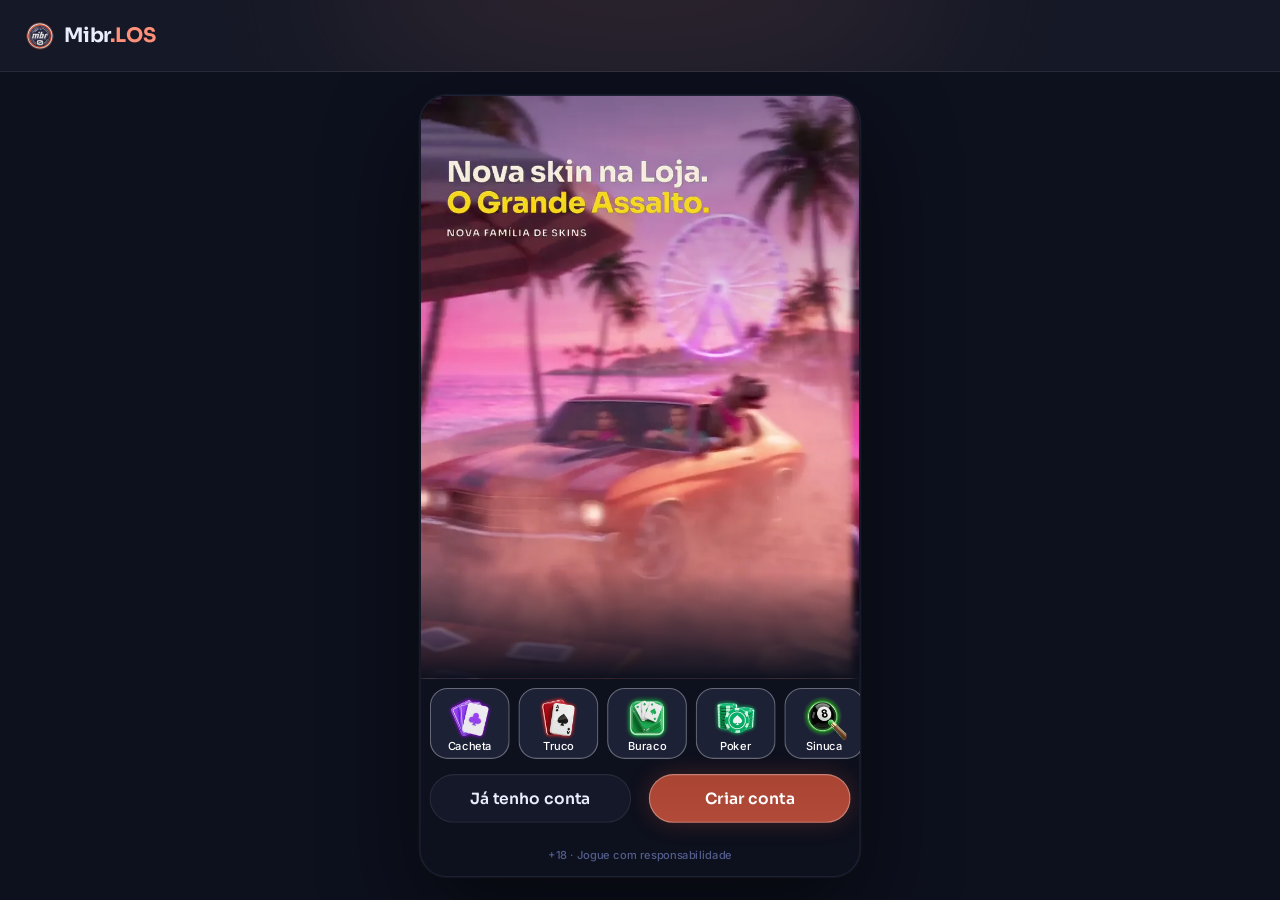
<file: index.html>
<!doctype html>
<html lang="pt-BR">
<head>
<meta charset="utf-8">
<meta name="viewport" content="width=device-width, initial-scale=1, viewport-fit=cover, user-scalable=no">
<meta name="robots" content="noindex, nofollow">
<meta name="theme-color" content="#141e2a">
<meta name="mobile-web-app-capable" content="yes">
<meta name="apple-mobile-web-app-capable" content="yes">
<meta name="apple-mobile-web-app-status-bar-style" content="black-translucent">
<title>Mibr.LOS · protótipo</title>
<link rel="icon" href="assets/ui/logo_icon.webp">
<link rel="preconnect" href="https://fonts.googleapis.com">
<link rel="preconnect" href="https://fonts.gstatic.com" crossorigin>
<link rel="stylesheet" href="https://fonts.googleapis.com/css2?family=Inter:wght@400;500;600;700&family=Sora:wght@600;700;800&display=swap">
<link rel="stylesheet" href="css/tokens.css?v=mibrlos-11261813">
<link rel="stylesheet" href="css/ui.css?v=mibrlos-11261813">
<link rel="stylesheet" href="css/screens.css?v=mibrlos-11261813">
<link rel="stylesheet" href="css/game.css?v=mibrlos-11261813">
<link rel="stylesheet" href="css/desk.css?v=mibrlos-11261813">
<link rel="stylesheet" href="css/missoes.css?v=mibrlos-11261813">
</head>
<body>
<svg width="0" height="0" style="position:absolute" aria-hidden="true">
  <defs><clipPath id="hexclip" clipPathUnits="objectBoundingBox"><path id="hexpath" d=""/></clipPath></defs>
  <symbol id="s-E" viewBox="0 0 16 20"><path d="M8 0C5 4 0 7.5 0 11.5C0 14 2 16 4.5 16C5.7 16 6.8 15.5 7.5 14.7C7.3 16.6 6.5 18.3 5 20H11C9.5 18.3 8.7 16.6 8.5 14.7C9.2 15.5 10.3 16 11.5 16C14 16 16 14 16 11.5C16 7.5 11 4 8 0Z"/></symbol>
  <symbol id="s-C" viewBox="0 0 20 18.4"><path d="M10 18.35L8.55 17.03C3.4 12.36 0 9.28 0 5.5C0 2.420 2.42 0 5.5 0C7.24 0 8.91 0.81 10 2.09C11.09 0.81 12.76 0 14.5 0C17.58 0 20 2.42 20 5.5C20 9.28 16.6 12.36 11.45 17.04L10 18.35Z"/></symbol>
  <symbol id="s-O" viewBox="0 0 15 20"><path d="M7.5 0L15 10L7.5 20L0 10L7.5 0Z"/></symbol>
  <symbol id="s-P" viewBox="0 0 18 18.5"><path d="M9 0C11.3 0 13.2 1.9 13.2 4.2C13.2 5 13 5.7 12.6 6.3C13 6.2 13.4 6.1 13.8 6.1C16.1 6.1 18 8 18 10.3C18 12.6 16.1 14.5 13.8 14.5C12.5 14.5 11.3 13.9 10.5 12.9C10.7 14.9 11.6 16.8 13.1 18.5H4.9C6.4 16.8 7.3 14.9 7.5 12.9C6.7 13.9 5.5 14.5 4.2 14.5C1.9 14.5 0 12.6 0 10.3C0 8 1.9 6.1 4.2 6.1C4.6 6.1 5 6.2 5.4 6.3C5 5.7 4.8 5 4.8 4.2C4.8 1.9 6.7 0 9 0Z"/></symbol>
  <symbol id="i-copy" viewBox="0 0 448 512"><path d="M208 0H332.1c12.7 0 24.9 5.1 33.9 14.1l67.9 67.9c9 9 14.1 21.2 14.1 33.9V336c0 26.5-21.5 48-48 48H208c-26.5 0-48-21.5-48-48V48c0-26.5 21.5-48 48-48zM48 128h80v64H64V448H256V416h64v48c0 26.5-21.5 48-48 48H48c-26.5 0-48-21.5-48-48V176c0-26.5 21.5-48 48-48z"/></symbol>
  <symbol id="i-share" viewBox="0 0 448 512"><path d="M352 224c53 0 96-43 96-96s-43-96-96-96s-96 43-96 96c0 4 .2 8 .7 11.9l-94.1 47C145.4 170.2 121.9 160 96 160c-53 0-96 43-96 96s43 96 96 96c25.9 0 49.4-10.2 66.6-26.9l94.1 47c-.5 3.9-.7 7.8-.7 11.9c0 53 43 96 96 96s96-43 96-96s-43-96-96-96c-25.9 0-49.4 10.2-66.6 26.9l-94.1-47c.5-3.9 .7-7.8 .7-11.9s-.2-8-.7-11.9l94.1-47C302.6 213.8 326.1 224 352 224z"/></symbol>
  <symbol id="i-wa" viewBox="0 0 448 512"><path d="M380.9 97.1C339 55.1 283.2 32 223.9 32c-122.4 0-222 99.6-222 222 0 39.1 10.2 77.3 29.6 111L0 480l117.7-30.9c32.4 17.7 68.9 27 106.1 27h.1c122.3 0 224.1-99.6 224.1-222 0-59.3-25.2-115-67.1-157zm-157 341.6c-33.2 0-65.7-8.9-94-25.7l-6.7-4-69.8 18.3L72 359.2l-4.4-7c-18.5-29.4-28.2-63.3-28.2-98.2 0-101.7 82.8-184.5 184.6-184.5 49.3 0 95.6 19.2 130.4 54.1 34.8 34.9 56.2 81.2 56.1 130.5 0 101.8-84.9 184.6-186.6 184.6zm101.2-138.2c-5.5-2.8-32.8-16.2-37.9-18-5.1-1.9-8.8-2.8-12.5 2.8-3.7 5.6-14.3 18-17.6 21.8-3.2 3.7-6.5 4.2-12 1.4-32.6-16.3-54-29.1-75.5-66-5.7-9.8 5.7-9.1 16.3-30.3 1.8-3.7.9-6.9-.5-9.7-1.4-2.8-12.5-30.1-17.1-41.2-4.5-10.8-9.1-9.3-12.5-9.5-3.2-.2-6.9-.2-10.6-.2-3.7 0-9.7 1.4-14.8 6.9-5.1 5.6-19.4 19-19.4 46.3 0 27.3 19.9 53.7 22.6 57.4 2.8 3.7 39.1 59.7 94.8 83.8 35.2 15.2 49 16.5 66.6 13.9 10.7-1.6 32.8-13.4 37.4-26.4 4.6-13 4.6-24.1 3.2-26.4-1.3-2.5-5-3.9-10.5-6.6z"/></symbol>
  <symbol id="i-pen" viewBox="0 0 512 512"><path d="M362.7 19.3L314.3 67.7 444.3 197.7l48.4-48.4c25-25 25-65.5 0-90.5L453.3 19.3c-25-25-65.5-25-90.5 0zm-71 71L58.6 323.5c-10.4 10.4-18 23.3-22.2 37.4L1 481.2C-1.5 489.7 .8 498.8 7 505s15.3 8.5 23.7 6.1l120.3-35.4c14.1-4.2 27-11.8 37.4-22.2L421.7 220.3 291.7 90.3z"/></symbol>
  <symbol id="i-plus" viewBox="0 0 448 512"><path d="M256 80c0-17.7-14.3-32-32-32s-32 14.3-32 32v144H48c-17.7 0-32 14.3-32 32s14.3 32 32 32h144v144c0 17.7 14.3 32 32 32s32-14.3 32-32V288h144c17.7 0 32-14.3 32-32s-14.3-32-32-32H256V80z"/></symbol>
  <symbol id="i-chev-l" viewBox="0 0 320 512"><path d="M9.4 233.4c-12.5 12.5-12.5 32.8 0 45.3l192 192c12.5 12.5 32.8 12.5 45.3 0s12.5-32.8 0-45.3L77.3 256 246.6 86.6c12.5-12.5 12.5-32.8 0-45.3s-32.8-12.5-45.3 0l-192 192z"/></symbol>
  <symbol id="i-chev-r" viewBox="0 0 320 512"><path d="M310.6 233.4c12.5 12.5 12.5 32.8 0 45.3l-192 192c-12.5 12.5-32.8 12.5-45.3 0s-12.5-32.8 0-45.3L242.7 256 73.4 86.6c-12.5-12.5-12.5-32.8 0-45.3s32.8-12.5 45.3 0l192 192z"/></symbol>
  <symbol id="i-chev-l-light" viewBox="0 0 320 512"><path d="M20.7 267.3c-6.2-6.2-6.2-16.4 0-22.6l192-192c6.2-6.2 16.4-6.2 22.6 0s6.2 16.4 0 22.6L54.6 256 235.3 436.7c6.2 6.2 6.2 16.4 0 22.6s-16.4 6.2-22.6 0l-192-192z"/></symbol>
  <symbol id="i-chev-r-light" viewBox="0 0 320 512"><path d="M299.3 244.7c6.2 6.2 6.2 16.4 0 22.6l-192 192c-6.2 6.2-16.4 6.2-22.6 0s-6.2-16.4 0-22.6L265.4 256 84.7 75.3c-6.2-6.2-6.2-16.4 0-22.6s16.4-6.2 22.6 0l192 192z"/></symbol>
  <symbol id="i-x" viewBox="0 0 384 512"><path d="M324.5 411.1c6.2 6.2 16.4 6.2 22.6 0s6.2-16.4 0-22.6L214.6 256 347.1 123.5c6.2-6.2 6.2-16.4 0-22.6s-16.4-6.2-22.6 0L192 233.4 59.5 100.9c-6.2-6.2-16.4-6.2-22.6 0s-6.2 16.4 0 22.6L169.4 256 36.9 388.5c-6.2 6.2-6.2 16.4 0 22.6s16.4 6.2 22.6 0L192 278.6 324.5 411.1z"/></symbol>
  <symbol id="i-search" viewBox="0 0 512 512"><path d="M384 208A176 176 0 1 0 32 208a176 176 0 1 0 352 0zM343.3 366C307 397.2 259.7 416 208 416C93.1 416 0 322.9 0 208S93.1 0 208 0S416 93.1 416 208c0 51.7-18.8 99-50 135.3L507.3 484.7c6.2 6.2 6.2 16.4 0 22.6s-16.4 6.2-22.6 0L343.3 366z"/></symbol>
  <symbol id="i-check" viewBox="0 0 512 512"><path d="M256 512A256 256 0 1 0 256 0a256 256 0 1 0 0 512zM369 209L241 337c-9.4 9.4-24.6 9.4-33.9 0l-64-64c-9.4-9.4-9.4-24.6 0-33.9s24.6-9.4 33.9 0l47 47L335 175c9.4-9.4 24.6-9.4 33.9 0s9.4 24.6 0 33.9z"/></symbol>
  <symbol id="i-eye" viewBox="0 0 576 512"><path d="M288 32c-80.8 0-145.5 36.8-192.6 80.6C48.6 156 17.3 208 2.5 243.7c-3.3 7.9-3.3 16.7 0 24.6C17.3 304 48.6 356 95.4 399.4C142.5 443.2 207.2 480 288 480s145.5-36.8 192.6-80.6c46.8-43.5 78.1-95.4 93-131.1c3.3-7.9 3.3-16.7 0-24.6c-14.9-35.7-46.2-87.7-93-131.1C433.5 68.8 368.8 32 288 32zM144 256a144 144 0 1 1 288 0 144 144 0 1 1 -288 0zm144-64c0 35.3-28.7 64-64 64c-7.1 0-13.9-1.2-20.3-3.3c-5.5-1.8-11.9 1.6-11.7 7.4c.3 6.9 1.3 13.8 3.2 20.7c13.7 51.2 66.4 81.6 117.6 67.9s81.6-66.4 67.9-117.6c-11.1-41.5-47.8-69.4-88.6-71.1c-5.8-.2-9.2 6.1-7.4 11.7c2.1 6.4 3.3 13.2 3.3 20.3z"/></symbol>
  <symbol id="i-send" viewBox="0 0 512 512"><path d="M498.1 5.6c10.1 7 15.4 19.1 13.5 31.2l-64 416c-1.5 9.7-7.4 18.2-16 23s-18.9 5.4-28 1.6L284 427.7l-68.5 74.1c-8.9 9.7-22.9 12.9-35.2 8.1S160 493.2 160 480V396.4c0-4 1.5-7.8 4.2-10.7L331.8 202.8c5.8-6.3 5.6-16-.4-22s-15.7-6.4-22-.7L106 360.8 17.7 316.6C7.1 311.3 .3 300.7 0 288.9s5.9-22.8 16.1-28.7l448-256c10.7-6.1 23.9-5.5 34 1.4z"/></symbol>
  <symbol id="i-star" viewBox="0 0 576 512"><path d="M316.9 18C311.6 7 300.4 0 288.1 0s-23.4 7-28.8 18L195 150.3 51.4 171.5c-12 1.8-22 10.2-25.7 21.7s-.7 24.2 7.9 32.7L137.8 329 113.2 474.7c-2 12 3 24.2 12.9 31.3s23 8 33.8 2.3l128.3-68.5 128.3 68.5c10.8 5.7 23.9 4.9 33.8-2.3s14.9-19.3 12.9-31.3L438.5 329 542.7 225.9c8.6-8.5 11.7-21.2 7.9-32.7s-13.7-19.9-25.7-21.7L381.2 150.3 316.9 18z"/></symbol>
  <symbol id="i-star-o" viewBox="0 0 576 512"><path d="M287.9 0c9.2 0 17.6 5.2 21.6 13.5l68.6 141.3 153.2 22.6c9 1.3 16.5 7.6 19.3 16.3s.5 18.1-5.9 24.5L433.6 328.4l26.2 155.6c1.5 9-2.2 18.1-9.7 23.5s-17.3 6-25.3 1.7l-137-73.2L151 509.1c-8.1 4.3-17.9 3.7-25.3-1.7s-11.2-14.5-9.7-23.5l26.2-155.6L31.1 218.2c-6.5-6.4-8.7-15.9-5.9-24.5s10.3-14.9 19.3-16.3l153.2-22.6L266.3 13.5C270.4 5.2 278.7 0 287.9 0zm0 79L235.4 187.2c-3.5 7.1-10.2 12.1-18.1 13.3L99 217.9 184.9 303c5.5 5.5 8.1 13.3 6.8 21L171.4 443.7l105.2-56.2c7.1-3.8 15.6-3.7 22.6 0l105.2 56.2L384.2 324.1c-1.3-7.7 1.2-15.5 6.8-21l85.9-85.1L358.6 200.5c-7.8-1.2-14.6-6.1-18.1-13.3L287.9 79z"/></symbol>
</svg>

<!-- desktop (js/desk.js): header largo, menu e chat ao vivo em volta da coluna 9:16 -->
<header class="dkh" id="dkh"></header>
<aside class="dkl" id="dkl" aria-label="Menu"></aside>
<aside class="dkr" id="dkr" aria-label="Chat ao vivo"></aside>

<div class="stage-wrap"><div class="phone" id="phone">
  <div class="status" aria-hidden="true"><span>9:41</span><span class="island"></span>
    <span class="icons"><svg width="18" height="12" viewBox="0 0 18 12" fill="#fff"><rect x="0" y="8" width="3" height="4" rx="1"/><rect x="5" y="5.5" width="3" height="6.5" rx="1"/><rect x="10" y="3" width="3" height="9" rx="1"/><rect x="15" y="0" width="3" height="12" rx="1"/></svg><svg width="16" height="12" viewBox="0 0 16 12" fill="#fff"><path d="M8 2.2c2.3 0 4.4.9 6 2.4l1.1-1.1A10 10 0 0 0 8 .6 10 10 0 0 0 .9 3.5L2 4.6a8.4 8.4 0 0 1 6-2.4zm0 3.3c1.4 0 2.7.5 3.7 1.4l1.1-1.1A7 7 0 0 0 8 3.9a7 7 0 0 0-4.8 1.9l1.1 1.1c1-.9 2.3-1.4 3.7-1.4zm0 3.3c.6 0 1.1.2 1.5.6L8 11 6.5 9.4c.4-.4.9-.6 1.5-.6z"/></svg><svg width="27" height="13" viewBox="0 0 27 13" fill="none"><rect x=".5" y=".5" width="23" height="12" rx="3.5" stroke="#fff" opacity=".4"/><rect x="2" y="2" width="20" height="9" rx="2" fill="#fff"/><rect x="25" y="4.5" width="1.6" height="4" rx=".8" fill="#fff" opacity=".4"/></svg></span>
  </div>
  <div class="app" id="app">
    <!-- telas do app (renderizadas pelo js/screens.js) -->
    <section class="scr" id="view"></section>

    <!-- tela de jogo: os motores (js/games.js) desenham dentro dela -->
    <section class="scr game-scr" id="scr-game" hidden>
      <header class="hud" id="hud"></header>
      <div class="jogo" id="jogo"><div class="board" id="board"></div></div>
      <nav class="mnav" id="mnav">
        <button data-g="voltar"><span class="back"><svg><use href="#i-chev-l-light"/></svg></span><span>Voltar</span></button>
        <button data-g="chat"><img class="ic" src="assets/icons/chat.webp" alt=""><span>Chat</span></button>
        <button data-g="mesa"><img class="ic" src="assets/icons/friends.webp" alt=""><span>Mesa</span></button>
        <button data-g="voz"><img class="ic" id="micIco" src="assets/icons/microphone-off.webp" alt=""><span>Voz</span></button>
        <button data-g="ajustes"><img class="ic" src="assets/icons/gear.webp" alt=""><span>Ajustes</span></button>
      </nav>
    </section>

    <div class="toast" id="toast"><span class="hint-pill" id="toastTxt"></span></div>
    <div id="sheet"></div>
    <div id="overlay"></div>
  </div>
</div></div>

<script src="js/core.js?v=mibrlos-11261813"></script>
<script src="js/ui.js?v=mibrlos-11261813"></script>
<script src="js/screens.js?v=mibrlos-11261813"></script>
<script src="js/loja.js?v=mibrlos-11261813"></script>
<script src="js/social.js?v=mibrlos-11261813"></script>
<script src="js/torneios.js?v=mibrlos-11261813"></script>
<script src="js/sala.js?v=mibrlos-11261813"></script>
<script src="js/missoes.js?v=mibrlos-11261813"></script>
<script src="js/games.js?v=mibrlos-11261813"></script>
<script src="js/sinuca.js?v=mibrlos-11261813"></script>
<script src="js/desk.js?v=mibrlos-11261813"></script>
<script src="js/boot.js?v=mibrlos-11261813"></script>
</body>
</html>
</file>
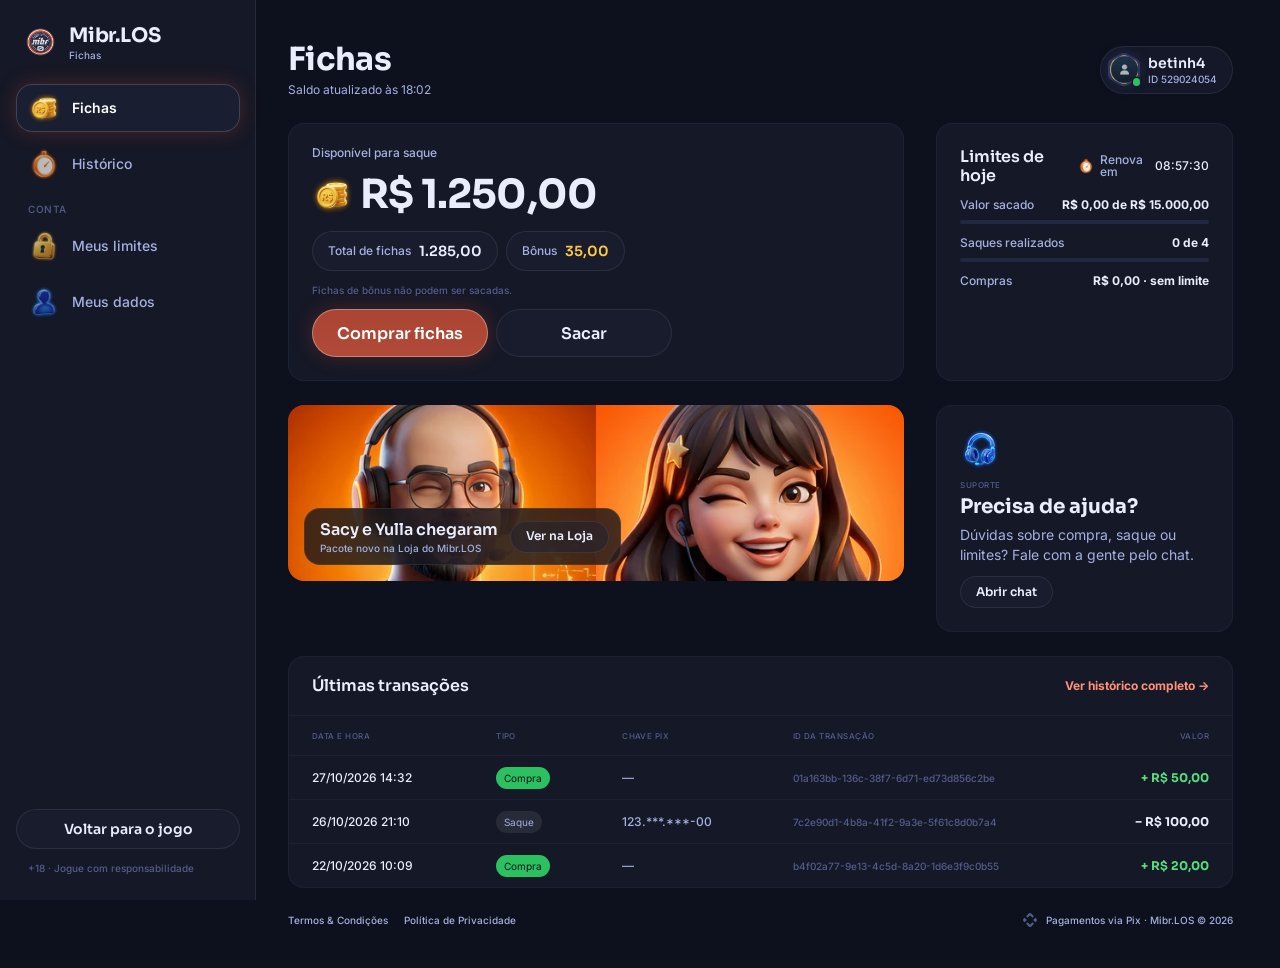
<file: fichas/index.html>
<!doctype html>
<html lang="pt-BR">
<head>
<meta charset="utf-8">
<meta name="viewport" content="width=device-width, initial-scale=1, viewport-fit=cover">
<meta name="robots" content="noindex, nofollow">
<meta name="theme-color" content="#0d101d">
<title>Fichas · Mibr.LOS</title>
<link rel="icon" href="../assets/ui/logo_icon.webp">
<link rel="preconnect" href="https://fonts.googleapis.com">
<link rel="preconnect" href="https://fonts.gstatic.com" crossorigin>
<link rel="stylesheet" href="https://fonts.googleapis.com/css2?family=Inter:wght@400;500;600;700&family=Sora:wght@600;700;800&display=swap">
<link rel="stylesheet" href="../css/tokens.css?v=20261119a">
<link rel="stylesheet" href="../css/ui.css?v=20261119a">
<link rel="stylesheet" href="fichas.css?v=20261119a">
</head>
<body>
<svg width="0" height="0" style="position:absolute" aria-hidden="true">
  <defs><clipPath id="hexclip" clipPathUnits="objectBoundingBox"><path id="hexpath" d=""/></clipPath></defs>
  <symbol id="i-chev-l-light" viewBox="0 0 320 512"><path d="M20.7 267.3c-6.2-6.2-6.2-16.4 0-22.6l192-192c6.2-6.2 16.4-6.2 22.6 0s6.2 16.4 0 22.6L54.6 256 235.3 436.7c6.2 6.2 6.2 16.4 0 22.6s-16.4 6.2-22.6 0l-192-192z"/></symbol>
  <symbol id="i-x" viewBox="0 0 384 512"><path d="M324.5 411.1c6.2 6.2 16.4 6.2 22.6 0s6.2-16.4 0-22.6L214.6 256 347.1 123.5c6.2-6.2 6.2-16.4 0-22.6s-16.4-6.2-22.6 0L192 233.4 59.5 100.9c-6.2-6.2-16.4-6.2-22.6 0s-6.2 16.4 0 22.6L169.4 256 36.9 388.5c-6.2 6.2-6.2 16.4 0 22.6s16.4 6.2 22.6 0L192 278.6 324.5 411.1z"/></symbol>
  <symbol id="i-check" viewBox="0 0 448 512"><path d="M438.6 105.4c12.5 12.5 12.5 32.8 0 45.3l-256 256c-12.5 12.5-32.8 12.5-45.3 0l-128-128c-12.5-12.5-12.5-32.8 0-45.3s32.8-12.5 45.3 0L160 338.7 393.4 105.4c12.5-12.5 32.8-12.5 45.3 0z"/></symbol>
  <symbol id="i-copy" viewBox="0 0 448 512"><path d="M208 0H332.1c12.7 0 24.9 5.1 33.9 14.1l67.9 67.9c9 9 14.1 21.2 14.1 33.9V336c0 26.5-21.5 48-48 48H208c-26.5 0-48-21.5-48-48V48c0-26.5 21.5-48 48-48zM48 128h80v64H64V448H256V416h64v48c0 26.5-21.5 48-48 48H48c-26.5 0-48-21.5-48-48V176c0-26.5 21.5-48 48-48z"/></symbol>
  <symbol id="i-pix" viewBox="0 0 24 24"><path d="M6.1 6.3 10.1 2.3a2.7 2.7 0 0 1 3.8 0l4 4-2.3 2.3-2.9-2.9a1 1 0 0 0-1.4 0L8.4 8.6 6.1 6.3zm11.8 11.4-4 4a2.7 2.7 0 0 1-3.8 0l-4-4 2.3-2.3 2.9 2.9a1 1 0 0 0 1.4 0l2.9-2.9 2.3 2.3zM2.3 10.1l1.6-1.6L7.4 12l-3.5 3.5-1.6-1.6a2.7 2.7 0 0 1 0-3.8zm19.4 0a2.7 2.7 0 0 1 0 3.8l-1.6 1.6-3.5-3.5 3.5-3.5 1.6 1.6z"/></symbol>
</svg>

<div class="fx">
  <aside class="side" id="side" aria-label="Menu"></aside>
  <div class="main">
    <header class="mtop" id="mtop"></header>
    <main class="page" id="page"></main>
    <footer class="foot" id="foot"></footer>
  </div>
</div>
<div class="veil" id="veil" hidden><section class="drawer" id="drawer" role="dialog" aria-modal="true"></section></div>
<div class="toast" id="toast"><span class="hint-pill" id="toastTxt"></span></div>

<script src="fichas.js?v=20261119a"></script>
</body>
</html>
</file>
<file: css/tokens.css>
/* Mibr.LOS · tokens do DS EstrelaGames (Rjx31bgpOt4m1U8DVKyWtd · modo Mibr.LOS), valores resolvidos 1:1 */
:root{
  color-scheme: dark;
  /* background */
  --bg-default:#0d101d; --bg-subtle:#151826; --bg-strong:#1d2135; --bg-raised:#222742; --bg-inset:#010101; --bg-highlight:#ffffff14; --bg-chrome:#151826; --bg-divider:#222742; --bg-band:#00000052;
  --bga-default-50:#0d101d80; --bga-default-75:#0d101dbf; --bga-subtle-50:#15182680; --bga-subtle-75:#151826bf;
  --bga-strong-25:#1d213540; --bga-strong-50:#1d213580; --bga-strong-75:#1d2135bf;
  --bga-secondary-16:#ff917a29; --bga-secondary-32:#ff917a52; --bga-accent-12:#ffc8411f;
  /* border */
  --border-muted:#ffffff14; --border-default:#1d2135; --border-strong:#2f365d; --border-focus:#aa4433;
  --border-hl-top:#ffffff29; --border-gold-top:#fdd3cae5; --border-gold-bottom:#aa44335c;
  /* text */
  --text-default:#eaedfc; --text-muted:#a5b1e2; --text-link:#ff917a; --text-subtle:#535d8c; --text-disabled:#3b4370;
  --text-brand:#ff917a; --text-success:#52de7e; --text-error:#ff6b6e; --text-prize:#ffc841;
  --text-on-color:#ffffff; --text-on-color-muted:#ffffffd9; --text-on-color-subtle:#ffffffb2; --text-on-light:#0d101d;
  /* system */
  --sys-info:#d0361d; --sys-success:#2cc160; --sys-success-strong:#8cf0a9; --sys-warning:#ffbe2e; --sys-error:#ef4452;
  --sysa-success-25:#2cc16040; --sysa-error-25:#ef445240; --sysa-info-25:#3b74f540;
  --notification-error:#ef4452;
  /* effects */
  --hl-subtle:#ffffff29; --hl:#ffffff52; --hl-strong:#ffffff7a;
  --shadow-faint:#0000001f; --shadow-subtle:#0000003d; --shadow:#00000066; --shadow-strong:#00000080;
  --glow-info:#aa443352; --glow-accent:#ffbe2e52; --glow-success:#52de7ea3; --glow-gold:#ff917a52; --glow-blue:#ff917a; --glow-red:#ff6b6e;
  /* surfaces */
  --surface-card-top:#151826; --surface-card-bottom:#0d101d; --surface-elevated-top:#222742; --surface-elevated-bottom:#151826;
  /* buttons */
  --btn-primary-top:#aa4433; --btn-primary-bg:#b14a38; --btn-secondary-border:#d0361d;
  --btn-disabled-top:#222742; --btn-disabled-bg:#222742; --btn-disabled-text:#3b4370;
  /* tabs */
  --tab-default-text:#a5b1e2; --tab-container:#1d2135; --input-border:#1d2135;
  --tab-padrao:#aa4433; --tab-padrao-tint:#aa44333d; --tab-rosa:#e93d82; --tab-rosa-tint:#e93d823d;
  /* games */
  --game-truco:#e5484d; --game-paulista:#3b74f5; --game-cacheta:#8752f2; --game-tranca:#2cc160; --game-buraco:#1f9a4a;
  --game-poker:#0fa968; --game-sinuca:#2fa35a; --game-todos:#d0361d; --game-domino:#14b8a6; --game-dama:#f76b15; --game-xadrez:#5b6cff;
  --game-paulista-tint:#3b74f53d; --game-truco-tint:#e5484d3d; --game-cacheta-tint:#8752f23d; --game-buraco-tint:#1f9a4a3d; --game-poker-tint:#0fa9683d; --game-sinuca-tint:#2fa35a3d;
  /* crew */
  --crew-engenheiro:#4fb3ff; --crew-comandante:#f5c542; --crew-piloto:#ff5a36; --crew-navegador:#e86bff; --crew-explorador:#4dffb8;
  --crew-bar:#ff9f43; --crew-reis:#34d399; --crew-nobru:#3d8bff; --crew-inhui:#ff4fb0;
  /* famílias da página Skins (mesma cor da chamada do Truco) */
  --crew-laje:#ff7f50; --crew-portaria:#3ddc84; --crew-live:#b45cff; --crew-feira:#ffa62b; --crew-navalha:#ff4fb0; --crew-varzea:#5be37d; --crew-oficina:#3db8ff; --crew-posto:#ff3b4a; --crew-fliper:#a45cff; --crew-grau:#4fa3ff; --crew-palpite:#f2b233; --crew-assalto:#ff4fa3;
  /* stake / table */
  --stake-padrao-top:#70281b; --stake-padrao-bottom:#39150f; --stake-iniciante-top:#1f9a4a; --stake-iniciante-bottom:#1f502c;
  --table-card-top:#1f5a4a; --table-card-bottom:#0f2e2a; --table-stake:#ffc841;
  --plus-bg:#52de7e; --plus-icon:#0d101d;
  --btn-success-top:#52de7e; --btn-success-bg:#1f9a4a; /* DS button-glass ☰ Type=Success (Comprar) */
  /* cards */
  --card-face:#ffffff; --card-border:#9ea2a4; --suit-red:#c72c3d; --suit-black:#141922; --back-top:#89382a; --back-bottom:#4f130a;
  /* seat timer */
  --seat-timer-track:#ffffff1f; --seat-timer:#d0361d;
  /* type */
  --f-display:"Sora", "Inter", system-ui, sans-serif;
  --f-ui:"Inter", system-ui, -apple-system, sans-serif;
  --f-call:"Industry", "Sora", sans-serif;
  /* marca · Mibr.LOS (sobrescreve) */
  --back-top:#70281b; --back-bottom:#151826; --btn-primary-text:#ffffff; --crew-nobru:#D0361D; --crew-inhui:#D0361D; --crew-yulla:#FF917A;
}
/* estilos de texto do DS */
.t-d3xl{font:700 64px/1.2 var(--f-display);letter-spacing:-.02em}
.t-d2xl{font:700 48px/1.2 var(--f-display);letter-spacing:-.02em}
.t-dxl{font:700 40px/1.2 var(--f-display);letter-spacing:-.02em}
.t-dl{font:700 32px/1.2 var(--f-display);letter-spacing:-.02em}
.t-dm{font:700 24px/1.2 var(--f-display);letter-spacing:-.01em}
.t-ds{font:700 20px/1.2 var(--f-display);letter-spacing:-.01em}
.t-dxs{font:600 16px/1.2 var(--f-display)}
.t-d2xs{font:600 14px/1.2 var(--f-display)}
.t-d3xs{font:600 12px/1.2 var(--f-display)}
.t-hm{font:700 20px/1.2 var(--f-ui)}
.t-ll{font:500 16px/1 var(--f-ui)} .t-lm{font:500 14px/1 var(--f-ui)} .t-ls{font:500 12px/1 var(--f-ui)} .t-lxs{font:500 10px/1 var(--f-ui)} .t-l2xs{font:500 8px/1 var(--f-ui)}
.t-link{font:700 12px/1.5 var(--f-ui)}
.t-p2xl{font:400 20px/1.5 var(--f-ui)} .t-pm{font:400 14px/1.5 var(--f-ui)} .t-ps{font:400 12px/1.5 var(--f-ui)}
</file>
<file: css/ui.css>
/* EstrelaGames · base + componentes do DS (Apple Gamer Style · Glass). Medidas 1:1 com o Figma (frame 375). */
*{box-sizing:border-box}
html,body{height:100%;margin:0}
body{background:#05080c;color:var(--text-default);font-family:var(--f-ui);-webkit-font-smoothing:antialiased;overflow:hidden;-webkit-text-size-adjust:100%}
button{font:inherit;color:inherit;border:0;background:none;padding:0;margin:0;cursor:pointer;-webkit-tap-highlight-color:transparent;text-align:inherit}
button:focus-visible,[role="button"]:focus-visible{outline:2px solid var(--border-focus);outline-offset:2px}
/* cards clicáveis são div[role=button]: o WebKit (iPhone) não estica os filhos de um <button> com flex */
[role="button"]{cursor:pointer;-webkit-tap-highlight-color:transparent;-webkit-user-select:none;user-select:none;outline:0}
input{font:inherit;color:inherit;border:0;background:none;outline:0;padding:0;margin:0;min-width:0}
img,video{display:block;max-width:100%;user-select:none;-webkit-user-drag:none}
video::-webkit-media-controls,video::-webkit-media-controls-start-playback-button,video::-webkit-media-controls-overlay-play-button{display:none!important;-webkit-appearance:none} /* sem botão de play: os vídeos são fundo */
svg{display:block}
[hidden]{display:none!important}
.ic{flex:none;object-fit:contain;pointer-events:none}

/* ---------- aparelho ---------- */
.stage-wrap{position:fixed;inset:0;display:flex;align-items:center;justify-content:center}
.phone{position:relative;width:375px;height:812px;background:var(--bg-subtle);overflow:hidden;border-radius:48px;box-shadow:0 0 0 10px #0c1016,0 0 0 11px #2a3340,0 40px 80px rgba(0,0,0,.6);transform-origin:center;display:flex;flex-direction:column}
.status{position:relative;flex:none;height:44px;display:flex;align-items:center;justify-content:space-between;padding:0 26px 0 32px;font:600 15px/1 var(--f-ui);background:var(--bg-subtle);z-index:60;pointer-events:none}
.status .island{position:absolute;left:50%;top:10px;width:118px;height:32px;margin-left:-59px;border-radius:20px;background:#000}
.status .icons{display:flex;gap:6px;align-items:center}
.app{position:relative;flex:1;min-height:0;overflow:hidden}
@media (max-width:520px){
  .phone{width:100vw;height:100vh;height:100dvh;border-radius:0;box-shadow:none;transform:none!important}
  .status{display:none}
  .app{padding-top:env(safe-area-inset-top,0px)}
}
.scr{position:absolute;inset:0;display:flex;flex-direction:column;background:var(--bg-subtle);overflow:hidden}
.app>.scr{top:env(safe-area-inset-top,0px)}
@media (min-width:521px){.app>.scr{top:0}}
.scroll{flex:1;min-height:0;overflow-y:auto;overflow-x:hidden;-webkit-overflow-scrolling:touch;scrollbar-width:none;overscroll-behavior:contain}
.scroll::-webkit-scrollbar,.hscroll::-webkit-scrollbar{display:none}
/* linha com rolagem lateral: sem clip, sangra até a borda da tela (regra Oct 26) */
.hscroll{display:flex;overflow-x:auto;overflow-y:visible;scrollbar-width:none;margin:0 -8px;padding:0 8px;scroll-padding:0 8px;-webkit-overflow-scrolling:touch}

/* ---------- ícones 3D ---------- */
.i16{width:16px;height:16px}.i20{width:20px;height:20px}.i24{width:24px;height:24px}.i28{width:28px;height:28px}.i32{width:32px;height:32px}.i36{width:36px;height:36px}.i40{width:40px;height:40px}.i48{width:48px;height:48px}

/* ---------- header-game (Mobile · Glass) ---------- */
.hdr{position:relative;flex:none;height:64px;display:flex;align-items:center;gap:4px;padding:8px 12px;background:var(--bg-subtle);overflow:hidden;z-index:20}
.hdr::before{content:"";position:absolute;left:48px;top:-70px;width:280px;height:140px;border-radius:50%;background:var(--glow-blue);filter:blur(60px);opacity:.15;pointer-events:none}
.hdr .side{position:relative;flex:1;min-width:0;display:flex;align-items:center;gap:4px}
.hdr .logo{width:24px;height:36px;display:grid;place-items:center;flex:none}
.hdr .logo img{width:25px;height:24px}
.cpill{flex:1;min-width:0;height:34px;display:flex;align-items:center;gap:2px;padding:4px;border-radius:999px;background:linear-gradient(90deg,#52de7e1a,#1d213506),var(--bga-strong-50);box-shadow:inset 0 0 0 1px var(--border-muted);overflow:hidden}
.cpill.bonus{padding:4px 8px 4px 4px;background:linear-gradient(90deg,#1d213506,#ffc8411a),var(--bga-strong-50)}
.cpill .ic{width:24px;height:24px}
.cpill .t{flex:1;min-width:0;display:flex;flex-direction:column;gap:2px;text-align:left}
.cpill .t small{font:500 8px/1 var(--f-ui);color:var(--text-muted)}
.cpill .t b{font:700 12px/10px var(--f-ui);color:var(--text-default);white-space:nowrap;overflow:hidden;text-overflow:ellipsis}
.cpill.bonus .t b{color:var(--text-prize)}
.cpill .plus{width:20px;height:20px;border-radius:10px;background:var(--plus-bg);display:grid;place-items:center;flex:none}
.cpill .plus svg{width:12px;height:12px;fill:var(--plus-icon)}
/* saldo com seta: abre o dropdown (DS header-game ◉ Expanded) */
.cpill .chev{width:20px;height:20px;display:grid;place-items:center;flex:none}
.cpill .chev svg{width:10px;height:10px;fill:var(--text-muted);transform:rotate(90deg);transition:transform .2s}
.cpill.open{box-shadow:inset 0 0 0 1px var(--border-strong)} .cpill.open .chev svg{transform:rotate(-90deg)}
.hdr .hbuy{flex:1;min-width:0}
/* dropdown do saldo (DS balance-panel) · celular: preso embaixo do header */
.baldrop{position:absolute;left:0;right:0;top:64px;bottom:0;z-index:45;background:var(--bga-default-75);animation:fade .15s both}
.balp{display:flex;flex-direction:column;gap:16px;max-height:100%;overflow:auto;padding:16px 16px 24px;background:var(--bg-subtle);border-radius:0 0 24px 24px;box-shadow:inset 0 -1px 0 var(--hl-subtle),0 16px 40px rgba(0,0,0,.4);animation:balIn .22s cubic-bezier(.2,.8,.2,1) both}
@keyframes balIn{from{transform:translateY(-12px);opacity:0}}
.balp .top{display:flex;justify-content:space-between;align-items:center}
.balp .top small{font:500 12px/1.2 var(--f-ui);color:var(--text-muted)}
.balp .tv{display:flex;align-items:center;gap:4px}
.balp .eye,.balp .x{display:grid;place-items:center;width:28px;height:28px}
.balp .eye svg{width:20px;height:20px;fill:var(--text-muted)}
.balp .x svg{width:12px;height:12px;fill:var(--text-muted);transform:rotate(-90deg)}
.balp .rows{display:flex;flex-direction:column;gap:12px}
.balp .kv{display:flex;justify-content:space-between;gap:12px;font:400 14px/1.4 var(--f-ui);color:var(--text-muted)}
.balp .kv b{font-weight:400;color:var(--text-default);font-variant-numeric:tabular-nums;text-align:right}
.balp hr{border:0;height:1px;background:var(--border-muted);margin:0}
.balp .acts{display:flex;gap:12px} .balp .acts .btn{flex:1}
/* Bônus Fidelidade (DS _loyalty-bonus): Resgatar quando tem valor · Juntando com a seta que abre as regras */
.fid{display:flex;flex-direction:column;gap:12px;padding:8px 12px 8px 8px;border-radius:24px;background:var(--bga-strong-50);box-shadow:inset 0 0 0 1px var(--border-muted)}
.fid.ready{flex-direction:row;align-items:center;gap:8px}
.fid .ic{width:28px;height:28px;flex:none}
.fid .t{flex:1;min-width:0;display:flex;flex-direction:column;gap:2px;text-align:left}
.fid .t b{font:400 14px/1.3 var(--f-ui);color:var(--text-default)}
.fid .t small{font:500 10px/1.2 var(--f-ui);color:var(--text-muted)}
.fid .v{font:400 14px/1 var(--f-ui);font-variant-numeric:tabular-nums}
.fid .row{display:flex;align-items:center;gap:8px;width:100%}
.fid .chev{width:20px;height:20px;display:grid;place-items:center;flex:none}
.fid .chev svg{width:10px;height:10px;fill:var(--text-muted);transform:rotate(90deg);transition:transform .2s}
.fid.open{border-radius:16px;padding:8px 12px 12px 8px} .fid.open .chev svg{transform:rotate(-90deg)}
.fid .more{display:flex;flex-direction:column;gap:12px}
.fid .wk{display:flex;flex-direction:column;gap:4px;padding:12px;border-radius:12px;background:var(--bga-default-50);box-shadow:inset 0 0 0 1px var(--border-muted)}
.fid .wk small{font:500 12px/1.2 var(--f-ui);color:var(--text-muted)}
.fid .wk b{font:700 20px/1.2 var(--f-display);color:var(--text-prize);font-variant-numeric:tabular-nums}
.fid p{margin:0;font:400 12px/1.5 var(--f-ui);color:var(--text-muted)}
.fid .kv{font-size:12px}
.hbell{position:relative;width:36px;height:36px;border-radius:18px;background:var(--bga-strong-50);box-shadow:inset 0 0 0 1px var(--border-muted);display:grid;place-items:center;flex:none}
.hbell .ic{width:28px;height:28px}
.hbell i{position:absolute;left:28px;top:0;width:8px;height:8px;border-radius:50%;background:var(--notification-error)}
.hbell i[hidden]{display:none}

/* ---------- header-avatar (hexágono com borda da tripulação) ---------- */
.hav{position:relative;display:inline-block;flex:none;width:var(--w,44px);height:var(--h,48px)}
.hav .gl{position:absolute;left:-4.5%;top:0;width:109%;aspect-ratio:1;border-radius:50%;background:var(--cc);filter:blur(calc(var(--w,44px) * .16));opacity:.45;pointer-events:none}
.hav .hx{position:absolute;inset:0;-webkit-clip-path:url(#hexclip);clip-path:url(#hexclip);background:var(--cc)}
.hav .hx img{position:absolute;inset:2px;width:calc(100% - 4px);height:calc(100% - 4px);object-fit:cover;object-position:center top;-webkit-clip-path:url(#hexclip);clip-path:url(#hexclip);background:var(--bg-raised)}
.hav .on{position:absolute;left:77%;top:75%;width:23%;aspect-ratio:1;border-radius:50%;background:var(--sys-success);box-shadow:0 0 0 1.5px var(--bg-subtle)}
.hav.xs{--w:24px;--h:26px}.hav.s{--w:32px;--h:35px}.hav.m{--w:44px;--h:48px}.hav.l{--w:56px;--h:60px}
.hav.xs .hx img,.hav.s .hx img{inset:1.5px;width:calc(100% - 3px);height:calc(100% - 3px)}
.hav.empty{height:var(--w)}
.hav.empty .av0{position:absolute;inset:4.5%;width:91%;height:91%}
.hav.empty .add{position:absolute;left:63.6%;top:63.6%;width:27.3%;height:27.3%;border-radius:50%;background:var(--plus-bg);box-shadow:0 0 0 1.2px var(--bg-subtle);display:grid;place-items:center}
.hav.empty .add svg{width:58%;height:58%;fill:var(--plus-icon)}

/* ---------- avatar circular (avatar-estrela-games) ---------- */
.av{position:relative;display:inline-block;vertical-align:middle;flex:none;width:var(--s,48px);height:var(--s,48px);border-radius:50%;background:linear-gradient(180deg,var(--surface-elevated-top),var(--surface-elevated-bottom));box-shadow:inset 0 0 0 var(--bw,2px) #ffffff29}
.av img{position:absolute;inset:var(--bw,2px);width:calc(100% - 2*var(--bw,2px));height:calc(100% - 2*var(--bw,2px));border-radius:50%;object-fit:cover;object-position:center top}
.av.s{--s:32px;--bw:1px}.av.m{--s:48px;--bw:2px}.av.l{--s:80px;--bw:3px}.av.xl{--s:120px;--bw:4px}
.av .lvl{position:absolute;left:50%;bottom:-4px;transform:translateX(-50%);padding:1px 6px;border-radius:999px;background:var(--bg-raised);box-shadow:0 0 0 2px var(--bg-default);font:600 12px/14px var(--f-display);white-space:nowrap}
.av.empty .ph{position:absolute;inset:25%;width:50%;height:50%;fill:#ffffff52}
.av .addb{position:absolute;left:63.3%;top:63.3%;width:36.7%;height:36.7%;border-radius:50%;background:var(--plus-bg);display:grid;place-items:center;box-shadow:0 0 0 3px var(--bg-subtle)}
.av .addb svg{width:50%;height:50%;fill:#fff}

/* ---------- navbar-glass ---------- */
.nav{position:absolute;left:16px;right:16px;bottom:calc(12px + env(safe-area-inset-bottom,0px));height:64px;display:flex;align-items:stretch;padding:4px;border-radius:24px;background:var(--bga-strong-75);box-shadow:inset 0 0 0 1px var(--border-muted);-webkit-backdrop-filter:blur(24px);backdrop-filter:blur(24px);z-index:30}
.nav>button{position:relative;flex:1;min-width:0;display:flex;flex-direction:column;align-items:center;justify-content:center;border-radius:20px}
.nav>button .ic{width:32px;height:32px;opacity:.75}
.nav>button>span{font:500 10px/1 var(--f-ui);color:var(--text-subtle);white-space:nowrap}
.nav>button.on{flex:none;width:104px;justify-content:flex-end;gap:2px;padding-bottom:6px;background:var(--bga-secondary-16);box-shadow:inset 0 0 0 1px var(--hl-subtle),0 0 20px var(--glow-info)}
.nav>button.on .ic{position:absolute;left:28px;top:-14px;width:48px;height:48px;opacity:1}
.nav>button.on .lr{width:100%;display:flex;align-items:center;justify-content:space-between;padding:0 8px}
.nav>button.on .lr span{font:500 10px/1 var(--f-ui);color:var(--text-on-color)}
.nav .lr i{width:16px;height:16px;display:grid;place-items:center}
.nav .lr svg{width:10px;height:16px;fill:var(--text-on-color)}

/* ---------- game-block ---------- */
.gb{position:relative;flex:none;width:72px;height:64px;border-radius:16px;display:flex;flex-direction:column;align-items:center;justify-content:center;padding:4px 0;background:var(--tab-container);box-shadow:inset 0 0 0 1px var(--hl);font:500 10px/1 var(--f-ui);color:var(--text-on-color);white-space:nowrap}
.gb .ic{width:40px;height:40px}
.gb.on{justify-content:flex-end;padding:0 0 6px;background:var(--gc);box-shadow:0 4px 12px var(--gs,transparent)}
.gb.on .ic{position:absolute;left:50%;top:-12px;width:60px;height:60px;margin-left:-30px}
.gb .lk{position:absolute;right:4px;top:4px;width:14px;height:14px;opacity:.8}
.gb.on .lk{display:none}
.games-row{gap:8px;padding-top:12px;margin-top:-12px}
.games-row .gb{width:72px}

/* ---------- tabs ---------- */
.tabs{display:flex;gap:2px;height:44px;padding:4px;border-radius:12px;background:var(--bg-raised);box-shadow:inset 0 0 0 1px var(--input-border)}
.tabs>button{position:relative;flex:1;min-width:0;height:34px;border-radius:8px;display:flex;align-items:center;justify-content:center;padding:8px 16px;font:500 12px/1 var(--f-ui);color:var(--tab-default-text);white-space:nowrap}
.tabs>button.on{background:var(--tc-tint);font:700 12px/18px var(--f-ui);color:var(--text-default)}
.tabs>button.on::after{content:"";position:absolute;left:50%;bottom:0;width:24px;height:3px;margin-left:-12px;border-radius:2px;background:var(--tc);box-shadow:0 0 8px var(--tc)}
.tabs>button .lk{font:500 9px/1 var(--f-ui);margin-left:4px;opacity:.7}
.tabs{--tc:var(--tab-padrao);--tc-tint:var(--tab-padrao-tint)}
.tabs.t-azul{--tc:var(--game-paulista);--tc-tint:var(--game-paulista-tint)}
.tabs.t-vermelha{--tc:var(--game-truco);--tc-tint:var(--game-truco-tint)}
.tabs.t-roxa{--tc:var(--game-cacheta);--tc-tint:var(--game-cacheta-tint)}
.tabs.t-verde{--tc:var(--game-buraco);--tc-tint:var(--game-buraco-tint)}
.tabs.t-rosa{--tc:var(--tab-rosa);--tc-tint:var(--tab-rosa-tint)}

/* ---------- button-glass ---------- */
.btn{display:inline-flex;align-items:center;justify-content:center;gap:8px;white-space:nowrap;transition:transform .12s,filter .12s;flex:none}
.btn:active{transform:scale(.97)}
.btn.l{height:48px;padding:0 24px;border-radius:24px;font:600 16px/1.2 var(--f-display)}
.btn.m{height:40px;padding:0 20px;border-radius:20px;font:600 14px/1.2 var(--f-display)}
.btn.s{height:32px;padding:0 16px;border-radius:16px;font:600 12px/1.2 var(--f-display)}
.btn.xl{height:56px;padding:0 24px;border-radius:28px;font:600 16px/1.2 var(--f-display)}
.btn.m44{height:44px;border-radius:22px}
.btn.pri{background:linear-gradient(180deg,var(--btn-primary-top),var(--btn-primary-bg));box-shadow:inset 0 0 0 1px var(--hl),0 0 20px var(--glow-info);color:var(--btn-primary-text)}
.btn.sec{background:var(--bga-strong-50);box-shadow:inset 0 0 0 1px var(--border-muted);color:var(--text-default)}
.btn.ok{background:linear-gradient(180deg,var(--btn-success-top),var(--btn-success-bg));box-shadow:inset 0 0 0 1px var(--hl),0 0 20px var(--glow-success);color:#fff}
.btn:disabled,.btn.dis{background:var(--btn-disabled-bg);box-shadow:none;color:var(--btn-disabled-text);pointer-events:none}
.btn.danger-txt{background:none;box-shadow:none;color:var(--text-error);font:500 14px/1 var(--f-ui)}
.btn.fill{flex:1;min-width:0}
.btn.wide{width:100%}
.btn .ic{width:20px;height:20px}

/* ---------- button-icon ---------- */
.bicon{width:40px;height:40px;border-radius:20px;display:grid;place-items:center;flex:none;background:var(--bga-strong-50);box-shadow:inset 0 0 0 1px var(--border-muted)}
.bicon .ic{width:24px;height:24px}
.bicon.s{width:32px;height:32px;border-radius:16px}.bicon.s .ic{width:20px;height:20px}
.bicon svg{width:14px;height:14px;fill:var(--text-default)}
.bicon.s28{width:28px;height:28px;border-radius:14px}.bicon.s28 svg{width:16px;height:16px}

/* ---------- tag ---------- */
.tag{display:inline-flex;align-items:center;gap:4px;padding:2px 8px;border-radius:999px;font:400 12px/18px var(--f-ui);white-space:nowrap;flex:none}
.tag.neutral{background:#ffffff14;color:var(--text-muted)}
.tag.gold{padding:3px 8px;background:#ff917a29;color:#fff;box-shadow:inset 0 0 0 1px #fdd3ca8c}
.tag.success{background:var(--sys-success);color:var(--bg-default)}
.tag.danger{background:var(--sys-error);color:var(--text-default)}
.tag.info{background:var(--sys-info);color:var(--text-default)}
.tag.live{background:var(--sys-error);color:var(--text-default)}
.tag.beginner{background:var(--game-buraco);color:var(--text-default)}

/* ---------- section-title ---------- */
.stitle{display:flex;align-items:center;justify-content:space-between;gap:16px}
.stitle .tx{flex:1;min-width:0;display:flex;flex-direction:column;gap:2px}
.stitle b{font:700 20px/1.2 var(--f-display);letter-spacing:-.01em}
.stitle small{font:500 12px/1 var(--f-ui);color:var(--text-muted)}
.trow{display:flex;align-items:center;justify-content:space-between;gap:8px}
.trow b{font:600 14px/1.2 var(--f-display)}
.trow small{font:500 10px/1 var(--f-ui);color:var(--text-subtle)}

/* ---------- page-top ---------- */
.ptop{flex:none;display:flex;align-items:center;justify-content:space-between;gap:8px;padding:8px;min-height:45px}
.ptop .l{display:flex;align-items:center;gap:8px;min-width:0}
.ptop .back{width:28px;height:28px;border-radius:14px;display:grid;place-items:center;background:var(--bga-strong-50);box-shadow:inset 0 0 0 1px var(--border-muted);flex:none}
.ptop .back svg{width:10px;height:16px;fill:var(--text-default)}
.ptop .tx{display:flex;flex-direction:column;min-width:0}
.ptop .tx b{font:600 16px/1.2 var(--f-display);white-space:nowrap;overflow:hidden;text-overflow:ellipsis}
.ptop .tx small{display:flex;align-items:center;gap:4px;font:500 10px/1 var(--f-ui);color:var(--text-muted)}
.ptop .tx small i{width:6px;height:6px;border-radius:50%;background:var(--sys-success)}

/* ---------- input-search / input ---------- */
.search{display:flex;align-items:center;gap:8px;height:40px;padding:0 16px 0 12px;border-radius:20px;background:var(--bga-strong-50);box-shadow:inset 0 0 0 1px var(--border-muted)}
.search svg{width:16px;height:16px;fill:var(--text-muted);flex:none}
.search input{flex:1;font:500 12px/1 var(--f-ui);color:var(--text-default)}
.search input::placeholder{color:var(--text-muted)}
.field{display:flex;flex-direction:column;gap:8px}
.field>label{font:500 14px/1 var(--f-ui);color:var(--text-default)}
.field .box{display:flex;align-items:center;gap:8px;height:40px;padding:8px 12px;border-radius:12px;background:var(--bga-strong-50);box-shadow:inset 0 0 0 1px var(--border-muted)}
.field .box:focus-within{box-shadow:inset 0 0 0 1px var(--border-focus)}
.field .box input{flex:1;font:400 14px/1.5 var(--f-ui);color:var(--text-default)}
.field .box input::placeholder{color:var(--text-disabled)}
.field .box button svg{width:20px;height:20px;fill:var(--text-muted)}

/* ---------- otp ---------- */
.otp{display:flex;gap:8px;justify-content:center}
.otp .bx{width:48px;height:56px;border-radius:12px;background:#ffffff14;display:grid;place-items:center;font:700 24px/1.2 var(--f-display);color:var(--text-default);box-shadow:inset 0 0 0 1px var(--border-muted)}
.otp .bx.act{background:#ffffff1f;box-shadow:inset 0 0 0 2px var(--border-focus),0 0 12px var(--glow-info)}
.otp .bx.act::after{content:"";width:2px;height:24px;background:var(--border-focus);animation:blink 1s steps(1) infinite}
@keyframes blink{50%{opacity:0}}
.otp-in{position:absolute;opacity:0;pointer-events:none;width:1px;height:1px}

/* ---------- progress ---------- */
.prog{height:4px;border-radius:999px;background:#ffffff1f;overflow:hidden;flex:1}
.prog i{display:block;height:100%;border-radius:inherit;background:var(--tab-padrao);transition:width .3s}

/* ---------- stake-pill ---------- */
.stakes{position:relative;height:128px;overflow:hidden;margin:0 -8px}
.stakes .track{position:absolute;top:8px;left:50%;transform:translateX(-50%);display:flex;align-items:center;gap:8px;height:112px}
.sp{position:relative;flex:none;display:flex;flex-direction:column;border-radius:16px;padding:4px 4px 0;background:linear-gradient(180deg,var(--surface-elevated-top),var(--surface-card-bottom));box-shadow:inset 0 0 0 1px #ffffff29,0 16px 40px var(--shadow);transition:width .25s,height .25s}
.sp .st{position:relative;flex:1;align-self:stretch;border-radius:12px;display:flex;flex-direction:column;align-items:center;justify-content:center;gap:4px;background:linear-gradient(180deg,var(--stake-padrao-top),var(--stake-padrao-bottom));box-shadow:inset 0 0 0 1px var(--hl-subtle),inset 0 2px 8px var(--shadow)}
.sp .v{display:flex;align-items:center;gap:4px;font:600 14px/1.2 var(--f-display);white-space:nowrap}
.sp .v .ic{width:14px;height:14px}
.sp .q{position:absolute;top:4px;right:4px;display:flex;align-items:center;gap:3px;padding:2px 5px;border-radius:8px;background:var(--bga-strong-50);font:500 8px/1 var(--f-ui);white-space:nowrap}
.sp .q::before{content:"";width:5px;height:5px;border-radius:50%;background:var(--sys-success)}
.sp .tg{padding:2px 6px;border-radius:6px;background:var(--bga-strong-50);font:500 8px/1 var(--f-ui);color:var(--text-success)}
.sp .ft{flex:none;display:flex;align-items:center;justify-content:center;gap:3px;padding:4px 0 5px;white-space:nowrap}
.sp .ft small{font:500 8px/1 var(--f-ui);color:var(--text-muted)}
.sp .ft b{font:500 8px/1 var(--f-ui)}
.sp.ini .st{background:linear-gradient(180deg,var(--stake-iniciante-top),var(--stake-iniciante-bottom))}
.sp.S{width:68px;height:68px;padding:4px}
.sp.S .q,.sp.S .ft,.sp.S .tg{display:none}
.sp.M{width:88px;height:88px}
.sp.M .v{font:600 16px/1.2 var(--f-display)} .sp.M .v .ic{width:18px;height:18px}
.sp.L{width:112px;height:112px}
.sp.L .v{font:700 20px/1.2 var(--f-display);letter-spacing:-.01em} .sp.L .v .ic{width:24px;height:24px}
.sp.L .ft b{font:500 10px/1 var(--f-ui)}
.sp.on{box-shadow:inset 0 0 0 2px var(--btn-secondary-border),0 0 20px var(--glow-info)}
.sp.on .st{background:linear-gradient(180deg,var(--btn-primary-top),var(--btn-primary-bg))}
.sp.on.ini .st{background:linear-gradient(180deg,var(--stake-iniciante-top),var(--stake-iniciante-bottom))}
.stake-grid{display:grid;grid-template-columns:repeat(3,minmax(0,1fr));gap:12px}
.stake-grid .sp{width:auto;height:88px}

/* ---------- table-glass (mesa aberta) ---------- */
.tg-row{display:grid;grid-template-columns:repeat(2,minmax(0,1fr));gap:16px 8px}
.tgl{position:relative;height:92px;border-radius:46px;padding:4px;display:flex;background:linear-gradient(180deg,var(--surface-elevated-top),var(--surface-card-bottom));box-shadow:inset 0 0 0 1px #ffffff29,0 16px 40px var(--shadow);text-align:left}
.tgl .felt{flex:1;align-self:stretch;min-width:0;display:flex;align-items:center;padding:10px 12px 6px 70px;border-radius:41px;background:linear-gradient(180deg,var(--table-card-top),var(--table-card-bottom));box-shadow:inset 0 0 0 1px var(--hl-subtle),inset 0 2px 8px var(--shadow)}
.tgl .vals{display:flex;flex-direction:column;gap:4px;min-width:0}
.tgl .vals b{font:600 14px/1.2 var(--f-display);color:var(--table-stake);white-space:nowrap}
.tgl .vals small{font:500 10px/1 var(--f-ui);color:#ffffffb2;white-space:nowrap}
.tgl .seats{display:flex;align-items:center;gap:2px;height:20px}
.tgl .seats .pl{display:flex}
.tgl .seats .pl span{width:20px;height:20px;border-radius:10px;overflow:hidden;background:var(--cc);margin-right:-6px;box-shadow:0 0 0 1px var(--table-card-bottom)}
.tgl .seats .pl span img{width:100%;height:100%;object-fit:cover;object-position:center top}
.tgl .seats em{font:600 12px/14px var(--f-display);font-style:normal;margin-left:8px}
.tgl .tab{position:absolute;left:50%;top:-8px;transform:translateX(-50%);padding:2px 8px;border-radius:8px;background:var(--surface-elevated-top);box-shadow:inset 0 0 0 1px var(--border-muted);font:500 10px/12px var(--f-ui);color:var(--text-subtle);white-space:nowrap}
.tgl .deck{position:absolute;left:14px;top:25px;width:52px;height:52px}
.tgl.locked .felt>*{opacity:.55}
.tgl.pool{border-radius:16px}
.tgl.pool .felt{border-radius:12px;position:relative;overflow:hidden;background:linear-gradient(180deg,#2fa35a,#145c32)}
.tgl.pool .felt::before{content:"";position:absolute;left:30%;top:0;bottom:0;border-left:1px solid #ffffff29}
.tgl.pool .pk{position:absolute;width:10px;height:10px;border-radius:50%;background:#000000b2;box-shadow:inset 0 0 0 1px #ffffff1f}

/* ---------- action-tile ---------- */
.atile{width:80px;height:64px;border-radius:16px;display:flex;flex-direction:column;align-items:center;justify-content:center;background:var(--bga-strong-50);box-shadow:inset 0 0 0 1px var(--border-muted);font:600 14px/1.2 var(--f-display);flex:none}
.atile .ic{width:28px;height:28px}

/* ---------- bottom sheet (sheet glass) ---------- */
.veil{position:absolute;inset:0;z-index:50;background:var(--bga-default-75);display:flex;align-items:flex-end;animation:fade .2s both}
.bsheet{position:relative;width:100%;max-height:calc(100% - 24px);display:flex;flex-direction:column;align-items:stretch;gap:12px;padding:8px 12px calc(24px + env(safe-area-inset-bottom,0px));border-radius:24px 24px 0 0;background:var(--bg-subtle);box-shadow:inset 0 1px 0 var(--hl-subtle),0 16px 40px var(--shadow);animation:up .28s cubic-bezier(.2,.9,.3,1) both;overflow:hidden}
.bsheet.g16{gap:16px}
.bsheet .handle{width:36px;height:4px;border-radius:2px;background:var(--border-muted);align-self:center;flex:none}
.bsheet .scroll{margin:0 -12px;padding:0 12px}
.sh-h{display:flex;align-items:center;gap:12px;flex:none}
.sh-h>.ic{width:36px;height:36px}
.sh-h .tx{flex:1;min-width:0;display:flex;flex-direction:column;gap:2px}
.sh-h .tx b{font:600 16px/1.2 var(--f-display)}
.sh-h .tx small{font:500 10px/1.2 var(--f-ui);color:var(--text-subtle)}
.sh-h .tx small.ok{display:flex;align-items:center;gap:6px;color:var(--sys-success)}
.sh-h .tx small.ok::before{content:"";width:8px;height:8px;border-radius:50%;background:var(--sys-success)}
.xbtn{width:32px;height:32px;border-radius:16px;display:grid;place-items:center;background:var(--bga-strong-50);box-shadow:inset 0 0 0 1px var(--border-muted);flex:none}
.xbtn svg{width:14px;height:14px;fill:var(--text-default)}
@keyframes up{from{transform:translateY(100%)}to{transform:none}}
@keyframes fade{from{opacity:0}}
@keyframes pop{from{transform:scale(.3);opacity:0}}

/* ---------- hint (pílula) / toast ---------- */
.hint-pill{display:inline-flex;align-items:center;gap:4px;padding:4px 12px;border-radius:999px;background:var(--bga-strong-75);box-shadow:inset 0 0 0 1px var(--hl-subtle);font:500 10px/1.2 var(--f-ui);color:var(--text-default);white-space:nowrap;-webkit-backdrop-filter:blur(12px);backdrop-filter:blur(12px)}
.toast{position:absolute;left:50%;top:72px;transform:translate(-50%,-8px);opacity:0;transition:opacity .2s,transform .2s;z-index:90;pointer-events:none;max-width:calc(100% - 32px)}
.toast .hint-pill{font-size:11px;padding:6px 14px;white-space:normal;text-align:center}
.toast.show{opacity:1;transform:translate(-50%,0)}

/* ---------- list / cells ---------- */
.cell{display:flex;flex-direction:column;gap:2px;padding:8px;border-radius:12px;background:var(--bga-strong-50);box-shadow:inset 0 0 0 1px var(--border-muted);min-width:0;flex:1}
.cell small{font:500 10px/1 var(--f-ui);color:var(--text-subtle)}
.cell b{font:600 14px/1.2 var(--f-display);white-space:nowrap}
.card-raised{border-radius:16px;background:var(--bg-raised)}
.muted{color:var(--text-muted)}.subtle{color:var(--text-subtle)}.prize{color:var(--text-prize)}.ok{color:var(--text-success)}.err{color:var(--text-error)}

@media (prefers-reduced-motion: reduce){*,*::before,*::after{animation-duration:.01ms!important;animation-iteration-count:1!important;transition-duration:.01ms!important}}
</file>
<file: css/screens.css>
/* EstrelaGames · layout das telas (frames do Figma · arquivo WkFIFdpiEMFdsQUZqbs5JA) */

/* ---------- Onboarding · M01 Boas-vindas ---------- */
.ob1{background:var(--bg-default)}
.ob1 .hero{position:relative;flex:1;min-height:0;overflow:hidden;background:#05080c}
.ob1 .hero video{position:absolute;inset:0;width:100%;height:100%;object-fit:cover;object-position:center top}
.ob1 .hero::after{content:"";position:absolute;left:0;right:0;bottom:0;height:96px;background:linear-gradient(180deg,#0d101d00,var(--bg-default));pointer-events:none}
.ob1 .bottom{flex:none;display:flex;flex-direction:column;gap:2px;padding-bottom:env(safe-area-inset-bottom,0px)}
.ob1 .copy{padding:8px 8px 0}
.ob1 .copy .hscroll{gap:8px}
.ob1 .acts{display:flex}
.ob1 .acts>div{flex:1;min-width:0;padding:12px 8px;display:flex}
.ob1 .acts .btn{flex:1}
.ob1 .legal{margin:0;padding:10px 0 14px;text-align:center;font:500 10px/1 var(--f-ui);color:var(--text-subtle)}

/* ---------- Onboarding · M02–M05 cadastro ---------- */
.ob{padding:12px 8px calc(24px + env(safe-area-inset-bottom,0px));gap:24px}
.ob .obtop{flex:none;display:flex;align-items:center;gap:12px}
.ob .obtop .back{width:32px;height:32px;border-radius:16px;display:grid;place-items:center;background:var(--bga-strong-50);box-shadow:inset 0 0 0 1px var(--border-muted);flex:none}
.ob .obtop .back svg{width:10px;height:16px;fill:var(--text-default)}
.ob .obtop span{font:500 12px/1 var(--f-ui);color:var(--text-muted);flex:none}
.ob .obc{flex:1;min-height:0;display:flex;flex-direction:column;justify-content:space-between;gap:24px;overflow-y:auto;scrollbar-width:none}
.ob .obc::-webkit-scrollbar{display:none}
.ob .obtx{display:flex;flex-direction:column;gap:8px}
.ob h1{margin:0;font:700 32px/1.2 var(--f-display);letter-spacing:-.02em}
.ob .obtx p{margin:0;font:400 14px/1.5 var(--f-ui);color:var(--text-muted)}
.ob .form{display:flex;flex-direction:column;gap:20px}
.ob .obft{display:flex;flex-direction:column;gap:12px;flex:none}
.ob .note{margin:0;font:500 10px/1.4 var(--f-ui);color:var(--text-subtle);text-align:center}
.ob .note a{color:var(--text-link);text-decoration:none}
.ob .resend{display:flex;align-items:center;justify-content:space-between;gap:8px;font:500 14px/1 var(--f-ui);color:var(--text-muted)}
.ob .checks{display:flex;flex-direction:column;gap:10px}
.ob .checks div{display:flex;align-items:center;gap:8px;font:500 12px/1 var(--f-ui);color:var(--text-subtle)}
.ob .checks svg{width:16px;height:16px;fill:var(--text-disabled)}
.ob .checks div.on{color:var(--text-default)}
.ob .checks div.on svg{fill:var(--sys-success)}
.ob .avatar-pick{display:flex;justify-content:center}
.ob .avatar-pick .av{box-shadow:inset 0 0 0 3px var(--btn-secondary-border),0 0 20px var(--glow-info)}
.ob .avail{display:flex;align-items:center;gap:6px;font:500 12px/1 var(--f-ui);color:var(--text-success)}
.ob .avail svg{width:14px;height:14px;fill:currentColor}
.ob .avail.err{color:var(--text-error)}
.ob .sugs{display:flex;flex-wrap:wrap;align-items:center;gap:8px}
.ob .sugs .sl{font:500 10px/1 var(--f-ui);color:var(--text-muted)}
.ob .sugs .tag{cursor:pointer;font:600 12px/14px var(--f-display);padding:4px 10px}

/* ---------- Lobby (Home sem skin) ---------- */
.lobby .glowtop{position:absolute;left:48px;top:-70px;width:280px;height:140px;border-radius:50%;background:var(--glow-blue);filter:blur(60px);opacity:.22;pointer-events:none;z-index:0}
.lobby .content{position:relative;display:flex;flex-direction:column;gap:12px;padding:12px 8px 96px}
.lobby .modos{display:flex;align-items:center;gap:8px}
.lobby .modos .tabs{flex:1;min-width:0}
.lobby .sec{display:flex;flex-direction:column;gap:8px}
.lobby .sec.open{gap:16px}
.lobby .soon-note{margin:-4px 0 0;font:500 12px/1.4 var(--f-ui);color:var(--text-subtle);text-align:center;padding:0 16px}

/* ---------- Home com skin (Jogos) ---------- */
.home{gap:12px}
.home .stage{position:relative;flex:1;min-height:0;margin:0 8px;border-radius:12px;overflow:hidden;background:#0b1220;box-shadow:inset 0 0 0 1px var(--border-strong)}
.home .stage video{position:absolute;inset:0;width:100%;height:100%;object-fit:cover;object-position:center top}
.home .stage .shade{position:absolute;left:0;right:0;bottom:0;height:320px;background:linear-gradient(180deg,#15182600,var(--bg-subtle));pointer-events:none}
.home .stage .ct{position:absolute;inset:0;display:flex;flex-direction:column;justify-content:space-between;gap:8px;padding:8px 8px calc(90px + env(safe-area-inset-bottom,0px))}
.home .stage .gl{display:flex;flex-direction:column;gap:8px;width:70px;min-height:0;overflow-y:auto;padding-top:12px;margin-top:-12px;scrollbar-width:none}
.home .stage .gl::-webkit-scrollbar{display:none}
.home .stage .gl .gb{width:70px;flex:none}
.home .stage .gl .gb:not(.on){background:#1d2135b8;-webkit-backdrop-filter:blur(12px);backdrop-filter:blur(12px)}
.home .stage .acts{display:flex;gap:8px;align-items:center}
.home .stage .acts .btn{flex:1;height:64px;border-radius:24px;font:600 16px/1.2 var(--f-display)}
.home .stage .acts .atile{-webkit-backdrop-filter:blur(12px);backdrop-filter:blur(12px)}
/* lobby (sem skin): Treino ao lado do Jogar, igual à Home com skin (Figma M01/D01, 03/11) */
.lobby .sec .acts{display:flex;gap:8px;align-items:center}
.lobby .sec .acts .btn{flex:1;height:64px;border-radius:24px;font:600 16px/1.2 var(--f-display)}
.home .rw-hint{position:absolute;left:50%;top:72px;transform:translateX(-50%);z-index:25}

/* ---------- fila (partida rápida / mesa) ---------- */
.qslots{display:grid;gap:8px}
.qslot{height:96px;border-radius:12px;background:var(--bga-strong-50);box-shadow:inset 0 0 0 1px var(--border-muted);display:flex;flex-direction:column;align-items:center;justify-content:center;gap:6px;font:500 10px/1 var(--f-ui);color:var(--text-subtle);min-width:0;padding:0 4px;text-align:center}
.qslot.filled{color:var(--text-default)}
.qslot .spin{width:28px;height:28px;border-radius:50%;border:3px solid var(--border-muted);border-top-color:var(--btn-primary-top);animation:spin 1s linear infinite}
.qslot b{font:500 10px/1.2 var(--f-ui);max-width:100%;overflow:hidden;text-overflow:ellipsis;white-space:nowrap}
@keyframes spin{to{transform:rotate(360deg)}}
.qcount{font:700 64px/1 var(--f-display);text-align:center;text-shadow:0 0 24px var(--glow-info)}
.qinfo{margin:0;font:500 12px/1.4 var(--f-ui);color:var(--text-muted);text-align:center}

/* ---------- Loja ---------- */
.pg-top{flex:none;display:flex;flex-direction:column;gap:2px}
.loja .content,.pack .content,.diamantes .content{display:flex;flex-direction:column;gap:16px;padding:0 8px calc(24px + env(safe-area-inset-bottom,0px))} /* sem navbar: a Loja abre pelo botão da Home */
.chips{gap:8px;padding:4px 8px}
.chip{flex:none;height:36px;display:flex;align-items:center;gap:6px;padding:0 12px 0 8px;border-radius:12px;background:var(--bga-strong-50);box-shadow:inset 0 0 0 1px var(--border-muted);font:500 12px/1 var(--f-ui);color:var(--text-default);white-space:nowrap}
.chip .ic{width:20px;height:20px}
.chip.on{background:var(--bga-secondary-16);box-shadow:inset 0 0 0 1.5px var(--btn-secondary-border),0 0 12px var(--glow-info);color:var(--text-on-color)}
.chip.big{height:40px}.chip.big .ic{width:24px;height:24px}
/* skin-pack-card */
.spk{position:relative;display:flex;flex-direction:column;text-align:left;width:100%}
.spk.L{height:176px;justify-content:space-between;padding:12px;border-radius:20px;overflow:hidden;background-color:var(--skin-art-base,#222742);background-size:cover;box-shadow:inset 0 0 0 1px var(--border-muted)}
.spk.L::before{content:"";position:absolute;inset:0;background:linear-gradient(180deg,#22274200 45%,#222742 100%);pointer-events:none}
.spk.L>*{position:relative}
.spk.L .top{display:flex;gap:8px}
.spk.L .info{display:flex;align-items:center;justify-content:space-between;gap:12px}
.spk.L .info .tx{display:flex;flex-direction:column;min-width:0}
.spk.L .info b{font:600 16px/1.2 var(--f-display)}
.spk.L .info small{font:500 10px/1 var(--f-ui);color:var(--text-muted)}
.spk .tag{font-size:12px}
.spk.S{gap:6px}
.spk.S .art{position:relative;height:96px;border-radius:16px;overflow:hidden;background-color:#222742;background-size:cover;box-shadow:inset 0 0 0 1px var(--border-muted)}
.spk.S .art::before{content:"";position:absolute;inset:0;background:linear-gradient(180deg,#22274200 45%,#222742d9 100%)}
.spk.S .art .tag{position:absolute;left:6px;top:6px;padding:2px 8px}
.spk.S .art .price{position:absolute;right:6px;bottom:6px;padding:3px 8px;border-radius:999px;background:var(--bga-strong-75);box-shadow:inset 0 0 0 1px var(--border-muted);font:500 10px/1 var(--f-ui);-webkit-backdrop-filter:blur(12px);backdrop-filter:blur(12px)}
.spk.S .art .lock{position:absolute;left:50%;top:28px;width:40px;height:40px;margin-left:-20px}
.spk.S.blocked .art{background:var(--bga-strong-75)}
.spk.S.blocked.t1 .art{background:linear-gradient(180deg,#e93d8214,#3a2a6440),var(--bga-strong-75)}
.spk.S.blocked.t2 .art{background:linear-gradient(180deg,#1fb6e814,#22274240),var(--bga-strong-75)}
.spk.S.blocked .art::before{display:none}
.spk.S .tx{display:flex;flex-direction:column;padding-left:2px}
.spk.S .tx b{font:700 12px/1.5 var(--f-ui)}
.spk.S .tx small{font:500 8px/1 var(--f-ui);color:var(--text-muted)}
.packs{display:flex;flex-direction:column;gap:12px;padding:4px 0 8px}
.pgrid{display:grid;grid-template-columns:repeat(3,minmax(0,1fr));gap:12px 8px}
.loja .note{margin:0;font:500 12px/1 var(--f-ui);color:var(--text-muted);line-height:1.3}
.decks{display:grid;grid-template-columns:repeat(2,minmax(0,1fr));gap:12px}
.deckc{display:flex;flex-direction:column;align-items:center;gap:12px;padding:16px 12px;border-radius:16px;background:var(--bga-strong-50);box-shadow:inset 0 0 0 1px var(--border-muted)}
.deckc.on{box-shadow:inset 0 0 0 2px var(--btn-secondary-border),0 0 12px var(--glow-info)}
.deckc .dk{position:relative;width:64px;height:88px}
.deckc b{font:600 14px/1.2 var(--f-display);text-align:center}
/* página do pacote */
.pk-box{display:flex;flex-direction:column;gap:16px;padding:20px 16px;border-radius:16px;background:var(--bg-subtle)}
.pk-box.unl{gap:12px;padding-bottom:24px}
.crew-rows{display:flex;flex-direction:column;gap:16px}
.crew-row{display:flex;gap:4px}
.crew-row>div{flex:1;min-width:0;display:flex;flex-direction:column;align-items:center;gap:6px}
.crew-row>div small{font:500 10px/1 var(--f-ui);color:var(--text-muted);white-space:nowrap;overflow:hidden;text-overflow:ellipsis;max-width:100%}
.crew-row.duo{gap:12px}
.crew-row.duo>div{gap:8px}
.crew-row.duo>div small{font:500 12px/1 var(--f-ui)}
.uopt{display:flex;align-items:center;gap:12px;padding:12px 16px 12px 12px;border-radius:12px;background:var(--bg-raised);text-align:left;width:100%}
.uopt .ic{width:40px;height:40px}
.uopt .tx{flex:1;min-width:0;display:flex;flex-direction:column;gap:2px}
.uopt .tx b{font:500 14px/1 var(--f-ui)}
.uopt .tx small{font:500 10px/1.2 var(--f-ui);color:var(--text-muted)}
.uopt .pr{font:600 16px/1.2 var(--f-display)}
.uopt .pg{display:flex;flex-direction:column;align-items:flex-end;gap:6px;width:72px}
.uopt .pg b{font:600 14px/1.2 var(--f-display)}
.uopt .pg .tr{width:72px;height:6px;border-radius:3px;background:var(--bg-inset);overflow:hidden}
.uopt .pg .tr i{display:block;height:100%;border-radius:3px;background:var(--sys-success)}
.uopt.owned{box-shadow:inset 0 0 0 1px var(--sys-success)}
/* sheet desbloqueado / você ganhou */
.unlock{align-items:center;gap:16px;padding:8px 16px calc(32px + env(safe-area-inset-bottom,0px))}
.unlock .hero{position:relative;width:343px;max-width:100%;height:208px;flex:none}
.unlock .hero .av{position:absolute;margin-left:calc(var(--s) / -2)} /* left = 50% + deslocamento: centro da imagem, em qualquer largura */
.unlock h2{margin:0;font:700 24px/1.2 var(--f-display);letter-spacing:-.01em;text-align:center}
.unlock p{margin:0;font:500 14px/1.15 var(--f-ui);color:var(--text-muted);text-align:center}
.unlock .row{display:flex;gap:12px;width:100%}
.unlock .row .btn{flex:1}
/* character picker */
.picker{padding:0 8px calc(16px + env(safe-area-inset-bottom,0px));gap:12px}
.picker .stg{position:relative;flex:1;min-height:200px;border-radius:20px;overflow:hidden;background:#0b1220;box-shadow:inset 0 0 0 1px var(--border-muted);display:flex;flex-direction:column;justify-content:flex-end;padding:12px}
.picker .stg video{position:absolute;inset:0;width:100%;height:100%;object-fit:cover;object-position:center top}
.picker .stg::before{content:"";position:absolute;inset:0;background:linear-gradient(180deg,#1d213500 50%,var(--bg-subtle) 100%);pointer-events:none;z-index:1}
.picker .arrow{position:absolute;top:50%;width:36px;height:36px;margin-top:-18px;border-radius:18px;display:grid;place-items:center;background:var(--bga-strong-75);box-shadow:inset 0 0 0 1px var(--border-muted);-webkit-backdrop-filter:blur(12px);backdrop-filter:blur(12px);z-index:2}
.picker .arrow svg{width:10px;height:16px;fill:var(--text-default)}
.picker .arrow.p{left:8px}.picker .arrow.n{right:8px}
.picker .ident{position:relative;z-index:2;display:flex;flex-direction:column;gap:2px}
.picker .ident b{font:700 20px/1.2 var(--f-display);letter-spacing:-.01em;text-transform:uppercase}
.picker .ident small{display:flex;align-items:center;gap:6px;font:500 10px/1.2 var(--f-ui);color:var(--text-muted)}
.picker .ident small i{width:8px;height:8px;border-radius:50%;background:var(--btn-secondary-border);flex:none}
.picker .crew{flex:none;display:flex;align-items:center;justify-content:center;gap:12px;height:56px}
.picker .crew button{width:48px;height:48px;border-radius:24px;overflow:hidden;background:var(--cc);box-shadow:inset 0 0 0 1px var(--border-muted);opacity:.55;flex:none;transition:all .2s}
.picker .crew button img{width:100%;height:100%;object-fit:cover;object-position:center top}
.picker .crew button.on{width:56px;height:56px;border-radius:28px;opacity:1;box-shadow:0 0 0 2.5px var(--btn-secondary-border),0 0 14px var(--glow-info)} /* seleção = ação: azul do DS, igual ao Figma */
.picker .acts{flex:none;display:flex;gap:8px}
.picker .acts .btn{flex:1}

/* ---------- Batalhas ---------- */
/* ---------- Torneios (opt-in) ---------- */
.tor .content{display:flex;flex-direction:column;gap:16px;padding:16px 16px 112px}
.tor .ttl{display:flex;flex-direction:column;gap:4px}
.tor .ttl h1{margin:0;font:700 24px/1.2 var(--f-display);letter-spacing:-.01em}
.tor .ttl p{margin:0;font:500 14px/1.15 var(--f-ui);color:var(--text-muted)}
.tor .hscroll{margin:0 -16px;padding:12px 16px 0;margin-top:-12px;gap:8px}
.tlist{display:flex;flex-direction:column;gap:16px}
/* tournament-card-estrela-games · borda e pano da table-glass, abas na borda de cima (prêmio no meio, status à esquerda, Infos à direita) */
.tcard{position:relative;display:flex;width:100%;padding:4px;border-radius:40px;background:linear-gradient(180deg,var(--surface-elevated-top),var(--surface-card-bottom));box-shadow:inset 0 0 0 1px #ffffff29,0 16px 40px var(--shadow);text-align:left}
.tcard .felt{flex:1;min-width:0;height:72px;display:flex;align-items:center;gap:12px;padding:8px 16px 8px 20px;border-radius:36px;background:linear-gradient(180deg,var(--table-card-top),var(--table-card-bottom));box-shadow:inset 0 0 0 1px var(--hl-subtle),inset 0 2px 8px var(--shadow)}
.tcard .jg{display:flex;flex-direction:column;align-items:center;gap:2px;flex:none}
.tcard .jg>.ic{width:40px;height:40px}
.tcard .jg small{display:flex;align-items:center;gap:2px;font:500 10px/1 var(--f-ui);color:var(--text-on-color-subtle)}
.tcard .jg small .ic,.tcard .tm .ic{width:12px;height:12px}
.tcard .info{flex:1;min-width:0;display:flex;flex-direction:column;gap:2px}
.tcard .info>b{font:600 14px/1.2 var(--f-display);white-space:nowrap;overflow:hidden;text-overflow:ellipsis}
.tcard .info>small{font:500 12px/1.2 var(--f-ui);color:var(--text-on-color-subtle);white-space:nowrap;overflow:hidden;text-overflow:ellipsis}
.tcard .tm{display:flex;align-items:center;gap:4px;font:500 12px/1.2 var(--f-ui);color:var(--text-on-color-subtle);white-space:nowrap}
.tcard .tm b{font:600 12px/14px var(--f-display);color:var(--text-default);font-variant-numeric:tabular-nums}
.tcard .tm b.live{color:var(--text-error)}
.tcard .ac{display:flex;flex-direction:column;align-items:center;gap:4px;flex:none}
.tcard .ac small{font:500 10px/1 var(--f-ui);color:var(--text-on-color-subtle);white-space:nowrap}
.tcard .ac small b{font-weight:500;color:var(--text-success)}
.tcard .tb{position:absolute;top:-10px;display:flex;align-items:center;gap:4px;padding:2px 12px;border-radius:10px;background:var(--surface-elevated-top);box-shadow:inset 0 0 0 1px var(--border-muted);font:500 12px/16px var(--f-ui);color:var(--text-on-color-subtle);white-space:nowrap}
.tcard .tb.pz{left:50%;transform:translateX(-50%)}
.tcard .tb.pz b{font:600 12px/16px var(--f-display);color:var(--table-stake)}
.tcard .tb.inf{right:40px;padding:2px 8px;color:var(--text-link)}
.tcard .st{position:absolute;left:40px;top:-11px;display:flex}
.tcard.end .jg>.ic{opacity:.56}
.tcard.end .info>b{color:var(--text-on-color-subtle)}
.tag.live i{width:6px;height:6px;border-radius:50%;background:currentColor}
.tempty .ec{width:96px;height:96px;border-radius:50%;display:grid;place-items:center;background:var(--bga-strong-50)}
.tempty .ec .ic{width:56px;height:56px}
/* sheet do torneio · Regras / Prêmios / Ranking */
.tsh .thead{display:flex;align-items:center;gap:12px}
.tsh .thead .gm{width:56px;height:56px;border-radius:16px;display:grid;place-items:center;background:var(--gt);flex:none}
.tsh .thead .gm .ic{width:40px;height:40px}
.tsh .thead .tx{flex:1;min-width:0;display:flex;flex-direction:column;gap:4px}
.tsh .thead b{font:700 20px/1.2 var(--f-display);letter-spacing:-.01em}
.tsh .thead small{font:500 12px/1.2 var(--f-ui);color:var(--text-muted)}
.tcd{display:flex;flex-direction:column;gap:8px;align-self:stretch}
.tcd>small{font:500 12px/1 var(--f-ui);color:var(--text-muted)}
.tcd .cells{display:flex;gap:8px}
.tcd .cells span{flex:1;display:flex;flex-direction:column;align-items:center;padding:8px;border-radius:12px;background:var(--bg-raised);box-shadow:inset 0 0 0 1px var(--border-muted)}
.tcd .cells b{font:700 20px/1.2 var(--f-display);font-variant-numeric:tabular-nums}
.tcd .cells small{font:500 10px/1 var(--f-ui);color:var(--text-muted)}
.tstats{display:flex;gap:8px}
.tstats .c{flex:1;min-width:0;display:flex;align-items:center;gap:12px;height:60px;padding:12px 16px;background:var(--bg-raised)}
.tstats .c .ic{width:36px;height:36px}
.tstats .c span{display:flex;flex-direction:column;min-width:0}
.tstats .c b{font:700 20px/1.2 var(--f-display);letter-spacing:-.01em;white-space:nowrap}
.tstats .c small{font:500 10px/1 var(--f-ui);color:var(--text-subtle)}
.trules{display:flex;flex-direction:column;gap:12px}
.trules div{display:flex;align-items:flex-start;gap:8px}
.trules .ic{width:16px;height:16px;flex:none;margin-top:1px}
.trules span{font:500 14px/1.3 var(--f-ui)}
.tprz,.trank{display:flex;flex-direction:column;gap:8px}
.tprz div{display:flex;align-items:center;gap:12px;padding:12px;border-radius:16px;background:linear-gradient(180deg,var(--surface-card-top),var(--surface-card-bottom));box-shadow:inset 0 0 0 1px var(--border-muted)}
.tprz b{flex:1;min-width:0;font:500 16px/1 var(--f-ui)}
.tprz em{font:500 14px/1 var(--f-ui);font-style:normal;color:var(--text-prize)}
.trank .rrow,.trank .rrow+.rrow{border-radius:16px;background:linear-gradient(180deg,var(--surface-card-top),var(--surface-card-bottom));box-shadow:inset 0 0 0 1px var(--border-muted)}
.trank .rrow.me{background:#d0361d2e;box-shadow:inset 0 0 0 1px var(--btn-primary-top)}
.trank .rrow.top>em{color:var(--text-brand)}
.trank .rrow .pts small.pz{color:var(--text-prize)}
.tcta{display:flex;flex-direction:column;gap:8px}
.tcta .qinfo,.task .qinfo{font-size:10px}
/* sheets de confirmação · confirmar, saldo insuficiente, cancelar, aviso de início */
.task{display:flex;flex-direction:column;align-items:center;gap:16px}
.task>.ic.hero{width:80px;height:80px}
.task .tx{display:flex;flex-direction:column;gap:8px;text-align:center}
.task h2{margin:0;font:700 24px/1.2 var(--f-display);letter-spacing:-.01em}
.task p{margin:0;font:500 14px/1.3 var(--f-ui);color:var(--text-muted)}
.task .tsum{align-self:stretch;display:flex;flex-direction:column;gap:8px;padding:12px 16px;border-radius:16px;background:var(--bg-raised);box-shadow:inset 0 0 0 1px var(--border-muted)}
.task .tsum div{display:flex;justify-content:space-between;align-items:center;font:500 14px/1 var(--f-ui);color:var(--text-muted)}
.task .tsum b{font:600 14px/1.2 var(--f-display);color:var(--text-default)}
.task .tsum b.err{color:var(--text-error)}
.task .tsum i{height:1px;background:var(--border-muted)}
.task .row{align-self:stretch;display:flex;gap:12px}
/* sheets da mesa (jogadores, chat da mesa) */
.room-list{display:flex;flex-direction:column;border-radius:8px;background:var(--bga-strong-50);overflow:hidden}
.room-list .pr{display:flex;align-items:center;gap:10px;padding:8px 12px;min-height:48px}
.room-list .pr b{flex:1;min-width:0;font:500 14px/1 var(--f-ui)}
.room-list .pr small{font:500 10px/1 var(--f-ui);color:var(--text-subtle)}
.room-list .pr small.ok{color:var(--sys-success)}
.room-list .pr.free b{color:var(--text-subtle)}
.room-info{display:flex;gap:8px}
.room-h{display:flex;justify-content:space-between;font:500 12px/1 var(--f-ui);color:var(--text-muted)}
.leave-btn{padding:12px 0;text-align:center;font:500 14px/1 var(--f-ui);color:var(--text-error);width:100%}
.room-chat{display:flex;flex-direction:column;gap:8px;max-height:132px;overflow-y:auto;scrollbar-width:none}
.room-chat::-webkit-scrollbar{display:none}

/* ---------- Chat ---------- */
.chat .gtabs{flex:none;gap:8px;padding:20px 8px 8px;margin:-12px 0 0}
.chat .feed{flex:1;min-height:0;overflow-y:auto;display:flex;flex-direction:column;padding:8px 0;scrollbar-width:none}
.chat .feed::-webkit-scrollbar{display:none}
.chat .feed .spacer{flex:1}
.chat .sys{padding:4px 0 8px;text-align:center;font:500 10px/1 var(--f-ui);color:var(--text-subtle)}
.cmsg{display:flex;flex-direction:column;gap:8px;padding:4px 16px}
.cmsg .row{display:flex;align-items:flex-start;gap:8px}
.cmsg .ln{flex:1;min-width:0;display:flex;flex-wrap:wrap;align-items:flex-start;gap:6px;padding-top:6px;font:500 14px/1.3 var(--f-ui);color:var(--text-default)}
.cmsg .ln .tx{flex:1;min-width:0;word-wrap:break-word}
.cmsg .ln b{font-weight:500}
.cmsg.of{background:#d0361d1f;box-shadow:inset 3px 0 0 #d0361d}
.cmsg.es{background:#ffc8411f;box-shadow:inset 3px 0 0 #ffc841}
.cmsg .badge{flex:none;display:inline-flex;align-items:center;gap:4px;height:18px;padding:2px 8px 2px 4px;border-radius:999px;font:500 10px/1 var(--f-ui);margin-top:-1px}
.cmsg .badge .ic{width:14px;height:14px}
.cmsg .badge.of{background:#d0361d;color:var(--btn-primary-text)}
.cmsg .badge.es{background:#ffc841;color:#0d101d}
.av.s.of img{object-fit:contain;padding:5px;background:var(--bg-raised)}
.ccard{display:flex;align-items:center;gap:12px;padding:12px;margin-left:40px;border-radius:16px;background:var(--bga-strong-50);box-shadow:inset 0 0 0 1px var(--border-muted)}
.ccard .ic{width:40px;height:40px}
.ccard .tx{flex:1;min-width:0;display:flex;flex-direction:column}
.ccard .tx small{font:500 8px/1 var(--f-ui);color:var(--text-muted);text-transform:uppercase;letter-spacing:.02em}
.ccard .tx b{font:600 16px/1.2 var(--f-display)}
.ccard .tx span{font:500 10px/1 var(--f-ui);color:var(--text-muted)}
.ccard .btn{flex:none}
.composer{flex:none;display:flex;flex-direction:column;gap:8px;padding:8px 12px calc(88px + env(safe-area-inset-bottom,0px))}
.composer .chint{display:flex;justify-content:space-between;font:500 10px/1 var(--f-ui);color:var(--text-muted)}
.composer .row{display:flex;align-items:center;gap:8px}
.composer .row .bicon svg{width:16px;height:16px;fill:var(--text-default)}
.composer .in{flex:1;min-width:0;height:40px;padding:0 16px;border-radius:20px;background:var(--bga-strong-50);box-shadow:inset 0 0 0 1px var(--border-muted);display:flex;align-items:center}
.composer .in input{flex:1;font:500 12px/1 var(--f-ui)}
.composer .in input::placeholder{color:var(--text-muted)}
.composer .send{width:40px;height:40px;border-radius:20px;display:grid;place-items:center;background:linear-gradient(180deg,var(--btn-primary-top),var(--btn-primary-bg));box-shadow:0 0 20px var(--glow-info);flex:none}
.composer .send svg{width:16px;height:16px;fill:#fff}
.amt-grid{display:grid;grid-template-columns:repeat(4,minmax(0,1fr));gap:8px}
.amt{height:44px;text-align:center;border-radius:12px;background:var(--bga-strong-50);box-shadow:inset 0 0 0 1px var(--border-muted);font:600 14px/1.2 var(--f-display)}
.amt.on{background:var(--bga-secondary-16);box-shadow:inset 0 0 0 1.5px var(--btn-secondary-border),0 0 12px var(--glow-info)}
.total{display:flex;align-items:center;justify-content:space-between;padding:12px 16px;border-radius:12px;background:var(--bg-raised)}
.total small{font:500 12px/1 var(--f-ui);color:var(--text-muted)}
.total b{font:700 20px/1.2 var(--f-display)}
.stepper{display:flex;align-items:center;justify-content:space-between;padding:4px 4px 4px 16px;border-radius:12px;background:var(--bga-strong-50);box-shadow:inset 0 0 0 1px var(--border-muted);font:600 14px/1.2 var(--f-display)}
.stepper div{display:flex;gap:4px}
.gtoast-card{position:absolute;left:16px;right:16px;top:102px;z-index:45;display:flex;align-items:center;gap:12px;padding:12px 16px 12px 12px;border-radius:16px;background:var(--bga-strong-75);-webkit-backdrop-filter:blur(24px);backdrop-filter:blur(24px);box-shadow:0 0 16px var(--sys-success);animation:fade .25s both}
.gtoast-card .ic{width:32px;height:32px}
.gtoast-card div{display:flex;flex-direction:column;gap:2px}
.gtoast-card b{font:600 14px/1.2 var(--f-display)}
.gtoast-card small{font:500 10px/1 var(--f-ui);color:var(--text-muted)}
/* Fichas · o + do saldo mostra "Redirecionando…" e abre a página de Fichas (M01/D01); na volta, o toast do saldo (M02/D02) */
.gtoast-card.fx{top:76px}
.redir{position:absolute;inset:0;z-index:130;display:grid;place-items:center;padding:0 32px;background:var(--bga-default-75);animation:fade .2s both}
.redir .card{width:100%;display:flex;flex-direction:column;align-items:center;gap:16px;padding:24px;border-radius:24px;background:var(--bga-strong-75);-webkit-backdrop-filter:blur(24px);backdrop-filter:blur(24px);box-shadow:0 0 24px var(--sys-info);text-align:center}
.redir .card>.ic{width:64px;height:64px}
.redir .tx{display:flex;flex-direction:column;gap:8px}
.redir .tx b{font:700 20px/1.2 var(--f-display);letter-spacing:-.01em}
.redir .tx span{font:500 12px/1.4 var(--f-ui);color:var(--text-muted)}
.redir .bar{display:block;width:100%;height:4px;border-radius:2px;background:var(--bg-inset);overflow:hidden}
.redir .bar i{display:block;width:0;height:100%;border-radius:2px;background:var(--tab-padrao);animation:redir 1.3s cubic-bezier(.3,.6,.4,1) forwards}
@keyframes redir{to{width:100%}}

/* ---------- Notificações (dropdown do sino) ---------- */
.ndrop{position:absolute;inset:calc(64px + env(safe-area-inset-top,0px)) 0 0;z-index:48;background:var(--bga-default-75);animation:fade .18s both}
.ndrop .panel{position:absolute;left:8px;right:8px;top:4px;max-height:calc(100% - 100px);display:flex;flex-direction:column;gap:12px;padding:12px;border-radius:20px;background:var(--bg-subtle);box-shadow:inset 0 0 0 1px var(--hl-subtle),0 16px 40px var(--shadow);animation:drop .22s cubic-bezier(.2,.9,.3,1) both}
@keyframes drop{from{transform:translateY(-12px);opacity:0}}
.ndrop .nh{display:flex;align-items:center;justify-content:space-between}
.ndrop .nh b{font:600 16px/1.2 var(--f-display)}
.ndrop .nh button{font:700 12px/1.5 var(--f-ui);color:var(--text-link)}
.nlist{display:flex;flex-direction:column;gap:8px;overflow-y:auto;scrollbar-width:none;min-height:0}
.nlist::-webkit-scrollbar{display:none}
.nitem{display:flex;align-items:flex-start;gap:12px;padding:12px;border-radius:16px;background:var(--bga-strong-50);box-shadow:inset 0 0 0 1px var(--border-muted);text-align:left;width:100%;cursor:pointer}
.nitem .itile{border-radius:12px;background:var(--bga-strong-50)}.nitem .itile .ic{width:28px;height:28px}
.nitem .tr{display:flex;align-items:center;gap:8px}
.nitem .tr i{width:8px;height:8px;border-radius:50%;background:var(--tab-padrao);flex:none}
.nitem .fav{flex:none;width:16px;height:16px}.nitem .fav .ic{width:16px;height:16px;opacity:.3}.nitem .fav.on .ic{opacity:1}
.nitem .tx{flex:1;min-width:0;display:flex;flex-direction:column;gap:4px}
.nitem .tx .tr b{flex:1;min-width:0;font:600 14px/1.2 var(--f-display)}
.nitem .tx>span:not(.tr){font:500 12px/1.2 var(--f-ui);color:var(--text-muted)}
.nitem .tx small{font:500 10px/1 var(--f-ui);color:var(--text-subtle)}
.nempty{display:flex;flex-direction:column;align-items:center;gap:8px;padding:24px 16px;text-align:center}
.nempty .ic{width:64px;height:64px}
.nempty b{font:600 16px/1.2 var(--f-display)}
.nempty span{font:500 12px/1.4 var(--f-ui);color:var(--text-muted)}

/* ---------- Perfil / Ajustes / Ranking / Histórico ---------- */
.pcontent{display:flex;flex-direction:column;gap:16px;padding:4px 8px 104px}
.phero{display:flex;align-items:center;gap:12px;padding:12px;border-radius:16px;background:var(--bga-strong-50);box-shadow:inset 0 0 0 1px var(--border-muted);min-height:96px}
.phero .hav .on{width:14px;height:14px;left:50px;top:54px;box-shadow:0 0 0 2px var(--bg-subtle)}
.phero .tx{flex:1;min-width:0;display:flex;flex-direction:column;gap:2px}
.phero .tx b{font:700 20px/1.2 var(--f-display);text-transform:uppercase;letter-spacing:-.01em;white-space:nowrap;overflow:hidden;text-overflow:ellipsis}
.phero .tx span{display:flex;align-items:center;gap:6px;font:500 10px/1 var(--f-ui);color:var(--text-muted)}
.phero .tx span i{width:8px;height:8px;border-radius:50%;background:var(--cc);flex:none}
.phero .tx small{font:500 8px/1 var(--f-ui);color:var(--text-subtle)}
.gcard{display:flex;flex-direction:column;border-radius:16px;background:var(--bga-strong-50);box-shadow:inset 0 0 0 1px var(--border-muted);overflow:hidden}
.stats{padding:4px 0}
.stats .r{display:flex}
.stats .c{flex:1;display:flex;align-items:center;gap:12px;height:60px;padding:14px 16px}
.stats .c .ic{width:36px;height:36px}
.stats .c span{display:flex;flex-direction:column}
.stats .c b{font:700 20px/1.2 var(--f-display);letter-spacing:-.01em}
.stats .c small{font:500 10px/1 var(--f-ui);color:var(--text-subtle)}
.li{display:flex;align-items:center;gap:12px;min-height:64px;padding:12px;text-align:left;width:100%}
.itile{width:40px;height:40px;border-radius:10px;display:grid;place-items:center;flex:none;background:linear-gradient(180deg,var(--surface-elevated-top),var(--surface-elevated-bottom))}
.itile .ic{width:32px;height:32px}
.li+.li{box-shadow:inset 0 1px 0 var(--border-muted)}
.li .tx{flex:1;min-width:0;display:flex;flex-direction:column;gap:4px}
.li .tx b{font:500 16px/1 var(--f-ui)}
.li .tx small{font:500 10px/1.2 var(--f-ui);color:var(--text-subtle)}
.li .val{font:500 14px/1 var(--f-ui);color:var(--text-muted);white-space:nowrap}
.li .val.warn{color:var(--sys-warning)}
.li .val.link{color:var(--text-link)}
.li>svg{width:8px;height:14px;fill:var(--text-subtle);flex:none}
.li .ic{width:28px;height:28px}
.tgl-sw{width:44px;height:26px;border-radius:13px;background:var(--bg-strong);position:relative;flex:none;transition:background .2s}
.tgl-sw::after{content:"";position:absolute;left:3px;top:3px;width:20px;height:20px;border-radius:50%;background:#fff;transition:transform .2s}
.tgl-sw.on{background:var(--sys-success)}
.tgl-sw.on::after{transform:translateX(18px)}
.grp{display:flex;flex-direction:column;gap:6px}
.grp>small{padding:0 4px;font:500 10px/1 var(--f-ui);color:var(--text-subtle);letter-spacing:.04em}
.logout{height:55px;text-align:center;border-radius:16px;background:var(--bga-strong-50);box-shadow:inset 0 0 0 1px var(--border-muted);font:600 14px/1.2 var(--f-display);color:var(--text-error);width:100%}
.hfilters{gap:8px}
.hsum{display:flex;gap:12px}
.hsum>div{flex:1;min-width:0;display:flex;flex-direction:column;gap:4px;padding:12px;border-radius:12px;background:linear-gradient(180deg,var(--surface-card-top),var(--surface-card-bottom))}
.hsum small{font:500 10px/1 var(--f-ui);color:var(--text-subtle)}
.hsum b{font:600 14px/1.2 var(--f-display)}
.hday{font:500 10px/1 var(--f-ui);color:var(--text-subtle);letter-spacing:.04em}
.hlist{display:flex;flex-direction:column;gap:8px}
.hrow{display:flex;align-items:center;gap:12px;padding:10px 12px;border-radius:12px;background:linear-gradient(180deg,var(--surface-card-top),var(--surface-card-bottom));box-shadow:inset 0 1px 0 #ffffff29}
.hrow>i{width:10px;height:10px;border-radius:50%;background:var(--gc);flex:none}
.hrow .tx{flex:1;min-width:0;display:flex;flex-direction:column;gap:2px}
.hrow .tx b{font:500 16px/1 var(--f-ui);white-space:nowrap;overflow:hidden;text-overflow:ellipsis}
.hrow .tx small{font:500 10px/1 var(--f-ui);color:var(--text-subtle)}
/* ranking */
.rk .content{display:flex;flex-direction:column;gap:12px;padding:4px 8px 16px}
.rrace{position:relative;height:240px;flex:none}
.rrace .glw{position:absolute;left:40px;top:24px;width:280px;height:180px;border-radius:50%;background:var(--gc,var(--game-todos));filter:blur(60px);opacity:.35}
.podium{position:absolute;left:8px;right:8px;top:4px;bottom:0;display:flex;align-items:flex-end;justify-content:center;gap:8px}
.podium .p{flex:1;display:flex;flex-direction:column;align-items:center;gap:6px;min-width:0}
.podium .p b{font:600 14px/1.2 var(--f-display);white-space:nowrap;overflow:hidden;text-overflow:ellipsis;max-width:100%}
.podium .p small{font:500 10px/1 var(--f-ui);color:var(--text-muted)}
.podium .p .blk{width:100%;border-radius:12px;background:var(--bga-strong-50);box-shadow:inset 0 0 0 1px var(--border-muted);display:grid;place-items:center;font:700 32px/1.2 var(--f-display);letter-spacing:-.02em}
.podium .p.n1 .blk{height:104px;background:linear-gradient(180deg,var(--btn-primary-top),var(--btn-primary-bg));box-shadow:0 0 20px var(--glow-info)}.podium .p.n2 .blk{height:72px}.podium .p.n3 .blk{height:56px}
.rlist{border-radius:16px;background:var(--bga-strong-50);box-shadow:inset 0 0 0 1px var(--border-muted);overflow:hidden;flex:none}
.rrow{display:flex;align-items:center;gap:12px;padding:10px 12px;min-height:53px;width:100%;text-align:left}
.rrow+.rrow{box-shadow:inset 0 1px 0 var(--border-muted)}
.rrow>em{width:22px;font:700 14px/1 var(--f-display);font-style:normal;text-align:center;color:var(--text-muted)}
.rrow .tx{flex:1;min-width:0;display:flex;flex-direction:column;gap:3px}
.rrow .tx b{font:600 14px/1.2 var(--f-display);white-space:nowrap;overflow:hidden;text-overflow:ellipsis}
.rrow .tx small{font:500 10px/1 var(--f-ui);color:var(--text-subtle)}
.rrow .pts{display:flex;flex-direction:column;align-items:flex-end;gap:3px}
.rrow .pts b{font:600 14px/1.2 var(--f-display)}
.rrow .pts small{font:500 10px/1 var(--f-ui);color:var(--text-success)}
.rrow .pts small.dn{color:var(--text-error)}.rrow .pts small.eq{color:var(--text-subtle)}
.rrow.me{border-radius:16px;background:#d0361d2e;box-shadow:inset 0 0 0 1px var(--btn-primary-top)}
.rme{flex:none;padding:4px 8px calc(8px + env(safe-area-inset-bottom,0px));box-shadow:inset 0 1px 0 #ffffff29}
/* card do jogador */
.pcard{display:flex;flex-direction:column;align-items:center;gap:12px;padding:20px 16px 24px;text-align:center}
.pcard .onl{display:flex;align-items:center;gap:6px;font:500 12px/1 var(--f-ui);color:var(--sys-success)}
.pcard .onl::before{content:"";width:8px;height:8px;border-radius:50%;background:var(--sys-success)}
.pcard h3{margin:0;font:700 24px/1.2 var(--f-display)}
.pcard .sub{font:500 12px/1 var(--f-ui);color:var(--text-muted)}
.pcard .st3{display:flex;gap:8px;width:100%}
.pcard .st3 .cell{align-items:center}
.pcard .st3 .cell b{font:700 20px/1.2 var(--f-display)}
.pcard .rk-h{align-self:flex-start;font:600 10px/1 var(--f-ui);color:var(--text-subtle);letter-spacing:.04em}
.pcard .rk-rows{width:100%;display:flex;flex-direction:column;gap:8px}
.pcard .rk-rows div{display:flex;align-items:center;gap:12px;padding:10px 12px;border-radius:12px;background:var(--bga-strong-50);text-align:left}
.pcard .rk-rows .ic{width:28px;height:28px}
.pcard .rk-rows span{flex:1;display:flex;flex-direction:column;gap:2px;font:600 14px/1.2 var(--f-display)}
.pcard .rk-rows span small{font:500 10px/1 var(--f-ui);color:var(--text-muted)}
.pcard .rk-rows b{font:700 16px/1.2 var(--f-display)}
.pcard .rk-rows em{font:500 10px/1 var(--f-ui);font-style:normal;color:var(--text-success)}
.pcard .row{display:flex;gap:12px;width:100%}
.pcard .row .btn{flex:1}
.room-chat .cmsg{padding:4px 0}
.room-chat .ccard{margin-left:40px}
.chat .feed>*,.room-chat>*{flex-shrink:0}


.rkf{display:flex;align-items:center;gap:8px;height:40px;flex:none;margin:0 -8px;padding:0 8px}
.rkf .chip{flex:none}
.gb.mini{flex:1;width:auto;min-width:0;height:64px;padding:2px 0 4px;gap:2px;background:none;box-shadow:none;font-size:9px;overflow:visible}
.gb.mini .ic{width:36px;height:36px}
.gb.mini.on{background:var(--gc);justify-content:center;padding:2px 0 4px}
.gb.mini.on .ic{position:static;width:36px;height:36px;margin:0}
.gb.mini .lk{display:none}

/* Sinuca: jogo 3D em tela cheia (iframe sinuca/index.html#embed) */
.sinuca-scr{z-index:40;background:#05080c;padding-bottom:env(safe-area-inset-bottom,0px)}
.sinuca-scr iframe{display:block;width:100%;height:100%;border:0;background:#05080c}
.lobby .credit{margin:0;padding:0 16px;font:500 9px/1.4 var(--f-ui);color:var(--text-subtle);opacity:.8;text-align:center}

/* ---------- diamantes (Figma Loja › 6 · Diamantes D01–D07) ---------- */
.ic.dia{width:14px;height:14px;flex:none}
.btn .ic.dia{width:16px;height:16px;margin-right:-4px}
.spk.S .art .price{display:flex;align-items:center;gap:2px;padding:2px 8px 2px 4px}
.uopt .pr{display:flex;align-items:center;gap:4px}
.uopt .pr .ic.dia{width:20px;height:20px}
.pk-box .unote{margin:0;font:500 10px/1.3 var(--f-ui);color:var(--text-muted)}
/* _Diamantes/saldo: o mesmo vidro do saldo do header, com tom azul do diamante */
.ptop .dpill{flex:none;width:auto;gap:4px;background:linear-gradient(90deg,#4fb8ff1f,#1d213506),var(--bga-strong-50)}
.ptop .dpill .t{flex:none}
.dsaldo{display:flex;align-items:center;gap:12px;padding:16px;border-radius:16px;background:var(--bg-raised)}
.dsaldo .ic{width:48px;height:48px}
.dsaldo .tx{display:flex;flex-direction:column;gap:4px}
.dsaldo small{font:500 12px/1 var(--f-ui);color:var(--text-muted)}
.dsaldo b{font:700 24px/1.2 var(--f-display)}
.dgrid{display:grid;grid-template-columns:repeat(2,minmax(0,1fr));gap:12px}
.dpack{position:relative;display:flex;flex-direction:column;align-items:center;gap:4px;padding:16px 12px 12px;border-radius:16px;background:var(--bga-strong-50);box-shadow:inset 0 0 0 1px var(--border-muted)}
.dpack .tag{position:absolute;right:8px;top:8px}
.dpack .art{width:80px;height:80px;object-fit:contain}
.dpack b{font:700 24px/1.2 var(--f-display)}
.dpack small{font:500 10px/1 var(--f-ui);color:var(--text-muted)}
.dpack .btn{width:100%;margin-top:8px}
.diamantes .note{margin:0;font:500 12px/1.3 var(--f-ui);color:var(--text-muted)}
/* D03 · confirmação da loja do celular (referência da tela do sistema) */
.native .nprod{display:flex;align-items:center;gap:12px;width:100%}
.native .nic{width:56px;height:56px;border-radius:12px;display:grid;place-items:center;background:var(--bg-raised);flex:none}
.native .nic img{width:36px;height:36px}
.native .nprod .tx{display:flex;flex-direction:column;gap:4px;min-width:0}
.native .nprod b{font:500 14px/1.2 var(--f-ui)}
.native .nprod small{font:500 10px/1 var(--f-ui);color:var(--text-muted)}
.native .ndet{width:100%;border-radius:12px;background:var(--bg-raised)}
.native .ndet>div{display:flex;align-items:center;justify-content:space-between;padding:12px 16px;font:500 12px/1.2 var(--f-ui)}
.native .ndet>div+div{box-shadow:inset 0 1px 0 var(--border-muted)}
.native .ndet small{font:inherit;color:var(--text-muted)}
.native .ndet b{font:600 16px/1.2 var(--f-display)}
.native .nnote{font-size:10px;line-height:1.3}
/* D04 · "Você recebeu" */
.unlock .hero .dart{position:absolute;left:50%;top:32px;width:144px;height:144px;margin-left:-72px;object-fit:contain}

/* ---------- Ranking (06/11) · Diário | Semanal + Alto | Médio | Baixo empilhados ---------- */
.rkfl{display:flex;flex-direction:column;flex:none}

/* ---------- Criar sala (06/11 · Figma ✲ ❘ Criar sala CS01–CS17) ---------- */
.bsheet.sala{max-height:calc(100% - 56px);overflow-y:auto;scrollbar-width:none;overscroll-behavior:contain}
.bsheet.sala::-webkit-scrollbar{display:none}
.bsheet.sala>*{flex:none}
.sala .fld{display:flex;flex-direction:column;gap:8px}
.sala .lbl{font:500 12px/1 var(--f-ui);color:var(--text-subtle)}
.sala .amt{display:flex;align-items:center;gap:8px;min-height:64px;padding:12px 12px 12px 16px;border-radius:16px;background:var(--bg-raised);box-shadow:inset 0 0 0 1px var(--border-muted);cursor:text}
.sala .amt:focus-within{box-shadow:inset 0 0 0 1.5px var(--border-focus),0 0 12px var(--glow-info)}
.sala .amt .cur{font:600 20px/1 var(--f-display);color:var(--text-muted)}
.sala .amt input{flex:1;min-width:0;font:700 32px/1.2 var(--f-display);letter-spacing:-.01em;color:var(--text-default);caret-color:var(--border-focus)}
.sala .amt input::placeholder{color:var(--text-disabled)}
.sala .amt .edit{width:32px;height:32px;border-radius:16px;display:grid;place-items:center;flex:none;background:var(--bga-strong-50);box-shadow:inset 0 0 0 1px var(--border-muted)}
.sala .amt .edit svg{width:14px;height:14px;fill:var(--text-default)}
.sala .amt.err,.sala .amt.err:focus-within{box-shadow:inset 0 0 0 1.5px var(--sys-error)}
.sala .amt.err input{color:var(--text-error)}
.sala .quick{display:grid;grid-template-columns:repeat(4,minmax(0,1fr));gap:8px}
.sala .quick .btn{width:100%;padding:0 8px}
.sala .help{font:500 10px/1.4 var(--f-ui);color:var(--text-muted)}
.sala .help.err{color:var(--text-error)}
.sala .gcard .li{min-height:64px}
.sala .gcard .li .chev{width:10px;height:16px;fill:var(--text-muted);flex:none}
.sala .otp{align-self:center}
.sala .pwrow{display:flex;align-items:center;justify-content:space-between;gap:8px}
.sala .pwrow small{font:500 10px/1 var(--f-ui);color:var(--text-muted)}
.sala .lnk{font:600 12px/1 var(--f-display);color:var(--text-link);padding:4px 0}
.sala .sc-x{display:flex;justify-content:flex-end;margin-bottom:-40px;position:relative;z-index:1}
.sala .sc-hero{display:flex;flex-direction:column;align-items:center;gap:8px;text-align:center}
.sala .sc-hero .ic.big{width:72px;height:72px}
.sala .sc-hero h2{margin:0;font:700 24px/1.2 var(--f-display);letter-spacing:-.01em}
.sala .sc-hero p{margin:0;font:500 14px/1.35 var(--f-ui);color:var(--text-muted)}
.sala .tags{display:flex;flex-wrap:wrap;justify-content:center;gap:8px;margin-top:4px}
.sala .cpf{flex:1;min-width:0;display:flex;align-items:center;gap:12px;min-height:56px;padding:8px 8px 8px 16px;border-radius:12px;background:var(--bg-raised);box-shadow:inset 0 0 0 1px var(--border-muted);cursor:pointer;text-align:left}
.sala .cpf.ok{box-shadow:inset 0 0 0 1px var(--sys-success)}
.sala .cpf .tx{flex:1;min-width:0;display:flex;flex-direction:column;gap:3px}
.sala .cpf small{font:500 10px/1 var(--f-ui);color:var(--text-muted)}
.sala .cpf b{font:600 14px/1.2 var(--f-display);white-space:nowrap;overflow:hidden;text-overflow:ellipsis}
.sala .cpb{width:40px;height:40px;border-radius:20px;display:grid;place-items:center;flex:none;background:var(--bga-strong-50);box-shadow:inset 0 0 0 1px var(--border-muted)}
.sala .cpb svg{width:16px;height:16px;fill:var(--text-default)}
.sala .cprow{display:flex;gap:8px}
.sala .shr{display:flex;gap:12px}
.sala .shr .btn{flex:1;min-width:0;gap:8px}
.sala .shr .btn svg{width:16px;height:16px;fill:currentColor;flex:none}
.sala .flist{display:flex;flex-direction:column;padding:4px 0;border-radius:16px;background:var(--bg-raised);box-shadow:inset 0 0 0 1px var(--border-muted)}
.sala .fr{display:flex;align-items:center;gap:12px;min-height:48px;padding:8px 12px}
.sala .fr .tx{flex:1;min-width:0;display:flex;flex-direction:column;gap:3px}
.sala .fr .tx b{font:500 14px/1.2 var(--f-ui);white-space:nowrap;overflow:hidden;text-overflow:ellipsis}
.sala .fr .tx small{font:500 10px/1 var(--f-ui);color:var(--text-muted)}
.sala .note{margin:0;font:500 10px/1.4 var(--f-ui);color:var(--text-muted);text-align:center}
.sala .sh-p{margin:0;font:500 14px/1.35 var(--f-ui);color:var(--text-muted)}
.sala .room-list .pr.free b{color:var(--text-subtle)}
.sh-h .tx small.go{display:flex;align-items:center;gap:6px;color:var(--text-prize)}
.sh-h .tx small.go::before{content:"";width:8px;height:8px;border-radius:50%;background:var(--text-prize)}
.otp.err .bx{box-shadow:inset 0 0 0 1.5px var(--sys-error);color:var(--text-error)}

/* ---------- Convite da sala (link aberto sem login · Figma CS11) ---------- */
.convite{background:var(--bg-subtle)}
.cv{position:relative;flex:1;min-height:0;display:flex;flex-direction:column;justify-content:space-between;overflow:hidden;padding:16px 16px 0}
.cv .cvglow{position:absolute;left:50%;top:40px;width:320px;height:320px;margin-left:-160px;border-radius:50%;background:var(--glow-blue,#d0361d);opacity:.32;filter:blur(96px);pointer-events:none}
.cv-top{position:relative;display:flex;flex-direction:column;align-items:center;gap:24px;overflow-y:auto;scrollbar-width:none;min-height:0}
.cv-top::-webkit-scrollbar{display:none}
.cv .marca{display:flex;align-items:center;gap:8px;font:600 20px/1.2 var(--f-display)}
.cv .marca img{width:32px;height:32px;object-fit:contain}
.cv-host{position:relative;width:136px;height:136px;flex:none;display:grid;place-items:center}
.cv-host .gic{position:absolute;right:-8px;bottom:-4px;width:56px;height:56px}
.cv-tx{display:flex;flex-direction:column;gap:8px;text-align:center}
.cv-tx h1{margin:0;font:700 32px/1.15 var(--f-display);letter-spacing:-.02em;text-wrap:balance}
.cv-tx p{margin:0;font:400 16px/1.45 var(--f-ui);color:var(--text-muted)}
.cv-card{align-self:stretch;display:flex;flex-direction:column;gap:12px;padding:16px;border-radius:16px;background:var(--bg-raised);box-shadow:inset 0 0 0 1px var(--border-muted)}
.cv-card .cell{background:var(--bg-subtle)}
.cv-pl{display:flex;align-items:center;gap:12px}
.cv-pl .avs{display:flex}
.cv-pl .avs .av{margin-right:-8px;box-shadow:0 0 0 2px var(--bg-raised);border-radius:50%}
.cv-pl small{flex:1;min-width:0;padding-left:8px;font:500 12px/1.3 var(--f-ui);color:var(--text-subtle)}
.cv-lock{display:flex;align-items:center;gap:8px}
.cv-lock .ic{width:20px;height:20px}
.cv-lock small{font:500 10px/1.3 var(--f-ui);color:var(--text-muted)}
.cv-bot{position:relative;flex:none;margin:0 -16px;padding-bottom:env(safe-area-inset-bottom,0px)}
.cv-bot .acts{display:flex}
.cv-bot .acts>div{flex:1;min-width:0;padding:12px 8px;display:flex}
.cv-bot .acts .btn{flex:1}
.cv-bot .legal{margin:0;padding:6px 0 14px;text-align:center;font:500 10px/1 var(--f-ui);color:var(--text-subtle)}

/* ---------- Loja em R$ + promoção (Figma Loja › 7 LJ01–LJ03 e › 8 Promoção · DS tag ☰ Type=Super promoção / Promoção, skin-pack-card ◇ Status=Promoção) ---------- */
.spk.S .art .price{display:flex;align-items:center;gap:4px;padding:4px 8px;font:600 12px/1 var(--f-display)}
.tag.promo{gap:4px;background:#ff7300;color:#0d101d}
.tag.promo.sup{background:linear-gradient(90deg,#ffd800,#ffb000 50%,#ff7300);box-shadow:0 0 8px #ff730066}
.tag.promo .ic{width:14px;height:14px}
.tpill{display:inline-flex;align-items:center;gap:4px;padding:4px 8px;border-radius:999px;background:var(--bga-strong-75);box-shadow:inset 0 0 0 1px var(--border-muted);-webkit-backdrop-filter:blur(12px);backdrop-filter:blur(12px);font:600 12px/1 var(--f-display);color:var(--text-default);white-space:nowrap}
.tpill .ic{width:14px;height:14px}
.tpill b{font:inherit;font-variant-numeric:tabular-nums}
.tpill.flat{padding:0;background:none;box-shadow:none;-webkit-backdrop-filter:none;backdrop-filter:none}
s.old{position:relative;text-decoration:none;color:var(--text-muted);font:500 10px/1 var(--f-ui);white-space:nowrap}
s.old::after{content:"";position:absolute;left:0;right:0;top:50%;height:1px;background:currentColor}
/* card especial: borda no degradê da estrela + brilho laranja · preço antigo riscado em cima do Comprar */
.spk.L.promo{box-shadow:0 0 24px #ff730052}
.spk.L.promo::after{content:"";position:absolute;inset:0;border-radius:20px;padding:2px;background:linear-gradient(90deg,#ffd800,#ffb000 50%,#ff7300);-webkit-mask:linear-gradient(#000 0 0) content-box,linear-gradient(#000 0 0);-webkit-mask-composite:xor;mask:linear-gradient(#000 0 0) content-box exclude,linear-gradient(#000 0 0);pointer-events:none}
.spk.L .top{align-items:center}
.spk.L .pcol{display:flex;flex-direction:column;align-items:flex-end;gap:4px;flex:none}
.spk.L .pcol s.old{color:var(--text-default);text-shadow:0 1px 4px #000c}
.spk.L .info b{display:-webkit-box;-webkit-line-clamp:2;-webkit-box-orient:vertical;overflow:hidden}
.spk.S .art .price.promo b{font:inherit}
/* faixa da promoção na tela do pacote (promo-bar): tag + contador · preço antigo riscado */
.picker .pbar{flex:none;display:flex;align-items:center;justify-content:space-between;gap:8px;padding:8px 12px;border-radius:16px;background:var(--bga-strong-75);box-shadow:inset 0 0 0 1px var(--border-muted)}
.picker .pbar .of{display:flex;align-items:center;gap:8px;min-width:0}
.picker .pbar s.old{color:var(--text-default);font-size:12px}
.spk.S .tx b{white-space:nowrap;overflow:hidden;text-overflow:ellipsis}

/* ---------- botão da Loja na Home (Figma 19/nov · DS game-block ☰ Game=Loja): a Loja saiu da navbar · loop de 2 s como no Motion do DS ---------- */
.home .stage .lojab{position:absolute;right:8px;top:20px;z-index:3;width:70px;height:64px;border-radius:16px;display:flex;flex-direction:column;align-items:center;justify-content:flex-end;padding:0 0 6px;background:#1d2135;box-shadow:0 0 12px #ff73007a;font:500 10px/1 var(--f-ui);color:var(--text-on-color);cursor:pointer;animation:lojaGlow 2s ease-in-out infinite}
.home .stage .lojab::before{content:"";position:absolute;inset:0;border-radius:16px;padding:2px;background:linear-gradient(90deg,#ffd800,#ffb000 50%,#ff7300);-webkit-mask:linear-gradient(#000 0 0) content-box,linear-gradient(#000 0 0);-webkit-mask-composite:xor;mask:linear-gradient(#000 0 0) content-box exclude,linear-gradient(#000 0 0);pointer-events:none}
.home .stage .lojab .ring{position:absolute;inset:0;border-radius:16px;padding:2px;background:linear-gradient(90deg,#ffd800,#ffb000 50%,#ff7300);-webkit-mask:linear-gradient(#000 0 0) content-box,linear-gradient(#000 0 0);-webkit-mask-composite:xor;mask:linear-gradient(#000 0 0) content-box exclude,linear-gradient(#000 0 0);opacity:0;pointer-events:none;animation:lojaRing 2s ease-out infinite}
.home .stage .lojab .ic{position:absolute;left:50%;top:-12px;width:60px;height:60px;margin-left:-30px;animation:lojaIc 2s ease-in-out infinite}
.home .stage .lojab .tag{position:absolute;right:-4px;top:-10px;padding:2px 8px;font-size:12px;animation:lojaTag 2s ease-in-out infinite}
@keyframes lojaRing{0%{opacity:.9;transform:scale(1)}40%,100%{opacity:0;transform:scale(1.2)}}
@keyframes lojaIc{0%{transform:scale(1)}20%{transform:scale(1.12)}40%{transform:scale(1) rotate(0)}50%{transform:rotate(-6deg)}60%{transform:rotate(6deg)}70%,100%{transform:rotate(0)}}
@keyframes lojaTag{0%,60%{transform:scale(1)}70%{transform:scale(1.18)}80%,100%{transform:scale(1)}}
@keyframes lojaGlow{0%,100%{box-shadow:0 0 12px #ff73007a}20%{box-shadow:0 0 24px #ff7300a8}70%{box-shadow:0 0 20px #ff730090}}
@media (prefers-reduced-motion:reduce){.home .stage .lojab,.home .stage .lojab *{animation:none}}

/* ---------- Loja por classe (Figma Loja › 9 · CL01–CL08): classes Comum · Rara · Mística · Lendária ---------- */
.tag.cls{font-weight:600}
.tag.cls.comum,.price.cls.comum{background:linear-gradient(90deg,#c9ced6,#8a919b);color:#0d101d}
.tag.cls.rara,.price.cls.rara{background:linear-gradient(90deg,#ffe07a,#f2b233 50%,#d98e1f);color:#0d101d}
.tag.cls.mistica,.price.cls.mistica{background:linear-gradient(90deg,#c38bff,#8e5cff 50%,#6a3be0);color:#fff}
.tag.cls.lendaria,.price.cls.lendaria{background:linear-gradient(90deg,#ff4fa3,#c04bd8 50%,#8e5cff);color:#fff}
.spk.S .art .price.cls{box-shadow:none}
.tag.destaque{background:var(--sys-error);color:#fff;box-shadow:0 0 12px #ef445273}
.tag.destaque .ic{width:12px;height:12px}
/* lobby: destaques em carrossel (3, rola para o lado) */
.loja .carw{display:flex;flex-direction:column;gap:8px}
.loja .car{display:flex;gap:8px;overflow-x:auto;scroll-snap-type:x mandatory;scroll-padding:0 8px;margin:0 -8px;padding:0 8px;scrollbar-width:none}
.loja .car::-webkit-scrollbar{display:none}
.loja .car .carc{flex:none;width:calc(100% - 40px);scroll-snap-align:start}
.loja .carw .dots{display:flex;justify-content:center;gap:6px}
.loja .carw .dots i{width:6px;height:6px;border-radius:3px;background:#ffffff4d;transition:width .2s,background .2s}
.loja .carw .dots i.on{width:16px;background:#fff}
/* tela da família: palco · classes · o que vem · Comparar | Comprar (cabe sem rolar; telas baixas rolam) */
.picker.fam{gap:12px;overflow-y:auto;scrollbar-width:none}
.picker.fam::-webkit-scrollbar{display:none}
.picker.fam>*{flex:none}
.picker.fam .stg{flex:1 0 148px;min-height:148px}
.picker.fam .stg video{object-position:center 20%}
.picker .ident .tag{align-self:flex-start;margin-bottom:4px}
.picker.fam .clab{margin:0;font:500 10px/1.2 var(--f-ui);color:var(--text-muted)}
.picker.fam .clsr{display:grid;grid-template-columns:repeat(3,minmax(0,1fr));gap:8px}
.picker.fam .clsr.n4{grid-template-columns:repeat(4,minmax(0,1fr))}
.copt{--g:linear-gradient(90deg,#c9ced6,#8a919b);--gl:#b8bec673;position:relative;display:flex;align-items:center;gap:8px;min-width:0;padding:8px;border-radius:14px;background:#1d2135bf;box-shadow:inset 0 0 0 1px #ffffff29;cursor:pointer}
.copt.rara{--g:linear-gradient(90deg,#ffe07a,#f2b233 50%,#d98e1f);--gl:#f2b23373}
.copt.mistica{--g:linear-gradient(90deg,#c38bff,#8e5cff 50%,#6a3be0);--gl:#a66bff73}
.copt.lendaria{--g:linear-gradient(90deg,#ff4fa3,#c04bd8 50%,#8e5cff);--gl:#ff4fa373}
.copt.on{box-shadow:0 0 16px var(--gl)}
.copt.on::after{content:"";position:absolute;inset:0;border-radius:14px;padding:2px;background:var(--g);-webkit-mask:linear-gradient(#000 0 0) content-box,linear-gradient(#000 0 0);-webkit-mask-composite:xor;mask-composite:exclude;pointer-events:none}
.copt .pr2{position:relative;flex:none;width:40px;height:40px}
.copt .pr2>span{position:absolute;width:28px;height:28px;padding:2px;border-radius:50%;background:var(--g)}
.copt .pr2>span:first-child{left:0;top:0}
.copt .pr2>span+span{left:12px;top:12px}
.copt .pr2.one>span{left:4px;top:4px;width:32px;height:32px}
.copt .pr2 img{display:block;width:100%;height:100%;border-radius:50%;object-fit:cover;object-position:center top;background:#222742}
.copt .tx{display:flex;flex-direction:column;gap:2px;min-width:0}
.copt .tx b{font:600 12px/14px var(--f-display);white-space:nowrap}
.copt .tx small{font:500 10px/1 var(--f-ui);color:var(--text-muted);white-space:nowrap}
.copt .tx small.ok{color:var(--sys-success)}
.copt>.tag.destaque{position:absolute;left:50%;top:-12px;transform:translateX(-50%);z-index:2;padding:2px 8px;font-size:12px;line-height:18px}
.clsr.n4 .copt{flex-direction:column;gap:4px;padding:8px 4px;text-align:center}
.clsr.n4 .copt .tx{align-items:center}
.picker.fam .ovem{display:flex;flex-direction:column;gap:2px}
.picker.fam .ovem b{font:700 20px/24px var(--f-display);letter-spacing:-.01em}
.picker.fam .ovem small{font:500 12px/16px var(--f-ui);color:var(--text-muted)}
.picker.fam .tiles{display:grid;grid-template-columns:repeat(4,minmax(0,1fr));gap:8px}
.btile{height:64px;min-width:0;padding:0 2px;display:flex;flex-direction:column;align-items:center;justify-content:center;gap:1px;border-radius:16px;background:var(--bga-strong-50);box-shadow:inset 0 0 0 1px var(--border-muted)}
.btile .ic{width:24px;height:24px;margin-bottom:1px}
.btile b{font:600 13px/1.15 var(--f-display)}
.btile small{max-width:100%;font:500 8px/1.1 var(--f-ui);color:var(--text-muted);white-space:nowrap;overflow:hidden;text-overflow:ellipsis}
.btile.off{opacity:.4}
.picker.fam .acts .cmpb{flex:0 0 auto;padding:0 24px}
/* Comparar classes (sheet) e "X Rara é sua!" */
.cmpsh h2{margin:8px 0 0}
.cmpw{width:100%}
.cmp{width:100%;border-collapse:collapse}
.cmp th{height:32px;font-weight:400}
.cmp td{height:32px;border-top:1px solid #ffffff14;text-align:center;font:600 12px/1 var(--f-ui)}
.cmp td:first-child{text-align:left;font-weight:500;color:var(--text-muted);white-space:nowrap}
.cmp .bl{display:inline-flex;align-items:center;gap:6px}
.cmp .bl .ic{width:16px;height:16px}
.cmp .ok{font-style:normal;color:var(--sys-success)}
.cmp .no{font-style:normal;color:var(--text-subtle)}
.cmp tr.pr td{color:var(--text-default)}
.cmp.n4 td,.cmp.n4 th .tag{font-size:11px}
.unlock .tgs{display:flex;flex-wrap:wrap;justify-content:center;gap:8px}

/* ---------- Inventário (Figma ↳ Inventário · M01 / M01b): tiles 72 do Personalizar em grade de 4 ---------- */
.inv .pcontent{gap:24px}
.inv .isec{display:flex;flex-direction:column;gap:8px}
.inv .isec>h3{margin:0;font:600 16px/1.2 var(--f-display);letter-spacing:-.01em;color:var(--text-default)}
.inv .igrid{display:grid;grid-template-columns:repeat(4,1fr);gap:12px 8px;justify-items:center}
.inv .fgrid{display:grid;grid-template-columns:repeat(2,1fr);gap:8px;align-items:stretch}
.inv .fcard{display:flex;flex-direction:column;gap:8px;padding:8px;border-radius:16px;background:var(--bga-strong-50);box-shadow:inset 0 0 0 1px var(--border-muted);min-width:0}
.inv .fcard.wide{grid-column:1/-1}
.inv .fh{display:flex;flex-wrap:wrap;align-items:center;justify-content:space-between;gap:4px;min-height:22px;padding-left:4px}
.inv .fh b{font:500 10px/1.2 var(--f-ui);color:var(--text-default)}
.inv .fh b.sub{color:var(--text-subtle)}
.inv .pair{display:grid;grid-template-columns:repeat(2,1fr);gap:4px;justify-items:center}
.inv .pair.one{grid-template-columns:1fr}
.inv .lvls{display:grid;grid-template-columns:repeat(2,1fr);gap:8px}
.inv .lvl{display:flex;flex-direction:column;align-items:flex-start;gap:4px}
.inv .lvl .pair{align-self:stretch}
.inv .more{display:flex;align-items:center;justify-content:center;gap:4px;margin-top:auto;padding:4px 0;background:none;border:0;font:500 10px/1.2 var(--f-ui);color:var(--text-link);cursor:pointer}
.inv .more svg{width:12px;height:12px;fill:currentColor;color:currentColor}
.inv .more svg.dn{transform:rotate(90deg)}
.inv .more svg.up{transform:rotate(-90deg)}
.ctile.itl{cursor:pointer}
.ctile.itl .mini img.ph{width:100%;height:100%;object-fit:cover}
.ctile.itl .mini>.ic{width:40px;height:40px}
.ctile.itl .mini .ck{position:absolute;right:4px;top:4px;width:16px;height:16px;border-radius:50%;z-index:2;background:var(--btn-secondary-border) url("data:image/svg+xml,%3Csvg xmlns='http://www.w3.org/2000/svg' viewBox='0 0 12 12'%3E%3Cpath d='M2.5 6.2l2.2 2.2 4.8-4.9' fill='none' stroke='%23fff' stroke-width='1.8' stroke-linecap='round' stroke-linejoin='round'/%3E%3C/svg%3E") center/10px no-repeat}
.cues{position:relative;width:72px;height:72px}
.cues i{position:absolute;left:-14px;top:34px;width:100px;height:4px;border-radius:2px;background:linear-gradient(90deg,#3d7bff 0 3%,#f4f2ea 3% 7%,#f0d9a6 7% 52%,#c9ced6 52% 55%,var(--cc) 55% 100%);box-shadow:0 1px 2px #0008}
.cues i:first-child{transform:rotate(135deg)}
.cues i:last-child{transform:rotate(45deg)}
</file>
<file: css/game.css>
/* EstrelaGames · tela de jogo: match-top · tabuleiro 375×649 · match-nav · chamada de truco · resultado (DS EstrelaGames) */
.game-scr{background:var(--bg-default)}
/* ---------- match-top (HUD) ---------- */
.hud{position:relative;flex:none;display:flex;flex-direction:column;gap:8px;padding:10px 12px;background:var(--bg-subtle);box-shadow:inset 0 -1px 0 var(--border-muted);-webkit-backdrop-filter:blur(24px);backdrop-filter:blur(24px);z-index:5}
.hud .row{display:flex;align-items:center;justify-content:space-between;min-height:37px}
.hud .side{display:flex;align-items:center;gap:8px;min-width:92px}
.hud .side.r{justify-content:flex-end}
.hud .side .stack{display:flex;align-items:center}
.hud .side .stack>*+*{margin-left:-12px}
.hud .side .pts{display:flex;flex-direction:column}
.hud .side .pts .label{font:500 10px/1 var(--f-ui);color:var(--text-muted);white-space:nowrap}
.hud .side .pts b{display:block;font:700 20px/24px var(--f-display);letter-spacing:-.01em;font-variant-numeric:tabular-nums}
.hud .side.r .pts{align-items:flex-end;text-align:right}
.hud .timer{display:flex;flex-direction:column;align-items:center;justify-content:center;padding:4px 12px;border-radius:12px;background:var(--bga-strong-50);min-width:92px}
.hud .timer .tt{display:flex;align-items:center;gap:4px;font:600 16px/19px var(--f-display);font-variant-numeric:tabular-nums}
.hud .timer .tt img{width:16px;height:16px}
.hud .timer .label{font:500 10px/1 var(--f-ui);color:var(--text-muted)}
.rounds{display:flex;gap:4px;margin-top:2px;height:10px;align-items:center}
.rounds i{width:7px;height:7px;border-radius:50%;background:#ffffff2e}
.rounds i.a{background:var(--sys-success);box-shadow:0 0 6px var(--sys-success)} .rounds i.b{background:var(--game-truco);box-shadow:0 0 6px var(--game-truco)} .rounds i.e{background:#9aa6b6}
.hud .info{display:flex;align-items:center;justify-content:space-between;gap:8px;padding-top:8px;box-shadow:inset 0 1px 0 var(--border-muted);min-height:33px}
.hud .info .g{display:flex;align-items:center;gap:6px;min-width:0;white-space:nowrap;overflow:hidden}
.hud .info .g img{width:20px;height:20px;flex:none}
.hud .info .g b{font:700 12px/18px var(--f-ui)}
.hud .info .g .label{font:500 10px/1 var(--f-ui);color:var(--text-muted);overflow:hidden;text-overflow:ellipsis}
.hud .prize{display:flex;align-items:center;gap:4px;padding:2px 8px 2px 6px;border-radius:999px;background:var(--bga-strong-50);box-shadow:inset 0 0 0 1px var(--border-muted);font:700 12px/18px var(--f-ui);color:var(--text-success);flex:none;white-space:nowrap}
.hud .prize img{width:16px;height:16px}
.vale-tag{color:var(--text-prize);font-weight:700}
/* ---------- match-nav ---------- */
.mnav{position:relative;flex:none;display:flex;height:calc(64px + env(safe-area-inset-bottom,0px));padding:4px 4px calc(4px + env(safe-area-inset-bottom,0px));background:var(--bg-subtle);box-shadow:inset 0 1px 0 var(--border-muted);-webkit-backdrop-filter:blur(24px);backdrop-filter:blur(24px);z-index:5}
.mnav button{flex:1;min-width:0;display:flex;flex-direction:column;align-items:center;justify-content:center;gap:2px;padding:6px 0;border-radius:20px;font:500 10px/1 var(--f-ui);color:var(--text-subtle)}
.mnav button .ic{width:32px;height:32px}
.mnav button .back{width:32px;height:32px;display:grid;place-items:center}
.mnav button .back svg{width:13px;height:20px;fill:var(--text-default)}
.mnav button:active{background:var(--bga-strong-50)}
/* ---------- área do jogo ---------- */
.jogo{flex:1;position:relative;overflow:hidden;background:var(--bg-default);min-height:0}
.board{position:absolute;left:50%;top:0;width:375px;height:649px;transform-origin:top center}
.board .mesa{position:absolute;inset:0;background-size:cover;background-position:center}
.mesa-bg{position:absolute;inset:0;background-size:cover;background-position:center}
/* pílulas do jogo (hint-estrela-games) e rótulos */
#scr-game .pill,.call .pill{display:inline-flex;align-items:center;gap:6px;padding:4px 12px;border-radius:999px;background:var(--bga-strong-75);box-shadow:inset 0 0 0 1px var(--hl-subtle);font:500 10px/1.2 var(--f-ui);color:var(--text-default);white-space:nowrap;-webkit-backdrop-filter:blur(12px);backdrop-filter:blur(12px)}
#scr-game .label{font:500 10px/1.2 var(--f-ui);color:var(--text-muted)}
/* botões do jogo (button-glass) */
#scr-game .btn,.call .btn{height:40px;padding:0 20px;border-radius:20px;font:600 14px/1.2 var(--f-display)}
.btn.primary{background:linear-gradient(180deg,var(--btn-primary-top),var(--btn-primary-bg));box-shadow:inset 0 0 0 1px var(--hl),0 0 20px var(--glow-info);color:#fff}
.btn.secondary{background:var(--bga-strong-75);box-shadow:inset 0 0 0 1px var(--border-muted);color:var(--text-default);-webkit-backdrop-filter:blur(12px);backdrop-filter:blur(12px)}
.call .btn.danger,.btn.danger{height:48px;border-radius:24px;font:600 16px/1.2 var(--f-display);background:linear-gradient(180deg,#ef4452,#c72c3d);box-shadow:inset 0 0 0 1px var(--hl),0 0 20px #ef445266;color:#fff}
#scr-game .btn:disabled,#scr-game .btn[disabled]{background:var(--btn-disabled-bg);box-shadow:none;color:var(--btn-disabled-text);opacity:1;filter:none}
/* seat (assento) */
.seat .nick{font:500 12px/1 var(--f-ui);color:var(--text-default);text-shadow:0 1px 2px rgba(0,0,0,.6);white-space:nowrap}
.seat .ring{position:absolute;left:50%;top:50%;width:84px;height:84px;margin:-42px 0 0 -42px;transform:rotate(-90deg);pointer-events:none;opacity:0;transition:opacity .2s}
.seat.turn .ring{opacity:1}
.seat .ring circle{fill:none;stroke-width:4}
.seat .ring .tr{stroke:var(--seat-timer-track)} .seat .ring .pg{stroke:var(--seat-timer);stroke-linecap:round;filter:drop-shadow(0 0 4px #aa44337a)}
.seat .avbox{position:relative;width:84px;height:84px;display:grid;place-items:center}
.seat .secs{position:absolute;left:50%;bottom:0;transform:translateX(-50%);opacity:0;transition:opacity .2s;padding:2px 8px!important;font-size:10px}
.seat.turn .secs{opacity:1}
.gtoast .pill{font-size:11px!important;padding:6px 14px!important}
.call .content .pill{animation:fade .2s .45s both}
/* table-message (Cacheta) */
.tmsg{border-radius:16px!important;background:var(--bga-strong-75)!important;box-shadow:inset 0 0 0 1px var(--border-muted)!important;-webkit-backdrop-filter:blur(16px)!important;backdrop-filter:blur(16px)!important;gap:6px!important;padding:10px 16px!important}
.tmsg .tx{font:500 12px/1.25 var(--f-ui)!important}

/* ---------- resultado por família (DS match-result ◇ Style=Família) · tela inteira na cor da família da sua skin, como a chamada ---------- */
.call.fam.res{z-index:75}
.call.fam.res .cveil::before{opacity:1}
.call.res .rcol{position:absolute;inset:0;z-index:4;display:flex;flex-direction:column;align-items:center;padding:calc(40px + env(safe-area-inset-top,0px)) 16px calc(24px + env(safe-area-inset-bottom,0px));overflow-x:hidden;overflow-y:auto;text-align:center}
.call.res .rctx{flex:none;margin-bottom:20px;font-size:11px;animation:cfFade .3s .3s backwards}
.call.res .cword{flex:none;margin-top:8px}
.rsub{margin:4px 0 0;max-width:330px;font:600 14px/1.3 var(--f-ui);color:rgba(255,255,255,.88);animation:cfFade .25s 1s backwards}
.rval{display:flex;align-items:center;justify-content:center;gap:8px;margin-top:12px;animation:rvIn .45s 1.05s cubic-bezier(.3,1.5,.5,1) backwards}
.rval b{font:800 40px/1 var(--f-display);letter-spacing:-.02em;color:#ffc841;font-variant-numeric:tabular-nums}
.rval img{width:36px;height:36px}
.rval.muted b{color:#c9ced3;font-size:32px} .rval.muted img{width:28px;height:28px;filter:grayscale(1)}
.call.res.der .rval.muted b{color:#ff6b6e} .call.res.der .rval.muted img{filter:none}
.rval.pop{animation:rvPop .35s cubic-bezier(.3,1.6,.5,1)}
@keyframes rvIn{from{opacity:0;transform:scale(.6)}}
@keyframes rvPop{50%{transform:scale(1.12)}}
.rcap{margin:8px 0 0;font:500 12px/1.2 var(--f-ui);color:rgba(255,255,255,.7);animation:cfFade .25s 1.2s backwards}
.call.res.der .rsub{animation-delay:1.2s} .call.res.der .rval{animation-delay:1.3s} .call.res.der .rcap{animation-delay:1.4s}
.call.res .rlines{margin:8px 0 0;color:rgba(255,255,255,.6);animation:cfFade .25s 1.3s backwards}
.call.res .pkranks{margin-top:16px;animation:rUp .4s 1.35s cubic-bezier(.2,1,.3,1) backwards}
.call.res .pkrank{background:rgba(14,20,27,.55);box-shadow:inset 0 0 0 1px rgba(255,255,255,.1)}
.call.res .score{flex:none;margin-top:16px;background:rgba(14,20,27,.55);box-shadow:inset 0 0 0 1px rgba(255,255,255,.14);-webkit-backdrop-filter:blur(10px);backdrop-filter:blur(10px);animation:rUp .4s 1.35s cubic-bezier(.2,1,.3,1) backwards}
.call.res .team .tx small{color:rgba(255,255,255,.6)}
.call.res .ractions{flex:none;margin-top:auto;padding-top:24px;animation:cfFade .25s 1.5s backwards}
@keyframes rUp{from{opacity:0;transform:translateY(16px)}}
.rconf{position:absolute;inset:0;z-index:3;overflow:hidden;pointer-events:none}
.rconf i{position:absolute;top:-24px;left:var(--x);width:7px;height:12px;border-radius:1px;background:var(--c);animation:rConf var(--du) var(--dl) linear infinite backwards}
@keyframes rConf{0%{transform:translate(0,0) rotate(0);opacity:0}8%{opacity:1}100%{transform:translate(var(--dx),110vh) rotate(var(--r));opacity:.9}}
@media (prefers-reduced-motion:reduce){.rconf{display:none}}
.score{width:100%;max-width:343px;display:flex;align-items:center;justify-content:space-between;gap:8px;padding:12px;border-radius:16px;background:var(--bga-strong-50);box-shadow:inset 0 0 0 1px var(--border-muted)}
.score .sc{font:700 24px/1.2 var(--f-display);font-variant-numeric:tabular-nums;flex:none}
.team{display:flex;align-items:center;gap:8px;min-width:0;flex:1}
.team.r{justify-content:flex-end}
.team .avs{display:flex;flex:none}
.team .avs>*+*{margin-left:-8px}
.team .tx{display:flex;flex-direction:column;gap:2px;text-align:left;min-width:0}
.team.r .tx{text-align:right}
.team .tx b{font:600 14px/1.2 var(--f-display);white-space:nowrap;overflow:hidden;text-overflow:ellipsis}
.team .tx small{font:500 10px/1 var(--f-ui);color:var(--text-muted);white-space:nowrap;overflow:hidden;text-overflow:ellipsis}
.ractions{position:relative;display:flex;gap:12px;width:100%;max-width:343px}
.ractions .btn{flex:1;min-width:0}
.rlines{margin:-8px 0 0;max-width:330px;font:500 10px/1.5 var(--f-ui);color:var(--text-muted)}
.pkranks{display:flex;flex-direction:column;gap:2px;width:100%;max-width:343px;margin-top:-8px}
.pkrank{display:flex;align-items:center;gap:10px;padding:6px 12px;border-radius:12px;background:var(--bga-strong-50);font:500 12px/1 var(--f-ui)}
.pkrank>b{width:22px;font:700 14px/1 var(--f-display)} .pkrank>span:not(.hav){flex:1;text-align:left} .pkrank>i{font-style:normal;color:var(--text-prize);font-weight:700}
.pkrank.me{box-shadow:inset 0 0 0 1px var(--btn-primary-top);background:#d0361d2e}

/* ---------- customize-sheet (Personalizar) ---------- */
.cgrp{display:flex;flex-direction:column;gap:8px;flex:none}
.cgrp>b{font:500 12px/1 var(--f-ui);color:var(--text-default)}
.copts{gap:12px;margin:0 -12px;padding:0 12px}
.ctile{flex:none;width:72px;display:flex;flex-direction:column;align-items:center;gap:6px}
.ctile .mini{position:relative;width:72px;height:72px;border-radius:12px;overflow:hidden;display:grid;place-items:center;background:var(--bga-strong-50);box-shadow:inset 0 0 0 1px var(--hl-subtle)}
.ctile .mini img.tb{width:100%;height:100%;object-fit:cover}
.ctile .mini .tag{position:absolute;left:50%;bottom:4px;transform:translateX(-50%);padding:1px 8px}
.ctile .lb{font:500 10px/1.2 var(--f-ui);color:var(--text-subtle);text-align:center;max-width:76px}
.ctile.on .mini{box-shadow:inset 0 0 0 2px var(--btn-secondary-border),0 0 12px var(--glow-info)}
.ctile.on .lb{color:var(--text-default)}
.ctile.locked .mini>*:not(.tag){opacity:.4}

/* ---------- motor (cartas, tabuleiro, chamada) · base do protótipo testado, tokens do DS ---------- */
/* cards */
.card{position:absolute;border-radius:var(--r);background:var(--card-face);box-shadow:inset 0 0 0 1px var(--card-border),0 4px 12px rgba(0,0,0,.35);width:var(--w);height:var(--h)}
.card .rk{position:absolute;left:var(--p);top:calc(var(--p) - 2px);font:700 var(--fs)/1 var(--f-display);color:var(--sc)}
.card .sm{position:absolute;left:var(--p);top:calc(var(--fs) + var(--p) + 1px);width:var(--ss);height:var(--ss)}
.card .bg{position:absolute;right:var(--p);bottom:var(--p);width:var(--bs);height:var(--bs)}
.card svg{fill:var(--sc);display:block;width:100%;height:100%}
.card.L{--w:64px;--h:88px;--r:8px;--p:6px;--fs:18px;--ss:12px;--bs:28px}
.card.S{--w:40px;--h:56px;--r:6px;--p:4px;--fs:14px;--ss:10px;--bs:16px}
.card.XS{--w:32px;--h:44px;--r:6px;--p:3px;--fs:12px;--ss:8px;--bs:12px}
.card.red{--sc:var(--suit-red)} .card.black{--sc:var(--suit-black)}
.card.back{background:linear-gradient(180deg,var(--back-top),var(--back-bottom));box-shadow:0 4px 12px rgba(0,0,0,.35)}
.card.back::before{content:"";position:absolute;inset:3px;border-radius:calc(var(--r) - 2px);box-shadow:inset 0 0 0 1px var(--hl)}
.card.back .logo{position:absolute;left:50%;top:50%;width:62%;transform:translate(-50%,-50%)}


/* ---------- GAME ---------- */
.rounds{display:flex;gap:4px;margin-top:2px}
.rounds i{width:7px;height:7px;border-radius:50%;background:rgba(255,255,255,.18)}
.rounds i.a{background:var(--sys-success);box-shadow:0 0 6px var(--sys-success)} .rounds i.b{background:var(--game-truco);box-shadow:0 0 6px var(--game-truco)} .rounds i.e{background:#9aa6b6}
.vale-tag{color:var(--text-prize);font-weight:700}
.jogo{flex:1;position:relative;overflow:hidden;background:var(--bg-subtle)}
.board{position:absolute;left:50%;top:0;width:375px;height:649px;transform-origin:top center}
.board .mesa{position:absolute;inset:0;background-size:cover;background-position:center}
#scr-game .seat{position:absolute;display:flex;flex-direction:column;align-items:center;gap:4px;width:72px}
#scr-game .seat .bubble{position:absolute;top:-10px;left:50%;transform:translate(-50%,-100%) scale(.6);opacity:0;transition:opacity .2s,transform .25s cubic-bezier(.2,1.4,.4,1);font:700 16px/1.1 var(--f-display);letter-spacing:-.01em;text-transform:uppercase;padding:8px 12px;border-radius:12px;background:#fff;color:#0d101d;white-space:nowrap;z-index:6;box-shadow:0 8px 20px rgba(0,0,0,.4);pointer-events:none}
#scr-game .seat .bubble::after{content:"";position:absolute;left:calc(50% - 6px);bottom:-5px;width:12px;height:6px;background:inherit;clip-path:polygon(0 0,100% 0,50% 100%)}
#scr-game .seat .bubble.show{opacity:1;transform:translate(-50%,-100%) scale(1)}
#scr-game .seat .bubble.ok{background:var(--sys-success)}
#scr-game .seat .bubble.no{background:#9ea2a4}
#scr-game .seat.top .bubble{top:30px;left:-6px;transform:translate(-100%,-50%) scale(.6)} .seat.top .bubble.show{transform:translate(-100%,-50%) scale(1)}
#scr-game .seat.top .bubble::after{left:auto;right:-5px;bottom:auto;top:calc(50% - 6px);width:6px;height:12px;clip-path:polygon(0 0,100% 50%,0 100%)}
#scr-game .tagp{position:absolute;padding:3px 8px;border-radius:999px;background:rgba(59,116,245,.85);font:700 10px/1 var(--f-ui)}
#scr-game .pote{position:absolute;width:56px;height:80px}
#scr-game .pote .card{transition:none}
#scr-game .pote .cnt{position:absolute;left:50%;bottom:-6px;transform:translateX(-50%);z-index:3}
#scr-game .seq{position:absolute;left:0;right:0;top:370px;display:flex;justify-content:center;gap:16px;font:700 12px/1 var(--f-display);letter-spacing:.08em;color:rgba(255,255,255,.32)}
#scr-game .seq.dark{color:rgba(0,0,0,.32)}
#scr-game .seq span{display:inline-flex;align-items:center;gap:2px}
#scr-game .seq svg{width:10px;height:10px;fill:currentColor}
#scr-game .seq .man{display:flex;gap:6px}
#scr-game .played{position:absolute;transition:left .35s cubic-bezier(.2,.8,.3,1), top .35s cubic-bezier(.2,.8,.3,1), transform .35s cubic-bezier(.2,.8,.3,1), opacity .3s;z-index:4}
#scr-game .played.win{filter:drop-shadow(0 0 10px var(--text-prize))}
#scr-game .handcard{position:absolute;transition:transform .2s, left .25s, top .25s, opacity .2s;touch-action:manipulation;z-index:8}
#scr-game .handcard.press{transform-origin:center}
#scr-game .handcard.disabled{filter:brightness(.7)}
#scr-game .handcard .card{position:relative}
#scr-game .hint{position:absolute;left:50%;top:584px;transform:translateX(-50%);z-index:9;transition:opacity .2s}
#scr-game .acts{position:absolute;left:16px;right:16px;top:604px;display:flex;justify-content:space-between;z-index:9}
#scr-game .acts .btn{width:120px}
#scr-game .gtoast{position:absolute;left:50%;top:148px;transform:translate(-50%,-6px);opacity:0;transition:all .2s;z-index:12;pointer-events:none}
#scr-game .gtoast.show{opacity:1;transform:translate(-50%,0)}
/* call overlay · balão de fala (DS speech-bubble): véu leve, anel em quem fala, palavra em caixa alta letra a letra */
.call{position:absolute;inset:0;z-index:70;overflow:hidden;pointer-events:auto}
.call .veil2{position:absolute;inset:0;background:var(--bga-default-50);animation:fade .2s ease-out both}
@keyframes fade{from{opacity:0}}
@keyframes pop{from{transform:scale(.3);opacity:0}}
.spring{position:absolute;width:76px;height:76px;margin:-38px 0 0 -38px;border-radius:50%;box-shadow:inset 0 0 0 3px var(--rc,var(--game-truco));pointer-events:none;animation:ringIn .32s .1s cubic-bezier(.3,1.5,.5,1) both}
.spring.pos{--rc:var(--sys-success)} .spring.neg{--rc:#9ea2a4;animation:fade .2s .1s both}
@keyframes ringIn{from{opacity:0;transform:scale(.7)}}
.spb{position:absolute;display:flex;flex-direction:column;gap:4px;padding:12px 16px;border-radius:16px;background:#fff;color:#0d101d;white-space:nowrap;box-shadow:0 8px 24px rgba(0,0,0,.4);transform-origin:var(--o,50% 100%);animation:spbIn .3s .15s cubic-bezier(.3,1.5,.5,1) both}
.spb::after,.cbub::after{content:"";position:absolute;background:inherit}
.spb.tr,.cbub.tr{--o:100% 50%} .spb.tl,.cbub.tl{--o:0 50%} .spb.tb,.cbub.tb{--o:50% 100%}
.spb.tr::after,.cbub.tr::after{right:-7px;top:calc(50% - 8px);width:8px;height:16px;clip-path:polygon(0 0,100% 50%,0 100%)}
.spb.tl::after,.cbub.tl::after{left:-7px;top:calc(50% - 8px);width:8px;height:16px;clip-path:polygon(100% 0,0 50%,100% 100%)}
.spb.tb::after,.cbub.tb::after{bottom:-7px;left:calc(50% - 8px);width:16px;height:8px;clip-path:polygon(0 0,100% 0,50% 100%)}
.spb b{display:block;font:700 32px/1.2 var(--f-display);letter-spacing:-.02em;text-transform:uppercase}
.spb b i{display:inline-block;font-style:normal}
.spb small{font:600 12px/1.2 var(--f-ui);color:var(--game-truco);animation:fade .2s .75s both}
.spb.pos{background:var(--sys-success)} .spb.neg{background:#9ea2a4}
.spb.pos small,.spb.neg small{color:#0d101d}
@keyframes spbIn{from{opacity:0;transform:scale(.6)}}
/* chamada: letras sobem e crescem uma a uma, depois o balão dá um soco */
.spb.chamada{animation:spbIn .3s .15s cubic-bezier(.3,1.5,.5,1) both,punch .25s .85s ease-in-out}
.spb.chamada b i{animation:lPop .14s calc(.32s + var(--i) * .062s) cubic-bezier(.3,1.6,.5,1) both}
@keyframes lPop{from{opacity:0;transform:translateY(12px) scale(.3)}}
@keyframes punch{50%{transform:scale(1.06)}}
/* corri: letras caem girando e o balão murcha */
.spb.neg{animation:spbDrop .3s .1s ease-out both,sagB .35s .95s ease-in-out forwards}
.spb.neg b i{animation:lFall .2s calc(.22s + var(--i) * .07s) cubic-bezier(.3,1.5,.5,1) both}
.spb.neg small{animation-delay:.65s}
@keyframes spbDrop{from{opacity:0;transform:translateY(-16px)}}
@keyframes lFall{from{opacity:0;transform:translateY(-22px) rotate(18deg)}}
@keyframes sagB{to{transform:translateY(6px) rotate(-4deg)}}
/* aceito: letras aparecem crescendo de leve */
.spb.pos b i{animation:lGrow .2s calc(.2s + var(--i) * .03s) ease-out both}
.spb.pos small{animation-delay:.5s}
@keyframes lGrow{from{opacity:0;transform:scale(.7)}}
/* pontos de quem correu voam para o placar */
.pfly{position:absolute;padding:4px 12px;border-radius:999px;background:var(--bga-strong-75);color:var(--text-default);font:600 14px/1.2 var(--f-display);pointer-events:none;animation:pIn .15s .7s both,pFly .45s .95s ease-in-out forwards}
.pfly.pos{background:var(--sysa-success-25);color:var(--text-success)}
@keyframes pIn{from{opacity:0}}
@keyframes pFly{80%{opacity:1}to{opacity:0;transform:translate(var(--dx),var(--dy)) scale(.6)}}
#hud .pts b.bump{display:inline-block;animation:bumpN .3s cubic-bezier(.3,1.6,.5,1)}
#hud .pts b.bump.us{animation-duration:.5s} #hud .pts b.bump.them{animation:bumpT .4s cubic-bezier(.3,1.6,.5,1)}
@keyframes bumpT{from{transform:scale(1.5)}}
/* tirinha do placar (DS score-ticker): a linha de baixo do HUD vira um letreiro que corre */
.hudtick{position:absolute;left:8px;right:8px;height:32px;z-index:30;display:flex;align-items:center;overflow:hidden;border-radius:12px;background:#fff;color:#0d101d;pointer-events:none;animation:hudtickIn .3s cubic-bezier(.3,1.4,.5,1) both;transition:opacity .22s}
.hudtick.pos{background:var(--sys-success)} .hudtick.neg{background:#9ea2a4}
.hudtick.out{opacity:0}
.hudtick .run{display:flex;flex:none;white-space:nowrap;animation:hudtickRun 4.5s linear infinite}
.hudtick .run span{display:inline-flex;align-items:center;gap:12px;padding-right:12px;font:700 20px/1 var(--f-display);letter-spacing:-.01em;text-transform:uppercase}
.hudtick .run i{font-style:normal;font-size:16px;opacity:.55}
@keyframes hudtickIn{from{opacity:0;transform:scaleX(.2)}}
@keyframes hudtickRun{to{transform:translateX(-50%)}}
@keyframes bumpN{from{transform:scale(1.5);color:var(--text-success)}}
/* balão de mensagem do chat (DS chat-bubble) */
.cbub{position:absolute;z-index:60;max-width:200px;padding:8px 12px;border-radius:16px;background:#fff;color:#0d101d;box-shadow:0 8px 20px rgba(0,0,0,.4);pointer-events:none;transform-origin:var(--o,50% 100%);animation:spbIn .26s cubic-bezier(.3,1.5,.5,1) both;transition:opacity .3s}
.cbub.out{opacity:0}
.cbub em{display:block;font:500 10px/1.2 var(--f-ui);font-style:normal;opacity:.64}
.cbub span{display:-webkit-box;-webkit-line-clamp:2;-webkit-box-orient:vertical;overflow:hidden;font:400 12px/1.4 var(--f-ui);overflow-wrap:anywhere}
.call .resp{position:absolute;left:16px;right:16px;bottom:calc(84px + env(safe-area-inset-bottom,0px));display:flex;flex-direction:column;align-items:center;gap:16px;animation:fade .25s .6s both}
.call .resp .row{display:flex;justify-content:space-between;width:100%}
.call .resp .row .btn{width:140px}
.call .wait{position:absolute;left:50%;bottom:calc(110px + env(safe-area-inset-bottom,0px));transform:translateX(-50%);animation:fade .25s .7s both}
@media (prefers-reduced-motion:reduce){.spb,.spb b i,.spb small,.spring,.cbub,.pfly{animation-duration:.01s!important;animation-delay:0s!important}}
/* personalizar */
/* result */
/* ---------- PIF-PAF ---------- */
.card.M{--w:48px;--h:68px;--r:6px;--p:5px;--fs:15px;--ss:10px;--bs:20px}
#scr-game .avplus{position:absolute;right:-2px;bottom:0;width:16px;height:16px;border-radius:50%;background:var(--sys-success);color:#06200f;font:700 13px/16px var(--f-ui);text-align:center;box-shadow:0 0 0 2px var(--bg-subtle)}
#scr-game .tmsg{position:absolute;left:48px;top:176px;width:280px;height:60px;border-radius:16px;background:rgba(40,60,82,.82);-webkit-backdrop-filter:blur(8px);backdrop-filter:blur(8px);box-shadow:inset 0 1px 0 var(--hl-subtle);display:flex;flex-direction:column;align-items:center;justify-content:center;gap:4px;z-index:6;text-align:center;padding:0 12px}
#scr-game .tmsg .su{display:flex;gap:8px}
#scr-game .tmsg .su svg{width:11px;height:11px}
#scr-game .tmsg .tx{font:500 12px/1.25 var(--f-ui);text-wrap:balance}
#scr-game .pile{position:absolute;z-index:5;transition:filter .2s}
#scr-game .pile .cnt{position:absolute;left:50%;bottom:-8px;transform:translateX(-50%);z-index:3;padding:2px 8px}
#scr-game .pile.can{filter:drop-shadow(0 0 10px rgba(94,149,255,.85))}
#scr-game .pile .slot{position:absolute;inset:0;border-radius:6px;border:2px dashed rgba(255,255,255,.18)}
#scr-game .pile .target{position:absolute;inset:-8px;border-radius:12px;border:2px dashed var(--btn-primary-top);box-shadow:0 0 12px rgba(94,149,255,.6);z-index:4}
#scr-game .pile .pop{animation:pop .3s cubic-bezier(.2,1.5,.4,1) both}
#scr-game .pile .card{position:absolute}
#scr-game .pdica{position:absolute;left:0;right:0;top:344px;text-align:center;font:500 10px/1 var(--f-ui);color:rgba(255,255,255,.72);z-index:5;pointer-events:none}
#scr-game .pcard{position:absolute;width:64px;height:88px;transition:left .22s, top .22s, transform .22s, filter .2s;touch-action:manipulation}
#scr-game .pcard .card{position:relative}
#scr-game .pcard.sel .card{box-shadow:inset 0 0 0 1px var(--card-border),0 0 0 3px var(--sys-info),0 0 16px rgba(59,116,245,.7)}
#scr-game .pcard.dim{filter:brightness(.55)}
#scr-game .pcard.enter{animation:fade .3s both}
#scr-game .ptag{position:absolute;z-index:30;padding:3px 8px;border-radius:999px;font:700 10px/1 var(--f-ui);white-space:nowrap;transform:translateX(-50%);pointer-events:none}
#scr-game .ptag.ok{background:var(--sys-success);color:#05210f}
#scr-game .ptag.neutral{background:rgba(40,60,82,.92);color:var(--text-default);box-shadow:inset 0 0 0 1px var(--hl-subtle)}
#scr-game .ptag.info{background:var(--sys-info)}
#scr-game .pacts{position:absolute;left:16px;right:16px;display:flex;justify-content:space-between;z-index:31;pointer-events:none}
#scr-game .pacts .btn{width:120px;pointer-events:auto}
#scr-game .pacts .btn[hidden]{display:inline-flex!important;visibility:hidden}
#scr-game .stag{position:absolute;left:50%;top:104px;transform:translateX(-50%);background:var(--sys-success);color:#05210f;font:700 10px/1 var(--f-ui);padding:3px 8px;border-radius:999px;white-space:nowrap}
#scr-game .meld{position:absolute;z-index:6;animation:pop .35s cubic-bezier(.2,1.5,.4,1) both}
#scr-game .meld .card{position:relative}
/* ---------- BURACO ---------- */
#scr-game .ptag.gold{background:var(--text-prize);color:#2a1a00}
#scr-game .seat.m{transform:scale(.8);transform-origin:top center}
#scr-game .brow{position:absolute;left:0;width:375px;height:44px;z-index:6}
#scr-game .brow .in{position:absolute;top:0;height:44px;transform-origin:center top}
#scr-game .bjogo{position:absolute;top:0;height:44px}
#scr-game .bjogo.mine{cursor:pointer}
#scr-game .bjogo .card-at{position:absolute;top:0}
#scr-game .bjogo.target::after{content:'';position:absolute;inset:-6px;border-radius:10px;border:2px dashed var(--btn-primary-top);box-shadow:0 0 12px rgba(94,149,255,.6);pointer-events:none}
#scr-game .bjogo .bbadge{position:absolute;right:-8px;top:-8px;padding:1px 6px;z-index:2}
#scr-game .bjogo .ptag{z-index:2}
#scr-game .pile .lk{position:absolute;right:-10px;top:-6px;width:24px;height:24px;z-index:3}
/* ---------- POKER ---------- */
#scr-game .pkpot{position:absolute;left:50%;top:176px;transform:translateX(-50%);display:flex;flex-direction:column;align-items:center;gap:2px;z-index:6;pointer-events:none}
#scr-game .pkpot .l{font:600 10px/1 var(--f-ui);color:var(--text-subtle)}
#scr-game .chip{display:inline-flex;align-items:center;gap:4px;padding:2px 8px 2px 4px;border-radius:999px;background:var(--bga-strong-75);box-shadow:inset 0 0 0 1px var(--hl-subtle);font:600 11px/1.3 var(--f-ui);color:var(--text-default);white-space:nowrap}
#scr-game .chip img{width:16px;height:16px}
#scr-game .chip.big{padding:4px 12px 4px 8px;font:700 15px/1.2 var(--f-display);color:var(--text-prize)}
#scr-game .chip.big img{width:20px;height:20px}
#scr-game .pkbet{position:absolute;transform:translate(-50%,-50%);z-index:7;animation:fade .25s both}
#scr-game .pkslot{position:absolute;width:48px;height:68px;border-radius:6px;border:1.5px dashed rgba(255,255,255,.32);box-sizing:border-box}
#scr-game .pkc{position:absolute;z-index:12;transform-origin:center}
#scr-game .pkc .card{position:relative}
#scr-game .pkc.win .card{box-shadow:inset 0 0 0 1px var(--card-border),0 0 0 2px var(--btn-primary-top),0 0 16px rgba(94,149,255,.65)}
#scr-game .pkc.dim{opacity:.45}
#scr-game .pkc.pop{animation:pkpop .4s cubic-bezier(.2,1.2,.4,1) both}
@keyframes pkpop{from{opacity:0;transform:translateY(-18px) scale(.9)}}
#scr-game .pkc.hole{z-index:20}
#scr-game #pkHint{z-index:25}
#scr-game .pkdealer{position:absolute;width:22px;height:22px;border-radius:50%;background:#fff;color:#14202b;font:800 11px/22px var(--f-ui);text-align:center;box-shadow:0 2px 6px rgba(0,0,0,.32);z-index:8;transition:left .4s,top .4s}
#scr-game .seat .pkst{position:absolute;left:50%;top:calc(100% + 2px);transform:translateX(-50%);padding:2px 8px;font:600 10px/1.2 var(--f-ui);white-space:nowrap}
#scr-game .seat .pkst.allin{background:var(--game-truco);box-shadow:none;color:#fff}
#scr-game .seat.fold{opacity:.45}
#scr-game .pkacts{position:absolute;left:16px;right:16px;top:604px;display:flex;gap:8px;z-index:31}
#scr-game .pkacts .btn{flex:1;min-width:0;padding:0 8px;font-size:14px}
#scr-game .pkacts .btn:disabled{opacity:.4}
#scr-game .pkraise{position:absolute;left:8px;top:380px;width:359px;box-sizing:border-box;padding:16px;border-radius:20px;background:var(--bg-subtle);box-shadow:inset 0 0 0 1px var(--hl-subtle),0 -8px 32px rgba(0,0,0,.45);z-index:40;display:flex;flex-direction:column;gap:12px}
#scr-game .pkraise .hd{display:flex;justify-content:space-between;align-items:center}
#scr-game .pkraise .hd b{font:700 16px/1 var(--f-display)} .pkraise .hd .v{font:700 20px/1 var(--f-display);color:var(--text-prize)}
#scr-game .pktabs{display:flex;gap:2px;padding:4px;border-radius:12px;background:var(--bga-strong-50)}
#scr-game .pktabs button{flex:1;height:34px;border-radius:9px;color:var(--text-subtle);font:600 12px/1 var(--f-ui)}
#scr-game .pktabs button.on{background:rgba(31,154,74,.24);color:#fff;box-shadow:inset 0 -2px 0 var(--game-buraco)}
#scr-game .pkraise input[type=range]{width:100%;accent-color:var(--game-poker)}
#scr-game .pkraise .mm{display:flex;justify-content:space-between;font:500 10px/1 var(--f-ui);color:var(--text-subtle);margin-top:-6px}
#scr-game .pkraise .row{display:flex;gap:8px} .pkraise .row .btn{flex:1;min-width:0;padding:0 8px;white-space:nowrap;font-size:14px} .pkraise .row .btn.primary{flex:1.6}

.hud .timer:not(:has(.rounds)):not(:has(.label))::after{content:"tempo";font:500 10px/1 var(--f-ui);color:var(--text-muted)}
.ctile.on .mini::after{content:"";position:absolute;inset:0;border-radius:12px;box-shadow:inset 0 0 0 2px var(--btn-secondary-border);pointer-events:none}

/* ---------- chamada por família (DS truco-call-estrela-games) · a cor da família de quem fala varre a mesa, o shape traz o vídeo dele e a palavra cai letra por letra ---------- */
.call.fam .cveil{position:absolute;inset:0;overflow:hidden}
.call.fam .cveil::before{content:"";position:absolute;inset:0;background:radial-gradient(120% 64% at 50% 34%,var(--r1) 0%,var(--r2) 52%,var(--r3) 100%);opacity:.95;animation:cfWipe .46s .1s cubic-bezier(.65,0,.25,1) backwards;transition:filter .7s}
.call.fam .cveil::after{content:"";position:absolute;inset:0;background:#fff;opacity:0;pointer-events:none}
.call.fam.lvl4 .cveil::before{animation:cfWipe .46s .1s cubic-bezier(.65,0,.25,1) backwards,cfBeat .55s .9s ease-in-out infinite alternate}
.call.fam.ans .cveil::before{animation:cfFade .15s backwards} .call.fam.ans .sw{display:none}
@keyframes cfWipe{from{-webkit-clip-path:polygon(0 0,0 0,-30% 100%,-30% 100%);clip-path:polygon(0 0,0 0,-30% 100%,-30% 100%)}to{-webkit-clip-path:polygon(0 0,130% 0,100% 100%,-30% 100%);clip-path:polygon(0 0,130% 0,100% 100%,-30% 100%)}}
@keyframes cfBeat{to{filter:brightness(1.25) saturate(1.15)}}
@keyframes cfFade{from{opacity:0}}
.call.fam .sw{position:absolute;top:-10%;height:120%;width:46%;left:-110%;transform:skewX(-16deg);pointer-events:none}
.call.fam .sw.a{background:var(--sa);animation:cfSweep .5s cubic-bezier(.6,0,.2,1) forwards}
.call.fam .sw.b{background:var(--sb);width:30%;animation:cfSweep .5s .08s cubic-bezier(.6,0,.2,1) forwards}
@keyframes cfSweep{to{left:150%}}
.call.fam .ccol{position:absolute;left:0;right:0;top:12%;display:flex;flex-direction:column;align-items:center}
.call.fam .cwho{margin-top:20px;font-size:12px;padding:6px 14px;animation:cfFade .2s .55s backwards}
.call.fam .cword{position:relative;z-index:6;height:84px;margin-top:4px;display:flex;align-items:center;justify-content:center;pointer-events:none}
.call.fam .cword .w{display:inline-flex;font:800 var(--fs,72px)/1 var(--f-display);letter-spacing:-.01em;color:#fff;-webkit-text-stroke:var(--st,9px) #0b0f14;paint-order:stroke fill;transform:skewX(-9deg);filter:drop-shadow(0 6px 0 rgba(0,0,0,.35));transition:color .5s;white-space:nowrap}
.call.fam .cword i{font-style:normal;display:inline-block;animation:cfSlam .36s calc(var(--d0,.6s) + var(--i) * .05s) cubic-bezier(.3,.9,.4,1.25) backwards}
.call.fam .cword .w.shake{animation:cfShake .28s linear}
@keyframes cfSlam{from{transform:translateY(-40px) scale(2.3);opacity:0}}
@keyframes cfShake{20%{transform:skewX(-9deg) translateX(-8px)}40%{transform:skewX(-9deg) translateX(7px)}60%{transform:skewX(-9deg) translateX(-4px)}80%{transform:skewX(-9deg) translateX(2px)}}
.call.fam .cvale{margin-top:4px;font:700 16px/1 var(--f-display);padding:8px 16px;animation:cfFade .2s .95s backwards}
.call.fam.ans .cwho{animation-delay:.1s} .call.fam.ans .cvale{animation-delay:.7s}
.call.fam .pill.pos{background:var(--sysa-success-25);box-shadow:inset 0 0 0 1px var(--border-muted);color:var(--text-success)}
.call.fam .resp{animation-delay:1.05s}
.call.fam .btn.raise{height:48px;width:220px;border-radius:24px;background:var(--bga-strong-75);box-shadow:inset 0 0 0 1px var(--hl);color:#fff;font:600 16px/1.2 var(--f-display);-webkit-backdrop-filter:blur(12px);backdrop-filter:blur(12px)}
/* respostas · aceitaram: clarão e o shape acena · correram: a cor apaga pro vermelho, o shape afunda, as letras caem */
.call.fam.acc .cveil::after{animation:cfFlash .5s ease-out}
@keyframes cfFlash{from{opacity:.45}to{opacity:0}}
.call.fam.acc .cf-shape .cf-body.in{animation:cfNod .55s cubic-bezier(.3,1.6,.5,1)}
@keyframes cfNod{30%{transform:translateY(-14px) scale(1.07)}}
.call.fam.acc .cf-shape{--spd:.55}
.call.fam.run .cveil::before{filter:brightness(.55)}
.call.fam.run .cf-shape{filter:brightness(.62);transition:filter .6s}
/* vermelho no lugar do cinza (DS: apaga .45 + avermelha em modo Cor, system-error #ef4452): pinta o fundo e o shape, os textos ficam por cima */
.call.fam .crt{position:absolute;left:-100vw;right:-100vw;top:-100vh;bottom:-100vh;background:#ef4452;mix-blend-mode:color;opacity:0;pointer-events:none;transition:opacity .7s}
.call.res .crt{inset:0}
.call.fam.run .crt{opacity:1}
.call.fam .ccol>:not(.cf-shape):not(.crt),.call.res.der .rcol>:not(.cf-shape):not(.crt){position:relative;z-index:1}
.call.res.der .rcol{z-index:auto}
.call.fam.run .cf-win video,.call.fam.run .cf-win img{filter:brightness(.9)}
.call.fam.run .cf-shape .cf-body.in{animation:cfSink .7s cubic-bezier(.4,0,.3,1) forwards}
@keyframes cfSink{to{transform:translateY(22px) rotate(-5deg) scale(.94)}}
.call.fam.run .cf-shape.off .cf-body.in{animation:cfCrtOff .5s cubic-bezier(.6,0,.8,.4) .1s forwards}
@keyframes cfCrtOff{40%{transform:scaleY(.04) scaleX(1.05);filter:brightness(2.4)}to{transform:scaleY(.02) scaleX(0);opacity:0}}
.call.fam.run .cf-shape.fall .cf-body.in{animation:cfFallK 1s cubic-bezier(.5,0,.8,.5) forwards}
@keyframes cfFallK{to{transform:translate(-40px,320px) rotate(-70deg);opacity:0}}
.call.fam .cf-shape.dead .cf-fxb,.call.fam .cf-shape.dead .cf-fxf{opacity:0;transition:opacity .5s}
.call.fam .cf-shape.dead>.cf-pole,.call.fam .cf-shape.dead>.cf-net,.call.fam .cf-shape.dead>.cf-stripes{opacity:.2;transition:opacity .5s} .call.fam .cf-shape.dead.off>.cf-stripes,.call.fam .cf-shape.dead.fall>*:not(.cf-body){opacity:0}
.call.fam.run .cword .w{color:#ff6b6e}
.call.fam.run .cword i{--sy:10px;--sr:6deg;animation:cfDropL .5s calc(var(--i) * .06s) cubic-bezier(.3,1.5,.5,1) backwards,cfSag .9s calc(.7s + var(--i) * .05s) ease-in-out forwards}
.call.fam.run .cword i:nth-child(odd){--sy:7px;--sr:-8deg} .call.fam.run .cword i:nth-child(3n){--sy:14px;--sr:11deg}
/* ---------- chamada com a skin Lendária (DS truco-call ◇ Style=Lendária) · o vídeo 9:16 de quem fala ocupa a tela toda (sem shape) e por cima vêm degradê, selo Lendária, palavra, valor e botões ---------- */
.call.lend .cveil::before{display:none}
.call.lend .lv{position:absolute;inset:0;overflow:hidden;background:#120a1e;animation:cfWipe .46s .1s cubic-bezier(.65,0,.25,1) backwards}
.call.lend .lv video{position:absolute;inset:0;width:100%;height:100%;object-fit:cover;object-position:50% 0;transform:scale(var(--z,1));transform-origin:50% 28%;animation:lvIn .8s .12s cubic-bezier(.2,.9,.3,1) backwards;transition:transform .7s cubic-bezier(.3,.8,.3,1),filter .7s}
@keyframes lvIn{from{transform:scale(1.22);filter:brightness(2) saturate(.5)}}
/* cada aumento chega mais perto e escurece um pouco */
.call.lend.lvl2{--z:1.05;--dk:.1} .call.lend.lvl3{--z:1.1;--dk:.18} .call.lend.lvl4{--z:1.15;--dk:.26}
.call.lend .ldk,.call.lend .lgrad,.call.lend .lglow{position:absolute;pointer-events:none}
.call.lend .ldk{inset:0;background:#000;opacity:var(--dk,0)}
.call.lend .lgrad{inset:0;background:linear-gradient(180deg,rgba(9,6,20,.6) 0%,rgba(9,6,20,0) 15%),linear-gradient(0deg,rgba(9,6,20,.95) 0%,rgba(16,8,32,.82) 28%,rgba(22,8,38,.38) 48%,rgba(22,8,38,0) 64%);animation:cfFade .4s .3s backwards}
.call.lend .lglow{left:0;right:0;bottom:0;height:52%;background:radial-gradient(90% 62% at 50% 100%,rgba(255,79,163,.42),rgba(142,92,255,.2) 48%,transparent 74%);mix-blend-mode:screen;animation:cfFade .5s .45s backwards;transition:opacity .7s}
.call.lend.lvl4 .lglow{animation:cfFade .5s .45s backwards,lBeat .55s .9s ease-in-out infinite alternate}
@keyframes lBeat{to{opacity:.55}}
.call.lend .sw.a{background:#ff4fa3} .call.lend .sw.b{background:#8e5cff}
/* conteúdo embaixo, sobre a parte escura do degradê (acima dos botões) */
.call.lend .ccol{top:auto;bottom:calc(236px + env(safe-area-inset-bottom,0px))}
.call.lend.ans .ccol{bottom:calc(140px + env(safe-area-inset-bottom,0px))}
.call.lend .ltag{box-shadow:0 4px 12px #8e5cff73;animation:lTag .35s .45s cubic-bezier(.3,1.6,.5,1) backwards}
@keyframes lTag{from{transform:scale(.4);opacity:0}}
.call.lend .cwho{margin-top:8px}
/* respostas entram sem varrida (a mesa já estava coberta) · aceitaram: clarão e o vídeo dá um tranco pra frente · correram: apaga pro vermelho */
.call.lend.ans{--z:1.06}
.call.lend.ans .lv{animation:cfFade .15s backwards} .call.lend.ans .lv video,.call.lend.ans .lgrad,.call.lend.ans .lglow,.call.lend.ans .ltag{animation:none}
.call.lend.acc .lv video{animation:lNod .55s cubic-bezier(.3,1.6,.5,1)}
@keyframes lNod{35%{transform:scale(calc(var(--z,1) + .06))}}
.call.lend.run .lv video{--z:1;filter:brightness(.6)}
.call.lend.run .lglow{opacity:.6}
@media (prefers-reduced-motion:reduce){.call.lend .lv,.call.lend .lv video,.call.lend .ltag{animation:none!important}}
@keyframes cfDropL{from{transform:translateY(-60px);opacity:0}}
@keyframes cfSag{to{transform:translateY(var(--sy)) rotate(var(--sr))}}
/* shape: .cf-body entra do jeito da família · efeitos atrás (.cf-fxb) e na frente (.cf-fxf) */
.call.fam .cf-shape{position:relative;flex:none;width:var(--w,240px);height:var(--h,240px);transform:scale(var(--k,1));transform-origin:50% 0;margin-bottom:calc((var(--k,1) - 1) * var(--h,240px))}
.call.fam .cf-body{position:absolute;inset:0;z-index:2;filter:drop-shadow(0 18px 28px rgba(0,0,0,.45))}
.call.fam .cf-plate,.call.fam .cf-plate2,.call.fam .cf-win{position:absolute;-webkit-clip-path:var(--clip);clip-path:var(--clip)}
.call.fam .cf-plate{inset:0;background:var(--fc)}
.call.fam .cf-plate2{inset:var(--b1,7px);background:#0d101d}
.call.fam .cf-win{inset:var(--b2,12px);background:#1a1f27;overflow:hidden;-webkit-clip-path:var(--clipw,var(--clip));clip-path:var(--clipw,var(--clip))}
.call.fam .cf-win video{position:absolute;inset:0;width:100%;height:100%;object-fit:cover;transition:filter .6s}
.call.fam .cf-win img.empty{position:absolute;left:50%;top:50%;width:96px;height:96px;margin:-48px 0 0 -48px;transition:filter .6s}
.call.fam .cf-fxb,.call.fam .cf-fxf{position:absolute;inset:0;pointer-events:none}
.call.fam .cf-fxb{z-index:1} .call.fam .cf-fxf{z-index:3}
.call.fam .cf-fxb i,.call.fam .cf-fxf i{position:absolute;display:block}
.call.fam .cf-body.in{animation:cfPopIn .5s .18s cubic-bezier(.2,1.4,.4,1) backwards}
@keyframes cfPopIn{from{transform:scale(.3);opacity:0}}
@keyframes cfRise{0%{transform:translate(0,0) scale(var(--s0,.5));opacity:0}18%{opacity:var(--o,.6)}100%{transform:translate(var(--dx,0),var(--dy,-200px)) scale(var(--s1,1.4));opacity:0}}
@keyframes cfSpin{to{transform:rotate(360deg)}}
/* medalhão · skin sem família desenhada (Estelar, Nobru & Inhui, Reis do baralho, personagens das marcas): círculo na cor do personagem */
.cf-medal{--clip:circle(50% at 50% 50%);--b1:6px;--b2:12px;--w:232px;--h:232px}
.call.fam .cf-medal .cf-fxb i{left:var(--x);top:40%;width:var(--z);height:var(--z);border-radius:50%;background:var(--fc);filter:blur(8px);--o:.45;--s0:.4;--s1:1.6;animation:cfRise calc(2.6s * var(--spd,1)) var(--dl) ease-out infinite backwards}
/* 1 · Magia do bar · bola 8 que entra rolando + pó de giz */
.cf-bar{--clip:circle(50% at 50% 50%);--b1:0px;--b2:22px;--w:236px;--h:236px}
.call.fam .cf-bar .cf-plate{background:radial-gradient(circle at 35% 30%,#3a4250,#0b0e12 62%)}
.call.fam .cf-bar .cf-plate2{display:none}
.call.fam .cf-bar .cf-win::after,.call.fam .cf-feira .cf-win::after{content:"";position:absolute;inset:0;border-radius:50%;box-shadow:inset 0 0 0 4px var(--fc);z-index:1}
.call.fam .cf-eight{position:absolute;right:12px;top:6px;width:56px;height:56px;border-radius:50%;background:#fff;color:#0b0e12;font:800 30px/56px var(--f-display);text-align:center;z-index:3;box-shadow:0 2px 0 rgba(0,0,0,.25)}
.call.fam .cf-bar .cf-body.in{animation:cfRoll .62s .15s cubic-bezier(.2,.9,.3,1.1) backwards}
@keyframes cfRoll{from{transform:translateX(-330px) rotate(-300deg)}}
.call.fam .cf-bar .cf-fxb i{left:var(--x);bottom:6%;width:var(--z);height:var(--z);border-radius:50%;background:var(--fc);filter:blur(6px);--o:.55;animation:cfRise calc(2.2s * var(--spd,1)) var(--dl) ease-out infinite backwards}
/* 2 · Resenha da Laje · pipa com rabiola + pipinhas */
.cf-laje{--clip:polygon(50% 0,100% 38%,50% 100%,0 38%);--b1:7px;--b2:13px;--w:230px;--h:290px}
.call.fam .cf-laje .cf-body.in{animation:cfKite .7s .15s cubic-bezier(.2,1.1,.3,1) backwards,cfSway 2.4s .85s ease-in-out infinite alternate}
@keyframes cfKite{from{transform:translate(160px,330px) rotate(35deg) scale(.6)}}
@keyframes cfSway{from{transform:rotate(-3deg)}to{transform:rotate(3deg)}}
.call.fam .cf-tail{position:absolute;left:50%;top:99%;width:2px;height:84px;background:rgba(255,255,255,.7);transform-origin:50% 0;animation:cfTail 1.1s ease-in-out infinite alternate;z-index:1}
.call.fam .cf-tail b{position:absolute;left:-9px;width:20px;height:12px;background:var(--fc);-webkit-clip-path:polygon(0 0,50% 50%,0 100%,100% 0,50% 50%,100% 100%);clip-path:polygon(0 0,50% 50%,0 100%,100% 0,50% 50%,100% 100%)}
.call.fam .cf-tail b:nth-child(even){background:#fff}
@keyframes cfTail{from{transform:rotate(-12deg)}to{transform:rotate(12deg)}}
.call.fam .cf-laje .cf-fxb i{left:var(--x);top:70%;width:18px;height:22px;background:var(--c);-webkit-clip-path:polygon(50% 0,100% 38%,50% 100%,0 38%);clip-path:polygon(50% 0,100% 38%,50% 100%,0 38%);--o:.9;--s0:.6;--s1:1;animation:cfRise calc(3s * var(--spd,1)) var(--dl) ease-in-out infinite backwards}
/* 3 · Live do Baralho · tela da live com AO VIVO + corações */
.cf-live{--clip:inset(0 round 30px);--clipw:inset(0 round 22px);--b1:6px;--b2:10px;--w:196px;--h:300px}
.call.fam .cf-live .cf-body{transform:rotate(-3deg)}
.call.fam .cf-live .cf-body.in{animation:cfPhone .6s .15s cubic-bezier(.2,1.2,.3,1) backwards}
@keyframes cfPhone{from{transform:translateY(420px) rotate(10deg)}}
.call.fam .cf-ao{position:absolute;left:20px;top:20px;z-index:3;font:800 11px/1 var(--f-display);color:#fff;background:#e5484d;padding:6px 8px;border-radius:6px;letter-spacing:.04em}
.call.fam .cf-vw{position:absolute;right:20px;top:20px;z-index:3;font:600 11px/1 var(--f-ui);color:#fff;background:rgba(0,0,0,.45);padding:6px 8px;border-radius:6px;display:flex;gap:4px;align-items:center}
.call.fam .cf-vw svg{width:12px;height:12px;fill:#fff}
.call.fam .cf-live .cf-fxf i{right:var(--x);bottom:8%;width:22px;height:20px;background:var(--c);-webkit-clip-path:path('M11 20L9.4 18.6C3.8 13.5 0 10.1 0 6C0 2.6 2.6 0 6 0C7.9 0 9.8 .9 11 2.3C12.2 .9 14.1 0 16 0C19.4 0 22 2.6 22 6C22 10.1 18.2 13.5 12.6 18.6L11 20Z');clip-path:path('M11 20L9.4 18.6C3.8 13.5 0 10.1 0 6C0 2.6 2.6 0 6 0C7.9 0 9.8 .9 11 2.3C12.2 .9 14.1 0 16 0C19.4 0 22 2.6 22 6C22 10.1 18.2 13.5 12.6 18.6L11 20Z');--o:1;--s0:.4;--s1:1.1;animation:cfRise calc(2s * var(--spd,1)) var(--dl) ease-out infinite backwards}
/* 4 · Plantão da Portaria · monitor da câmera que liga como TV antiga */
.cf-portaria{--clip:inset(0 round 24px);--clipw:inset(0 round 12px);--b1:10px;--b2:16px;--w:290px;--h:220px}
.call.fam .cf-portaria .cf-plate{background:linear-gradient(180deg,#39424d,#20262e)}
.call.fam .cf-portaria .cf-plate2{background:#05080a}
.call.fam .cf-portaria .cf-body.in{animation:cfCrtOn .55s .15s cubic-bezier(.2,.9,.3,1) backwards}
@keyframes cfCrtOn{0%{transform:scaleY(.02) scaleX(0);filter:brightness(3)}45%{transform:scaleY(.02) scaleX(1.04);filter:brightness(3)}100%{transform:none}}
.call.fam .cf-portaria .cf-win video{filter:saturate(.7) contrast(1.1)}
.call.fam .cf-portaria .cf-win::after{content:"";position:absolute;inset:0;background:repeating-linear-gradient(0deg,rgba(0,0,0,.28) 0 2px,transparent 2px 4px),linear-gradient(rgba(61,220,132,.16),rgba(61,220,132,.16));pointer-events:none}
.call.fam .cf-rec{position:absolute;left:28px;top:26px;z-index:3;font:700 11px/1 var(--f-display);color:#fff;display:flex;gap:6px;align-items:center;letter-spacing:.06em}
.call.fam .cf-rec::before{content:"";width:9px;height:9px;border-radius:50%;background:#ff3b4a;animation:cfBlink 1s steps(2) infinite}
.call.fam .cf-ts{position:absolute;right:28px;bottom:24px;z-index:3;font:600 11px/1 var(--f-display);color:var(--fc);letter-spacing:.06em}
.call.fam .cf-led{position:absolute;left:50%;bottom:-1px;width:30px;height:4px;margin-left:-15px;border-radius:2px;background:var(--fc);z-index:3}
.call.fam .cf-glitch{position:absolute;left:16px;right:16px;top:40%;height:14%;z-index:3;-webkit-backdrop-filter:hue-rotate(90deg) brightness(1.6);backdrop-filter:hue-rotate(90deg) brightness(1.6);opacity:0;animation:cfGlitch 2.2s 1.2s steps(1) infinite}
@keyframes cfBlink{50%{opacity:0}}
@keyframes cfGlitch{0%{opacity:1;transform:translateX(10px)}6%{opacity:1;transform:translateX(-8px);top:62%}12%,100%{opacity:0}}
/* 5 · Turma da Feira · plaquinha de oferta que gira e para + vapor do pastel */
.cf-feira{--b1:0px;--w:270px;--h:270px;--star:polygon(50.0% 0.0%,57.1% 9.6%,67.1% 3.0%,70.5% 14.5%,82.1% 11.7%,81.4% 23.6%,93.3% 25.0%,88.5% 36.0%,99.2% 41.3%,91.0% 50.0%,99.2% 58.7%,88.5% 64.0%,93.3% 75.0%,81.4% 76.4%,82.1% 88.3%,70.5% 85.5%,67.1% 97.0%,57.1% 90.4%,50.0% 100.0%,42.9% 90.4%,32.9% 97.0%,29.5% 85.5%,17.9% 88.3%,18.6% 76.4%,6.7% 75.0%,11.5% 64.0%,0.8% 58.7%,9.0% 50.0%,0.8% 41.3%,11.5% 36.0%,6.7% 25.0%,18.6% 23.6%,17.9% 11.7%,29.5% 14.5%,32.9% 3.0%,42.9% 9.6%)}
.call.fam .cf-rot{position:absolute;inset:0;animation:cfSpin 18s linear infinite}
.call.fam .cf-feira .cf-plate{-webkit-clip-path:var(--star);clip-path:var(--star)}
.call.fam .cf-feira .cf-plate2{inset:9px;-webkit-clip-path:var(--star);clip-path:var(--star);background:#fff3c8}
.call.fam .cf-feira .cf-win{inset:44px;-webkit-clip-path:circle(50% at 50% 50%);clip-path:circle(50% at 50% 50%)}
.call.fam .cf-feira .cf-body.in{animation:cfBurst .6s .15s cubic-bezier(.2,1.4,.4,1) backwards}
@keyframes cfBurst{from{transform:scale(.2) rotate(-160deg)}}
.call.fam .cf-feira .cf-fxb i{left:var(--x);top:18%;width:var(--z);height:var(--z);border-radius:50%;background:#fff;filter:blur(8px);--o:.5;--s0:.4;--s1:1.8;animation:cfRise calc(2.6s * var(--spd,1)) var(--dl) ease-out infinite backwards}
/* 6 · Navalha & Esmalte · espelho de camarim + postes de barbearia */
.cf-navalha{--clip:ellipse(50% 50% at 50% 50%);--b1:8px;--b2:16px;--w:214px;--h:272px}
.call.fam .cf-bulb{position:absolute;width:13px;height:13px;margin:-6.5px;border-radius:50%;background:#5a3a4a;z-index:3;animation:cfBulb .2s calc(.5s + var(--k) * .06s) forwards}
@keyframes cfBulb{to{background:#fff6dc;box-shadow:0 0 8px #fff6dc}}
.call.fam .cf-pole{position:absolute;top:18%;width:22px;height:64%;border-radius:11px;overflow:hidden;z-index:1;box-shadow:inset 0 0 0 3px #fff;background:repeating-linear-gradient(-45deg,var(--fc) 0 10px,#fff 10px 20px,#d0361d 20px 30px,#fff 30px 40px);background-size:100% 56.6px;animation:cfPole 1s linear infinite}
.call.fam .cf-pole.l{left:-46px} .call.fam .cf-pole.r{right:-46px}
@keyframes cfPole{to{background-position:0 -56.6px}}
/* 7 · Várzea FC · escudo que cai no campo de terra, poeira e rede */
.cf-varzea{--clip:polygon(6% 3%,50% 0,94% 3%,98% 10%,98% 50%,94% 63%,86% 75%,74% 86%,62% 94%,50% 100%,38% 94%,26% 86%,14% 75%,6% 63%,2% 50%,2% 10%);--b1:7px;--b2:14px;--w:236px;--h:270px}
.call.fam .cf-varzea .cf-plate2{background:#fff}
.call.fam .cf-varzea .cf-body.in{animation:cfDrop .5s .15s cubic-bezier(.5,0,.75,0) backwards,cfLand .35s .65s cubic-bezier(.3,1.6,.5,1)}
@keyframes cfDrop{from{transform:translateY(-420px)}}
@keyframes cfLand{30%{transform:scaleY(.9) scaleX(1.06)}}
.call.fam .cf-net{position:absolute;left:-40px;right:-40px;top:-10px;bottom:30px;z-index:0;background:repeating-linear-gradient(45deg,rgba(255,255,255,.18) 0 1.5px,transparent 1.5px 16px),repeating-linear-gradient(-45deg,rgba(255,255,255,.18) 0 1.5px,transparent 1.5px 16px);border-radius:8px;animation:cfFade .3s .6s backwards}
.call.fam .cf-varzea .cf-fxf i{left:var(--x);bottom:-4%;width:var(--z);height:var(--z);border-radius:50%;background:#a87a4f;filter:blur(5px);opacity:0;--o:.75;--s0:.3;--s1:1.6;animation:cfRise 1.3s calc(.62s + var(--dl)) ease-out backwards}
.call.fam .cf-varzea .cf-fxb i{left:var(--x);bottom:0;width:var(--z);height:var(--z);border-radius:50%;background:#a87a4f;filter:blur(7px);--o:.4;--s0:.6;--s1:1.8;animation:cfRise calc(3s * var(--spd,1)) calc(1.4s + var(--dl)) ease-out infinite backwards}
/* 8 · Oficina do Zé · engrenagem girando + faísca de solda */
.cf-oficina{--clip:circle(50% at 50% 50%);--b1:30px;--b2:36px;--w:268px;--h:268px}
.call.fam .cf-oficina .cf-plate{background:none;-webkit-clip-path:none;clip-path:none}
.call.fam .cf-gear{position:absolute;inset:0;animation:cfSpin 6s linear infinite;fill:var(--fc)}
.call.fam .cf-oficina .cf-body.in{animation:cfGearIn .6s .15s cubic-bezier(.2,1.2,.4,1) backwards}
@keyframes cfGearIn{from{transform:scale(.3) rotate(-200deg)}}
.call.fam .cf-oficina .cf-fxf i{left:var(--x);top:80%;width:3px;height:12px;border-radius:2px;background:#ffc46b;box-shadow:0 0 6px #ff9a3c;--o:1;animation:cfSpark calc(.9s * var(--spd,1)) var(--dl) cubic-bezier(.2,.6,.6,1) infinite backwards}
@keyframes cfSpark{0%{transform:translate(0,0) rotate(var(--r));opacity:0}10%{opacity:1}100%{transform:translate(var(--dx),var(--dy)) rotate(var(--r));opacity:0}}
/* 9 · Sinuca do Posto · neon CONVENIÊNCIA 24H que pisca até acender */
.cf-posto{--clip:inset(0 round 28px);--clipw:inset(0 round 18px);--b1:0px;--b2:14px;--w:256px;--h:256px}
.call.fam .cf-posto .cf-plate{background:#170609;-webkit-clip-path:none;clip-path:none;border-radius:28px;box-shadow:inset 0 0 0 3px var(--fc),inset 0 0 18px var(--fc),0 0 22px var(--fc)}
.call.fam .cf-posto .cf-plate2{display:none}
.call.fam .cf-posto .cf-body.in{animation:cfNeonOn .9s .15s linear backwards}
@keyframes cfNeonOn{0%{opacity:0}10%{opacity:1}14%{opacity:.15}24%{opacity:1}30%{opacity:.3}40%,100%{opacity:1}}
.call.fam .cf-h24{position:absolute;left:50%;top:-16px;transform:translateX(-50%);z-index:3;font:800 15px/1 var(--f-display);color:#fff;background:#170609;padding:6px 12px;border-radius:999px;box-shadow:inset 0 0 0 2px var(--fc),0 0 12px var(--fc);letter-spacing:.06em;white-space:nowrap}
.call.fam .cf-stripes{position:absolute;left:-12px;right:-12px;bottom:-22px;height:12px;z-index:1;border-radius:6px;background:repeating-linear-gradient(90deg,var(--fc) 0 24px,#fff 24px 48px);animation:cfFade .2s .8s backwards}
/* 10 · Fliperama do Bairro · tela de fliper em blocos de pixel */
.cf-fliper{--clip:polygon(8% 0,92% 0,92% 4%,96% 4%,96% 8%,100% 8%,100% 92%,96% 92%,96% 96%,92% 96%,92% 100%,8% 100%,8% 96%,4% 96%,4% 92%,0 92%,0 8%,4% 8%,4% 4%,8% 4%);--b1:8px;--b2:14px;--w:248px;--h:248px}
.call.fam .cf-fliper .cf-body.in{animation:cfPixIn .5s .15s steps(5) backwards}
@keyframes cfPixIn{from{transform:scale(.1)}}
.call.fam .cf-p1{position:absolute;left:50%;top:-14px;transform:translateX(-50%);z-index:3;font:800 12px/1 var(--f-display);color:#0d101d;background:#3df2ff;padding:6px 10px;letter-spacing:.1em;white-space:nowrap}
.call.fam .cf-fliper .cf-fxb i{left:var(--x);bottom:10%;width:var(--z);height:var(--z);background:var(--c);--o:1;--s0:1;--s1:1;animation:cfRise calc(2s * var(--spd,1)) var(--dl) steps(8) infinite backwards}
/* 11 · Turma do Grau · velocímetro com o ponteiro no máximo + linhas de velocidade */
.cf-grau{--clip:circle(50% at 50% 50%);--b1:28px;--b2:34px;--w:262px;--h:262px}
.call.fam .cf-grau .cf-plate{background:none;-webkit-clip-path:none;clip-path:none}
.call.fam .cf-gauge{position:absolute;inset:0}
.call.fam .cf-needle{transform-origin:50% 50%;animation:cfNeedle 1.2s .5s cubic-bezier(.3,1.4,.5,1) backwards}
@keyframes cfNeedle{from{transform:rotate(-250deg)}}
.call.fam .cf-grau .cf-body.in{animation:cfDash .45s .15s cubic-bezier(.2,.9,.2,1) backwards}
@keyframes cfDash{from{transform:translateX(-420px) skewX(-25deg)}70%{transform:translateX(16px) skewX(6deg)}}
.call.fam .cf-grau .cf-fxb i{left:110%;top:var(--y);width:var(--z);height:3px;border-radius:2px;background:var(--c);animation:cfStreak calc(.7s * var(--spd,1)) var(--dl) linear infinite backwards}
@keyframes cfStreak{from{transform:translateX(0);opacity:0}15%{opacity:.9}to{transform:translateX(-560px);opacity:0}}
.call.fam .cf-grau .cf-fxf i{left:-6%;bottom:6%;width:var(--z);height:var(--z);border-radius:50%;background:#c9ced3;filter:blur(6px);--o:.55;--dx:-90px;--dy:-30px;--s0:.4;--s1:1.8;animation:cfRise calc(1.4s * var(--spd,1)) var(--dl) ease-out infinite backwards}
/* 12 · Turma do Palpite · papelzinho que desdobra + confete de samba */
.cf-palpite{--clip:polygon(0 3%,5% 0,10% 3%,15% 0,20% 3%,25% 0,30% 3%,35% 0,40% 3%,45% 0,50% 3%,55% 0,60% 3%,65% 0,70% 3%,75% 0,80% 3%,85% 0,90% 3%,95% 0,100% 3%,100% 97%,95% 100%,90% 97%,85% 100%,80% 97%,75% 100%,70% 97%,65% 100%,60% 97%,55% 100%,50% 97%,45% 100%,40% 97%,35% 100%,30% 97%,25% 100%,20% 97%,15% 100%,10% 97%,5% 100%,0 97%);--clipw:inset(0 round 6px);--b1:7px;--b2:18px;--w:228px;--h:280px}
.call.fam .cf-palpite .cf-plate2{background:#fff6de}
.call.fam .cf-palpite .cf-body.in{animation:cfUnfold .55s .15s cubic-bezier(.2,1.2,.4,1) backwards}
@keyframes cfUnfold{from{transform:perspective(600px) rotateX(85deg) scaleY(.2)}}
.call.fam .cf-no{position:absolute;left:50%;bottom:-2px;transform:translateX(-50%);z-index:3;font:800 11px/1 var(--f-display);color:#6b4a00;letter-spacing:.12em;background:#fff6de;padding:4px 10px;border-radius:999px;white-space:nowrap}
.call.fam .cf-palpite .cf-fxf i{left:var(--x);top:-30%;width:7px;height:12px;border-radius:1px;background:var(--c);animation:cfConf calc(2.4s * var(--spd,1)) var(--dl) linear infinite backwards}
@keyframes cfConf{0%{transform:translate(0,0) rotate(0);opacity:0}10%{opacity:1}100%{transform:translate(var(--dx),460px) rotate(var(--r));opacity:0}}
/* 13 · Mestres do Baralho · cartas abrem em leque e giram em volta (passam por trás e pela frente) */
.cf-mestres{--clip:circle(50% at 50% 50%);--b1:6px;--b2:11px;--w:220px;--h:220px}
.call.fam .cf-card{position:absolute;left:50%;top:50%;width:30px;height:42px;margin:-21px -15px;border-radius:5px;background:#fff;box-shadow:inset 0 0 0 2px var(--fc),0 4px 10px rgba(0,0,0,.35);animation:cfOrbit 4.4s var(--dl) linear infinite,cfOpen .7s .2s cubic-bezier(.2,.9,.3,1) backwards;transition:opacity .5s,translate .7s cubic-bezier(.5,0,.8,.4)}
.call.fam .cf-card::after{content:"";position:absolute;inset:9px 7px;background:var(--fc);-webkit-clip-path:polygon(50% 0,100% 50%,50% 100%,0 50%);clip-path:polygon(50% 0,100% 50%,50% 100%,0 50%);opacity:.85}
@keyframes cfOpen{from{scale:0}}
@keyframes cfOrbit{0.00%{transform:translate(150.0px,0.0px) rotate(18.0deg) scale(0.820);z-index:1}4.17%{transform:translate(144.9px,14.0px) rotate(17.4deg) scale(0.877);z-index:3}8.33%{transform:translate(129.9px,27.0px) rotate(15.6deg) scale(0.930);z-index:3}12.50%{transform:translate(106.1px,38.2px) rotate(12.7deg) scale(0.976);z-index:3}16.67%{transform:translate(75.0px,46.8px) rotate(9.0deg) scale(1.011);z-index:3}20.83%{transform:translate(38.8px,52.2px) rotate(4.7deg) scale(1.033);z-index:3}25.00%{transform:translate(0.0px,54.0px) rotate(0.0deg) scale(1.040);z-index:3}29.17%{transform:translate(-38.8px,52.2px) rotate(-4.7deg) scale(1.033);z-index:3}33.33%{transform:translate(-75.0px,46.8px) rotate(-9.0deg) scale(1.011);z-index:3}37.50%{transform:translate(-106.1px,38.2px) rotate(-12.7deg) scale(0.976);z-index:3}41.67%{transform:translate(-129.9px,27.0px) rotate(-15.6deg) scale(0.930);z-index:3}45.83%{transform:translate(-144.9px,14.0px) rotate(-17.4deg) scale(0.877);z-index:3}50.00%{transform:translate(-150.0px,0.0px) rotate(-18.0deg) scale(0.820);z-index:3}54.17%{transform:translate(-144.9px,-14.0px) rotate(-17.4deg) scale(0.763);z-index:1}58.33%{transform:translate(-129.9px,-27.0px) rotate(-15.6deg) scale(0.710);z-index:1}62.50%{transform:translate(-106.1px,-38.2px) rotate(-12.7deg) scale(0.664);z-index:1}66.67%{transform:translate(-75.0px,-46.8px) rotate(-9.0deg) scale(0.629);z-index:1}70.83%{transform:translate(-38.8px,-52.2px) rotate(-4.7deg) scale(0.607);z-index:1}75.00%{transform:translate(-0.0px,-54.0px) rotate(-0.0deg) scale(0.600);z-index:1}79.17%{transform:translate(38.8px,-52.2px) rotate(4.7deg) scale(0.607);z-index:1}83.33%{transform:translate(75.0px,-46.8px) rotate(9.0deg) scale(0.629);z-index:1}87.50%{transform:translate(106.1px,-38.2px) rotate(12.7deg) scale(0.664);z-index:1}91.67%{transform:translate(129.9px,-27.0px) rotate(15.6deg) scale(0.710);z-index:1}95.83%{transform:translate(144.9px,-14.0px) rotate(17.4deg) scale(0.763);z-index:1}100.00%{transform:translate(150.0px,-0.0px) rotate(18.0deg) scale(0.820);z-index:1}}
.call.fam .cf-mestres.dead .cf-card{opacity:.25;translate:0 120px}
.call.fam .cf-mestres .cf-fxb i{left:var(--x);top:40%;width:var(--z);height:var(--z);border-radius:50%;background:var(--fc);filter:blur(8px);--o:.45;--s0:.4;--s1:1.6;animation:cfRise calc(2.6s * var(--spd,1)) var(--dl) ease-out infinite backwards}
@media (prefers-reduced-motion:reduce){.call.fam .cf-rot,.call.fam .cf-gear,.call.fam .cf-pole,.call.fam .cf-card{animation-duration:20s}}
/* O Grande Assalto (Skins · 14): círculo com borda pôr do sol, sol retrô listrado atrás, tacos de beisebol cruzados e cartas subindo */
.cf-assalto{--clip:circle(50% at 50% 50%);--b1:7px;--b2:13px;--w:220px;--h:220px}
.call.fam .cf-assalto .cf-plate{background:linear-gradient(180deg,#fff,#ff8cc6 50%,#5cc8ff)}
.call.fam .cf-assalto .cf-plate2{background:#160f2e}
.call.fam .cf-sun{position:absolute;left:50%;top:50%;width:300px;height:300px;margin:-170px 0 0 -150px;z-index:0;pointer-events:none;filter:drop-shadow(0 0 24px rgba(255,79,163,.6));animation:cfPopIn .5s .05s cubic-bezier(.2,1.2,.4,1) backwards}
.call.fam .cf-bats{position:absolute;left:50%;top:50%;width:480px;height:420px;margin:-210px 0 0 -240px;z-index:1;pointer-events:none;filter:drop-shadow(0 8px 12px rgba(0,0,0,.4));animation:cfBats .55s .12s cubic-bezier(.2,1.3,.4,1) backwards}
@keyframes cfBats{from{transform:scale(.4) rotate(-20deg);opacity:0}}
.call.fam .cf-assalto .cf-fxf i{left:var(--x);top:62%;width:20px;height:28px;border-radius:3px;background:linear-gradient(180deg,#ff4fa3,#5cc8ff);box-shadow:inset 0 0 0 2px #fff,0 0 10px rgba(255,140,198,.8);animation:cfCardUp calc(2.2s * var(--spd,1)) var(--dl) ease-out infinite backwards}
@keyframes cfCardUp{0%{transform:translate(0,0) rotate(0) scale(.6);opacity:0}15%{opacity:1}100%{transform:translate(var(--dx),var(--dy)) rotate(var(--r)) scale(1);opacity:0}}
.call.fam .cf-assalto.dead>.cf-sun,.call.fam .cf-assalto.dead>.cf-bats{opacity:.25;transition:opacity .5s}
/* energia da carta (skin de família): SVG de 1 s por cima da carta que bateu na mesa · não pega toque */
#board .energia{position:absolute;z-index:6;pointer-events:none}
#board .energia svg{width:100%;height:100%;overflow:visible;display:block}

/* verso da família O Grande Assalto (Skins › 4 · Baralho especial, vetor) */
.card.back.dk-assalto{background:url(../assets/deck/assalto.svg) center/100% 100% no-repeat}
.card.back.dk-assalto .logo,.card.back.dk-assalto::before{display:none}

/* Mibr.LOS: logo da marca no centro do pano de todas as mesas */
.board .mesa::after{content:"";position:absolute;left:50%;top:47%;width:132px;height:132px;transform:translate(-50%,-50%);background:url(../assets/ui/logo-mark.svg) center/contain no-repeat;filter:brightness(0) invert(1);opacity:.1;pointer-events:none}
.board .mesa[style*="mesa/truco-"]::after{top:41%}
</file>
<file: css/desk.css>
/* EstrelaGames · desktop (computador com tela ≥ 1024 px na horizontal · js/desk.js liga body.dk; celular e tablet ficam no mobile)
   Header largo em cima, menu à esquerda, chat ao vivo à direita. As telas e os jogos seguem numa coluna 9:16 no meio
   (o mesmo app do celular, sem o header e a navbar de dentro). Larguras: menu 256 (trilho 88 abaixo de 1280), chat 336. */
.dkh,.dkl,.dkr{display:none}
body.dk{--dkl:256px;--dkr:336px;--dkh:72px;--dk-gc:var(--game-truco);background:var(--bg-default)}
body.dk.dk-rail{--dkl:88px;--dkr:0px}
body.dk.dk-ob{--dkl:0px;--dkr:0px}

/* ---------- coluna 9:16 ---------- */
body.dk .stage-wrap{inset:var(--dkh) var(--dkr) 0 var(--dkl)}
body.dk .phone{width:396px;height:704px;border-radius:24px;box-shadow:0 0 0 1px var(--border-default),0 0 0 2px #ffffff0a,0 32px 80px var(--shadow-strong)}
body.dk .status{display:none}
/* o header e a navbar da tela saem da coluna: viram o header e o menu do desktop */
body.dk #view .hdr,body.dk #view .nav{display:none}
body.dk #view.home{padding-top:8px}
body.dk #view .content,body.dk #view .pcontent{padding-bottom:24px}
body.dk .home .stage{margin-bottom:8px}
body.dk .home .stage .ct{padding-bottom:8px}
body.dk #view.chat .composer{padding-bottom:16px}
body.dk .toast,body.dk .home .rw-hint{top:16px}
body.dk .gtoast-card{top:16px}

/* ---------- header ---------- */
body.dk .dkh{position:fixed;left:0;right:0;top:0;height:var(--dkh);z-index:100;display:flex;align-items:center;gap:16px;padding:0 24px 0 0;background:var(--bg-subtle);box-shadow:inset 0 -1px 0 var(--border-muted);overflow:hidden}
.dkh::before{content:"";position:absolute;left:50%;top:-90px;width:640px;height:160px;margin-left:-320px;border-radius:50%;background:var(--glow-blue);filter:blur(80px);opacity:.12;pointer-events:none}
.dkh .brand{position:relative;flex:none;width:256px;height:100%;display:flex;align-items:center;gap:8px;padding:0 24px}
.dkh .brand img{width:32px;height:32px}
.dkh .brand b{font:700 20px/1.2 var(--f-display);letter-spacing:-.01em;color:var(--text-default)}
.dkh .brand b span{color:var(--text-brand)}
.dkh .mid{position:relative;flex:1;min-width:0;display:flex;align-items:center;justify-content:center;gap:8px}
.dkh .cpill{flex:none;width:200px;height:40px;padding:4px 6px 4px 6px}
.dkh .cpill .ic{width:28px;height:28px}
.dkh .cpill .t small{font-size:10px}
.dkh .cpill .t b{font:700 14px/1 var(--f-ui)}
.dkh .cpill .plus{width:24px;height:24px;border-radius:12px}
.dkh .cpill .chev{width:24px;height:24px}
.dkh .hbuy{flex:none}
/* dropdown do saldo no computador: cartão embaixo do saldo do header largo */
.baldrop.dk{position:fixed;inset:0;top:0;z-index:90;background:transparent}
.baldrop.dk .balp{position:fixed;width:360px;border-radius:16px;box-shadow:inset 0 0 0 1px var(--hl-subtle),0 16px 40px rgba(0,0,0,.5)}
.dkh .cpill.bonus{width:168px;padding-right:12px}
.dkh .right{position:relative;flex:none;display:flex;align-items:center;gap:12px}
.dkh .hbell{width:40px;height:40px;border-radius:20px}
.dkh .hbell i{left:30px;top:2px}
.dkh .me{display:flex;align-items:center;gap:8px;height:48px;padding:0 16px 0 4px;border-radius:24px;background:var(--bga-strong-50);box-shadow:inset 0 0 0 1px var(--border-muted)}
.dkh .me .tx{display:flex;flex-direction:column;gap:4px;text-align:left}
.dkh .me .tx b{font:600 14px/1 var(--f-display);color:var(--text-default);max-width:140px;overflow:hidden;text-overflow:ellipsis;white-space:nowrap}
.dkh .me .tx small{font:500 10px/1 var(--f-ui);color:var(--text-muted);white-space:nowrap}
body.dk-ob .dkh .mid,body.dk-ob .dkh .right{visibility:hidden}

/* ---------- menu (um só para o produto todo: os itens da navbar + conta) ---------- */
body.dk .dkl{position:fixed;left:0;top:var(--dkh);bottom:0;width:var(--dkl);z-index:90;display:flex;flex-direction:column;gap:8px;padding:16px;background:var(--bg-subtle);box-shadow:inset -1px 0 0 var(--border-muted);overflow-y:auto;scrollbar-width:none}
body.dk-ob .dkl{display:none}
.dkl::-webkit-scrollbar{display:none}
.dkl .lb{padding:8px 12px 4px;font:500 10px/1 var(--f-ui);letter-spacing:.06em;text-transform:uppercase;color:var(--text-subtle)}
.dkl .it{position:relative;width:100%;height:48px;display:flex;align-items:center;gap:12px;padding:0 12px;border-radius:16px;font:500 14px/1 var(--f-ui);color:var(--text-muted);transition:background .15s,color .15s}
.dkl .it .ic{width:32px;height:32px;opacity:.75}
.dkl .it:hover{background:var(--bga-strong-50);color:var(--text-default)}
.dkl .it.on{background:var(--bga-secondary-16);box-shadow:inset 0 0 0 1px var(--hl-subtle),0 0 20px var(--glow-info);color:var(--text-on-color);font-weight:600}
.dkl .it.on .ic{opacity:1}
.dkl hr{width:100%;height:1px;margin:8px 0;border:0;background:var(--border-muted)}
.dkl .ft{margin-top:auto;padding:16px 12px 0;font:500 10px/1.5 var(--f-ui);color:var(--text-subtle)}
.dkl .busy{display:none;align-items:center;gap:8px;padding:12px;border-radius:12px;background:var(--sysa-success-25);font:500 12px/1.2 var(--f-ui);color:var(--text-default)}
.dkl .busy i{width:8px;height:8px;border-radius:50%;background:var(--sys-success);box-shadow:0 0 8px var(--glow-success);flex:none}
/* trilho (1024–1279): só ícone + rótulo curto, como a navbar do celular */
body.dk-rail .dkl{padding:16px 8px;align-items:center}
body.dk-rail .dkl .it{flex-direction:column;justify-content:center;gap:4px;height:64px;padding:0;font-size:10px}
body.dk-rail .dkl .lb,body.dk-rail .dkl .ft{display:none}
body.dk-rail .dkl .busy span{display:none}
body.dk-rail .dkh .brand{width:auto}
/* em partida, menu e header esperam: sair é pelo Voltar do jogo */
body.dk-busy .dkl .busy{display:flex}
body.dk-busy .dkl .it,body.dk-busy .dkh .mid,body.dk-busy .dkh .right,body.dk-busy .dkh .brand{opacity:.4;pointer-events:none}

/* ---------- chat ao vivo (lado direito) ---------- */
body.dk .dkr{position:fixed;right:0;top:var(--dkh);bottom:0;width:var(--dkr);z-index:90;display:flex;flex-direction:column;background:var(--bg-subtle);box-shadow:inset 1px 0 0 var(--border-muted)}
body.dk-rail .dkr,body.dk-ob .dkr{display:none}
.dkr .dkc-h{flex:none;display:flex;align-items:center;gap:12px;padding:16px 16px 12px}
.dkr .dkc-h .ic{width:40px;height:40px}
.dkr .dkc-h .tx{flex:1;min-width:0;display:flex;flex-direction:column;gap:4px}
.dkr .dkc-h b{font:600 16px/1.2 var(--f-display)}
.dkr .dkc-h small{display:flex;align-items:center;gap:6px;font:500 12px/1.2 var(--f-ui);color:var(--text-muted)}
.dkr .dkc-h small i{width:8px;height:8px;border-radius:50%;background:var(--sys-success);box-shadow:0 0 8px var(--glow-success);flex:none}
.dkr .dkc-tabs{flex:none;display:flex;gap:4px;padding:8px 12px 4px}
.dkr .dkc-tabs .gb.mini{height:56px;border-radius:12px}
.dkr .dkc-tabs .gb.mini .ic{width:32px;height:32px}
.dkr .dkc-tabs[hidden]{display:none}
.dkr .feed{flex:1;min-height:0;overflow-y:auto;display:flex;flex-direction:column;padding:8px 0;scrollbar-width:none;box-shadow:inset 0 1px 0 var(--border-muted)}
.dkr .feed::-webkit-scrollbar{display:none}
.dkr .feed>*{flex-shrink:0}
.dkr .feed .spacer{flex:1}
.dkr .feed .sys{padding:4px 0 8px;text-align:center;font:500 10px/1 var(--f-ui);color:var(--text-subtle)}
.dkr .composer{padding:12px 12px 16px;box-shadow:inset 0 1px 0 var(--border-muted)}
.dkr.flash .composer .in{box-shadow:inset 0 0 0 1.5px var(--btn-secondary-border),0 0 12px var(--glow-info)}

/* ---------- notificações: o painel cai do sino do header ---------- */
body.dk .ndrop{position:fixed;inset:var(--dkh) 0 0 0;z-index:120;background:transparent}
body.dk .ndrop .panel{left:auto;right:16px;top:8px;width:400px;max-height:calc(100% - 32px)}
</file>
<file: css/missoes.css>
/* EstrelaGames · Missões (Figma ✲ Missões, aprovado 26/11 · DS ❖ Missões) — mesmos tons da Home: blocos strong-25 sem borda, itens com borda de 8% */

/* ---------- coluna da direita do palco (games · right): Loja + Missões, 8 px entre eles ---------- */
.home .stage .gr{position:absolute;right:8px;top:20px;z-index:3;display:flex;flex-direction:column;align-items:center;gap:8px;width:72px}
.home .stage .gr .lojab{position:relative;right:auto;top:auto;z-index:2;flex:none}

/* ---------- botão de Missões (DS missions-button): só o círculo, anel contador, rótulo em pílula e selo · loop de 2 s como a Loja ---------- */
.misb{position:relative;z-index:1;flex:none;width:72px;height:72px;cursor:pointer;color:var(--text-on-color)}
.misb .disc,.misb .arc,.misb .pulse{position:absolute;left:4px;top:0;width:64px;height:64px;border-radius:50%}
.misb .disc{background:#1d2135;box-shadow:0 0 8px #3b82f666}
.misb .arc{background:conic-gradient(#5ec8ff,#3b82f6 calc(var(--p) * .5%),#7c5cff calc(var(--p) * 1%),#ffffff1f 0);-webkit-mask:radial-gradient(farthest-side,transparent calc(100% - 4px),#000 calc(100% - 4px));mask:radial-gradient(farthest-side,transparent calc(100% - 4px),#000 calc(100% - 4px));filter:drop-shadow(0 0 3px #5ec8ff99)}
.misb .pulse{box-shadow:inset 0 0 0 2px #5ec8ff;opacity:0;animation:misPulse 2s ease-out infinite}
.misb .ic{position:absolute;left:14px;top:10px;width:44px;height:44px;animation:lojaIc 2s ease-in-out infinite}
.misb .lb{position:absolute;left:50%;bottom:0;transform:translateX(-50%);padding:2px 8px;border-radius:999px;background:var(--bga-strong-75);box-shadow:inset 0 0 0 1px var(--border-muted);font:500 10px/12px var(--f-ui);white-space:nowrap}
.misb .tag{position:absolute;right:-2px;top:-6px;padding:2px 8px;font-size:12px;animation:lojaTag 2s ease-in-out infinite}
.misb.nov .disc{box-shadow:0 0 8px #ff73007a}
.misb.nov .arc{background:conic-gradient(#ffd800,#ffb000 50%,#ff7300);filter:drop-shadow(0 0 3px #ff9900aa)}
.misb.nov .pulse{box-shadow:inset 0 0 0 2px #ffb000}
.misb .fire{position:absolute;left:4px;top:-28px;width:64px;height:64px;transform-origin:50% 90%;animation:misFire 2s ease-in-out infinite}
@keyframes misPulse{0%{opacity:.9;transform:scale(1)}40%,100%{opacity:0;transform:scale(1.2)}}
@keyframes misFire{0%,100%{transform:scale(1) rotate(0)}15%{transform:scale(1.08) rotate(-2deg)}30%{transform:scale(.96) rotate(-4deg)}45%{transform:scale(1.06) rotate(0)}60%{transform:scale(.98) rotate(3deg)}80%{transform:scale(1.05) rotate(-3deg)}}
@media (prefers-reduced-motion:reduce){.misb,.misb *{animation:none}}

/* ---------- tela ---------- */
.mis .content{display:flex;flex-direction:column;gap:12px;padding:4px 8px calc(24px + env(safe-area-inset-bottom,0px))} /* sem navbar: abre pelo botão da Home */

/* card de nível (DS loyalty-level-card ↕ Size=Small): insígnia da patente (patent-badge Default), a mesma insígnia grande e apagada à direita, degradê na cor da patente */
.lvc{position:relative;overflow:hidden;flex:none;display:flex;flex-direction:column;align-items:center;gap:4px;padding:16px;border-radius:20px;background:var(--bga-strong-25);box-shadow:inset 0 0 0 1px var(--border-muted);cursor:pointer}
.lvc::before{content:"";position:absolute;inset:0;background:linear-gradient(180deg,var(--pc),transparent);opacity:.22;pointer-events:none}
.lvc .bg{position:absolute;right:-73px;top:50%;width:192px;height:192px;margin-top:-96px;opacity:.12;pointer-events:none}
.lvc .pat{position:relative;width:56px;height:56px;filter:drop-shadow(0 4px 10px #8fa3b880)}
.lvc .nm{position:relative;font:800 20px/24px var(--f-display);color:var(--text-default)}
.lvc .pts{position:relative;display:flex;align-items:center;gap:6px;height:21px;font:500 14px/21px var(--f-ui);color:var(--text-muted)}
.lvc .pts b{font-weight:700;color:var(--text-default);transition:color .2s}
.lvc .gain{display:none;padding:0 8px;border-radius:999px;background:var(--sysa-success-25);color:var(--text-success);font:700 12px/18px var(--f-ui)}
.lvc.rec .pts b{color:var(--text-success)}
.lvc.rec .gain{display:inline-block;animation:gainPop .3s ease-out}
.lvc .prog{position:relative;flex:none;width:100%;margin-top:4px}
.lvc .prog i{transition:none}
.lvc small{position:relative;margin-top:4px;font:500 10px/1.2 var(--f-ui);color:var(--text-muted)}
@keyframes gainPop{0%{transform:scale(.6);opacity:0}70%{transform:scale(1.12)}100%{transform:scale(1);opacity:1}}
.fly-pat{position:fixed;z-index:9999;pointer-events:none;filter:drop-shadow(0 4px 8px #0008)}

/* login diário (DS daily-login): sequência com fogo, 7 dias, o Dia 7 dourado com presente */
.lgc{flex:none;display:flex;flex-direction:column;gap:12px;padding:16px;border-radius:16px;background:var(--bga-strong-25)}
.lgc .top{display:flex;align-items:center;gap:12px}
.lgc .top>.ic{width:40px;height:40px;flex:none}
.lgc .tx{flex:1;min-width:0;display:flex;flex-direction:column;gap:4px}
.lgc .tx b{font:500 16px/1.2 var(--f-ui);color:var(--text-default)}
.lgc .tx small{font:500 10px/1.2 var(--f-ui);color:var(--text-muted)}
.lgc .streak{flex:none;display:flex;align-items:center;gap:4px;padding:4px 10px 4px 4px;border-radius:999px;background:#ff730029}
.lgc .streak .ic{width:20px;height:20px}
.lgc .streak b{font:700 12px/18px var(--f-ui);color:var(--text-prize)}
.lgc .days{display:flex;gap:4px}
.lgc .day{position:relative;flex:1;min-width:0;height:84px;display:flex;flex-direction:column;align-items:center;justify-content:center;gap:4px;padding:8px 2px;border-radius:12px;background:var(--bga-strong-25);box-shadow:inset 0 0 0 1px var(--border-muted)}
.lgc .day small{font:500 8px/1 var(--f-ui);color:var(--text-muted)}
.lgc .day .art{width:24px;height:24px;display:grid;place-items:center}
.lgc .day .art .ic{width:24px;height:24px}
.lgc .day .art .hex{width:22px;height:24px} /* só o hexágono da patente (patent-badge Small), do tamanho do check */
.lgc .day b{font:500 10px/1 var(--f-ui);color:var(--text-default)}
.lgc .day.res b{color:var(--text-muted);opacity:.56}
.lgc .day.hoje{background:var(--bga-secondary-16);box-shadow:inset 0 0 0 2px var(--glow-blue),0 0 20px var(--glow-info)}
.lgc .day.hoje small,.lgc .day.hoje b{color:var(--text-on-color)}
.lgc .day.gift{flex:none;width:72px;background:linear-gradient(180deg,#ffb0003d,#ffb0000f);box-shadow:none}
.lgc .day.gift::after{content:"";position:absolute;inset:0;border-radius:12px;padding:1px;background:linear-gradient(90deg,#ffd800,#ffb000 50%,#ff7300);-webkit-mask:linear-gradient(#000 0 0) content-box,linear-gradient(#000 0 0);-webkit-mask-composite:xor;mask:linear-gradient(#000 0 0) content-box exclude,linear-gradient(#000 0 0);pointer-events:none}
.lgc .day.gift .art,.lgc .day.gift .art .ic{width:40px;height:40px}
.lgc .day.gift small,.lgc .day.gift b{color:var(--text-prize)}
.lgc .day.gift b{font:700 12px/18px var(--f-ui)}
.lgc .day.gift.hoje{box-shadow:0 0 12px #ff990066}
.lgc .day.gift.res{background:var(--bga-strong-25);box-shadow:inset 0 0 0 1px var(--border-muted)}
.lgc .day.gift.res::after{display:none}
.lgc .day.gift.res .art .ic{width:24px;height:24px}
.lgc .nx{display:flex;align-items:center;justify-content:center;gap:8px;padding:10px;border-radius:20px;background:var(--bga-strong-25);box-shadow:inset 0 0 0 1px var(--border-muted);font:500 10px/1 var(--f-ui);color:var(--text-muted)}
.lgc .nx .ic{width:20px;height:20px}
.lgc .nx b{font:700 12px/18px var(--f-ui);color:var(--text-default)}
.lgc .nx .v{font:700 12px/18px var(--f-ui);color:var(--text-prize)}
.lgc .rule{text-align:center;font:500 8px/1.2 var(--f-ui);color:var(--text-muted)}
.btn.pressed{transform:scale(.96);filter:brightness(.85)}

/* lista de missões (DS mission-card) */
.mlist{flex:none;display:flex;flex-direction:column;gap:12px;padding:16px;border-radius:16px;background:var(--bga-strong-25)}
.mlist .mh{display:flex;align-items:center;gap:12px}
.mlist .mh .tx{flex:1;min-width:0;display:flex;flex-direction:column;gap:4px}
.mlist .mh .tx b{font:800 20px/24px var(--f-display);color:var(--text-default)}
.mlist .mh .tx small{font:500 10px/1.2 var(--f-ui);color:var(--text-muted)}
.mlist .novas{flex:none;display:flex;align-items:center;gap:6px;padding:6px 10px 6px 8px;border-radius:12px;background:var(--bga-strong-50)}
.mlist .novas .ic{width:20px;height:20px}
.mlist .novas>span{display:flex;flex-direction:column;gap:2px}
.mlist .novas small{font:500 8px/1 var(--f-ui);color:var(--text-muted)}
.mlist .novas b{font:700 12px/18px var(--f-ui);color:var(--text-default)}
.mlist .rows{display:flex;flex-direction:column;gap:8px}
.mlist .sub{font:500 12px/1 var(--f-ui);color:var(--text-muted)}
.mc{display:flex;flex-direction:column;gap:12px;padding:12px;border-radius:16px;background:var(--bga-strong-25);box-shadow:inset 0 0 0 1px var(--border-muted)}
.mc.ready{background:linear-gradient(90deg,#22c55e38,#22c55e00),var(--bga-strong-25);box-shadow:none}
.mc .ln{display:flex;align-items:center;gap:12px}
.mc .tile{flex:none;width:48px;height:48px;border-radius:12px;display:grid;place-items:center;background:var(--gc)}
.mc .tile .ic{width:40px;height:40px}
.mc .info{flex:1;min-width:0;display:flex;flex-direction:column;align-items:flex-start;gap:4px}
.mc .t{font:500 14px/1.25 var(--f-ui);color:var(--text-default)}
/* descrição da missão (DS mission-card ✎ Description · Paragraph/S, text-muted, até 2 linhas) */
.mc .ds{font:400 12px/1.5 var(--f-ui);color:var(--text-muted);display:-webkit-box;-webkit-line-clamp:2;-webkit-box-orient:vertical;overflow:hidden}
.mc .pr{display:flex;align-items:center;gap:8px;width:100%}
.mc .pr small{font:500 8px/1 var(--f-ui);color:var(--text-muted)}
.tm{display:inline-flex;align-items:center;gap:4px;padding:2px 8px 2px 4px;border-radius:8px;background:var(--bga-strong-50)}
.tm .ic{width:16px;height:16px}
.tm b{font:500 8px/1 var(--f-ui);color:var(--text-muted)}
.tm b{white-space:nowrap}
.tm i{font-style:normal}
.tm.hot{background:#ff730029}
.tm.hot b{font:700 12px/18px var(--f-ui);color:var(--text-prize)}
.tm.ok{background:var(--sysa-success-25)}
.tm.ok b{font:700 12px/18px var(--f-ui);color:var(--text-success)}
.mc .rt{flex:none;display:flex;flex-direction:column;align-items:flex-end;gap:8px}
.mc .rw{display:flex;align-items:center;gap:4px;padding:4px 10px 4px 4px;border-radius:999px;background:#ffb0001f}
.mc .rw .ic{width:20px;height:20px}
.mc .rw .hex{width:18px;height:20px}
.mc .rw b{font:800 14px/1 var(--f-display);color:var(--text-prize)}
.mc.done .tile,.mc.done .t,.mc.done .rw{opacity:.56}
.mc.done .rw{background:var(--bga-strong-50)}
.mc.done .rw b{color:var(--text-muted)}
.mc .feita{display:flex;align-items:center;gap:4px;font:500 10px/1 var(--f-ui);color:var(--text-success)}
.mc .feita .ic{width:16px;height:16px}
.mc .steps{display:flex;flex-direction:column;gap:6px}
.mc .steps .mk{display:flex;justify-content:space-between}
.mc .steps .mk span{display:flex;align-items:center;gap:4px;padding:2px 8px 2px 4px;border-radius:999px;background:#ffb0001f;font:700 12px/18px var(--f-ui);color:var(--text-prize)}
.mc .steps .mk span.got{background:var(--sysa-success-25);color:var(--text-success)}
.mc .steps .mk .ic{width:16px;height:16px}
.mc .steps .mk .hex{width:15px;height:16px}
.mc .steps .prog{flex:none;width:100%}
.mc .steps .lb{display:flex;justify-content:space-between}
.mc .steps .lb small{font:500 8px/1 var(--f-ui);color:var(--text-muted)}

/* desktop: selo no item Missões do menu da esquerda */
.dkl .it .tag{margin-left:auto;padding:0 8px;font-size:12px;line-height:20px}
body.dk-rail .dkl .it .tag{position:absolute;top:4px;right:8px;margin:0;font-size:10px;line-height:16px;padding:0 6px}
</file>
<file: fichas/fichas.css>
/* Mibr.LOS · Fichas (página fora do app). Usa os tokens e componentes do app (../css/tokens.css + ui.css: .btn, .tabs, .tag, .field, .xbtn, .hav, .toast).
   Celular (Figma W01–W09, 375): header + abas + cartões empilhados, comprar/sacar em tela cheia.
   Computador ≥ 1024 (Figma DW01–DW09, 1920): menu 256 à esquerda, conteúdo 1312 (grade 864 + 416, gap 32), comprar/sacar num drawer de 480. */
html,body{height:auto;min-height:100%}
html{scrollbar-gutter:stable}
body{overflow:auto;background:var(--bg-default)}
body.lock{overflow:hidden}
a{color:inherit;text-decoration:none}
.od{display:none}
.fx{min-height:100vh;display:flex}
.main{flex:1;min-width:0;display:flex;flex-direction:column}
.ic{width:24px;height:24px}

/* ---------- celular: header + abas ---------- */
.side{display:none}
.mtop{position:sticky;top:0;z-index:20;display:flex;flex-direction:column;background:var(--bg-default);padding-top:env(safe-area-inset-top,0px)}
.mtop .row{display:flex;align-items:center;gap:12px;height:60px;padding:0 16px 0 12px;box-shadow:inset 0 -1px 0 var(--border-muted)}
.bk{width:32px;height:32px;border-radius:16px;display:grid;place-items:center;flex:none;background:var(--bga-strong-50);box-shadow:inset 0 0 0 1px var(--border-muted)}
.bk svg{width:10px;height:16px;fill:var(--text-brand)}
.brand{flex:1;min-width:0;display:flex;align-items:center;gap:12px}
.brand img{width:33px;height:32px}
.brand span{display:flex;flex-direction:column;gap:2px}
.brand b{font:700 20px/1.2 var(--f-display);letter-spacing:-.01em}
.brand small{font:500 10px/1 var(--f-ui);color:var(--text-muted)}
.mtop .tabs{margin:12px 12px 0}
.mtop .tabs>button{height:36px}

.page{display:flex;flex-direction:column;gap:12px;padding:12px 12px 0}
.ptitle{display:none}
.ptitle.mob{display:flex;padding:8px 4px 0}
.ptitle .tx{display:flex;flex-direction:column;gap:4px}
.ptitle h1{margin:0;font:700 20px/1.2 var(--f-display);letter-spacing:-.01em}
.ptitle .tx small{font:400 12px/1.4 var(--f-ui);color:var(--text-muted)}
.ptitle .r{display:none}

.card{display:flex;flex-direction:column;gap:16px;padding:16px;border-radius:16px;background:var(--bg-subtle);box-shadow:inset 0 0 0 1px var(--border-default)}
.grid,.col{display:flex;flex-direction:column;gap:12px}

/* saldo */
.bal{gap:12px}
.bal .lbl{font:500 12px/1 var(--f-ui);color:var(--text-muted)}
.amt{display:flex;align-items:center;gap:8px}
.amt .ic{width:32px;height:32px}
.amt b{font:700 32px/1.2 var(--f-display);letter-spacing:-.02em}
.chips{display:flex;flex-wrap:wrap;gap:8px}
.chip{display:inline-flex;align-items:center;gap:8px;height:40px;padding:0 16px;border-radius:20px;background:var(--bga-strong-50);box-shadow:inset 0 0 0 1px var(--border-muted)}
.chip small{font:500 12px/1 var(--f-ui);color:var(--text-muted)}
.chip b{font:600 14px/1.2 var(--f-display)}
.prize{color:var(--text-prize)}
.bal .bnote{font:500 10px/1.4 var(--f-ui);color:var(--text-subtle)}
.acts{display:grid;grid-template-columns:repeat(2,minmax(0,1fr));gap:8px}
.acts .btn{width:100%}

/* limites */
.lim{gap:12px}
.lh{display:flex;align-items:center;justify-content:space-between;gap:8px}
.lh>b{font:700 20px/1.2 var(--f-display);letter-spacing:-.01em}
.renew{display:flex;align-items:center;gap:6px}
.renew .ic{width:16px;height:16px}
.renew small{font:500 12px/1 var(--f-ui);color:var(--text-muted)}
.renew b{font:500 12px/1 var(--f-ui)}
.lrow{display:flex;align-items:center;justify-content:space-between;gap:8px;font:500 14px/1.2 var(--f-ui);color:var(--text-muted)}
.lrow b{font:700 14px/1.2 var(--f-ui);color:var(--text-default);text-align:right}
.lbar{display:block;height:4px;margin-top:-4px;border-radius:2px;background:var(--bg-raised);overflow:hidden}
.lbar i{display:block;height:100%;border-radius:2px;background:var(--tab-padrao)}

/* banner da Loja */
.banner{position:relative;height:168px;border-radius:16px;overflow:hidden;box-shadow:inset 0 0 0 1px var(--border-default)}
.banner>img{width:100%;height:100%;object-fit:cover;object-position:center 30%}
.banner .gl{position:absolute;left:12px;right:12px;bottom:12px;display:flex;align-items:center;gap:12px;padding:12px 12px 12px 16px;border-radius:16px;background:var(--bga-default-75);-webkit-backdrop-filter:blur(24px);backdrop-filter:blur(24px);box-shadow:inset 0 0 0 1px var(--border-muted)}
.banner .gl>span{flex:1;min-width:0;display:flex;flex-direction:column;gap:4px}
.banner .gl b{font:600 14px/1.2 var(--f-display);white-space:nowrap;overflow:hidden;text-overflow:ellipsis}
.banner .gl small{font:500 10px/1 var(--f-ui);color:var(--text-muted)}

/* suporte */
.help{flex-direction:row;align-items:center;gap:12px}
.help>.ic{width:40px;height:40px}
.help .tx{flex:1;min-width:0;display:flex;flex-direction:column;gap:2px}
.help .k{display:none}
.help .tx b{font:600 16px/1.2 var(--f-display)}
.help .tx>span{font:500 12px/1.3 var(--f-ui);color:var(--text-muted)}

/* transações */
.txs{padding:0;gap:0;overflow:hidden}
.th{display:flex;align-items:center;justify-content:space-between;padding:16px;box-shadow:inset 0 -1px 0 var(--border-default)}
.th b{font:600 16px/1.2 var(--f-display)}
.th a{font:700 12px/1.5 var(--f-ui);color:var(--text-link)}
.tbl{display:none}
.tlist{display:flex;flex-direction:column}
.trow{display:flex;align-items:center;justify-content:space-between;gap:12px;padding:16px;box-shadow:inset 0 -1px 0 var(--border-default)}
.trow:last-child{box-shadow:none}
.trow span{display:flex;flex-direction:column;gap:6px}
.trow .l{align-items:flex-start}
.trow .r{align-items:flex-end;text-align:right}
.trow small{font:500 12px/1 var(--f-ui);color:var(--text-muted)}
.trow .r small{font-size:10px;color:var(--text-subtle)}
.trow b{font:700 14px/1.2 var(--f-display)}
.ok{color:var(--text-success)!important}
.tag{font-size:12px;padding:3px 10px}

/* histórico: no celular cada bloco é um cartão */
.hist{background:none;box-shadow:none;padding:0;gap:12px}
.hbar{display:flex;flex-direction:column;gap:12px}
.hbar .tabs>button{height:36px}
.flt{display:flex;gap:8px}
.fbtn,.search{display:flex;align-items:center;gap:8px;height:40px;padding:0 12px;border-radius:12px;background:var(--bg-subtle);box-shadow:inset 0 0 0 1px var(--border-default);font:500 14px/1 var(--f-ui)}
.fbtn{flex:none}
.fbtn .ic,.search .ic{width:20px;height:20px}
.search{flex:1;min-width:0}
.search input{flex:1;font:400 14px/1.5 var(--f-ui)}
.search input::placeholder{color:var(--text-muted)}
.sum{display:grid;grid-template-columns:repeat(3,minmax(0,1fr));gap:8px;padding:16px;border-radius:16px;background:var(--bg-subtle);box-shadow:inset 0 0 0 1px var(--border-default)}
.sum div{display:flex;flex-direction:column;gap:6px}
.sum small{font:500 10px/1 var(--f-ui);color:var(--text-subtle);text-transform:uppercase;letter-spacing:.04em}
.sum div:last-child{text-align:right}
.sum b{font:700 20px/1.2 var(--f-display);letter-spacing:-.01em}
.hl{display:flex;flex-direction:column;border-radius:16px;background:var(--bg-subtle);box-shadow:inset 0 0 0 1px var(--border-default);overflow:hidden}
.hl .trow{box-shadow:inset 0 -1px 0 var(--border-default)}
.pag{padding:16px;text-align:center;font:500 10px/1 var(--f-ui);color:var(--text-subtle)}
.empty{margin:0;padding:32px 16px;text-align:center;font:500 14px/1.4 var(--f-ui);color:var(--text-muted)}

/* dados + avisos */
.dados{gap:0;padding:4px 16px}
.dados div{display:flex;flex-direction:column;gap:6px;padding:12px 0;box-shadow:inset 0 -1px 0 var(--border-default)}
.dados div:last-child{box-shadow:none}
.dados small{font:500 12px/1 var(--f-ui);color:var(--text-muted)}
.dados b{font:500 16px/1.2 var(--f-ui)}
.tip{margin:0;padding:12px;border-radius:12px;background:var(--bg-subtle);box-shadow:inset 0 0 0 1px var(--border-default);font:500 12px/1.4 var(--f-ui);color:var(--text-muted)}

/* rodapé */
.foot{display:flex;flex-direction:column;align-items:center;gap:12px;padding:24px 16px calc(24px + env(safe-area-inset-bottom,0px));font:500 10px/1 var(--f-ui);color:var(--text-subtle)}
.foot .lk{display:flex;gap:16px}
.foot .lk a{color:var(--text-muted)}
.foot .pix{display:flex;align-items:center;gap:8px;color:var(--text-muted)}
.foot .pix svg{width:16px;height:16px;fill:var(--text-subtle)}

/* ---------- comprar / sacar ---------- */
.veil{position:fixed;inset:0;z-index:60;background:var(--bga-default-75);animation:fade .2s both}
.drawer{position:absolute;inset:0;display:flex;flex-direction:column;background:var(--bg-default);overflow-y:auto;animation:dIn .22s ease-out both}
@keyframes fade{from{opacity:0}}
@keyframes dIn{from{transform:translateY(16px);opacity:0}}
.dh{position:sticky;top:0;z-index:2;display:flex;align-items:center;justify-content:space-between;padding:calc(16px + env(safe-area-inset-top,0px)) 16px 16px;background:var(--bg-subtle);box-shadow:inset 0 -1px 0 var(--border-muted)}
.dh b{font:700 20px/1.2 var(--f-display);letter-spacing:-.01em}
.xbtn svg{fill:var(--text-brand)}
.steps{display:flex;align-items:center;gap:8px;margin:0;padding:16px;list-style:none}
.steps>b{flex:1;min-width:8px;height:1px;background:var(--border-default)}
.steps li{display:flex;align-items:center;gap:8px;font:500 12px/1 var(--f-ui);color:var(--text-muted);white-space:nowrap}
.steps i{width:24px;height:24px;border-radius:12px;display:grid;place-items:center;font:500 10px/1 var(--f-ui);font-style:normal;background:var(--bga-strong-50);box-shadow:inset 0 0 0 1.5px var(--border-strong)}
.steps i svg{width:10px;height:10px;fill:var(--text-default)}
.steps li.on{color:var(--text-default)}
.steps li.on i,.steps li.done i{box-shadow:inset 0 0 0 1.5px var(--btn-secondary-border),0 0 8px var(--glow-info)}
.db{display:flex;flex-direction:column;gap:16px;padding:8px 16px calc(32px + env(safe-area-inset-bottom,0px))}
.bmini{display:flex;align-items:center;gap:12px;padding:12px 16px;border-radius:16px;background:var(--bg-subtle);box-shadow:inset 0 0 0 1px var(--border-default)}
.bmini .ic{width:32px;height:32px}
.bmini span{display:flex;flex-direction:column;gap:2px}
.bmini .a{flex:1}.bmini .b{align-items:flex-end}
.bmini small{font:500 10px/1 var(--f-ui);color:var(--text-muted)}
.bmini .a b{font:700 20px/1.2 var(--f-display);letter-spacing:-.01em}
.bmini .b b{font:600 14px/1.2 var(--f-display);color:var(--text-brand)}
.q{margin:0;font:500 14px/1.2 var(--f-ui);color:var(--text-muted)}
.amts{display:grid;grid-template-columns:repeat(4,minmax(0,1fr));gap:8px;margin-top:-4px}
.amts button{height:36px;border-radius:18px;text-align:center;background:var(--bga-strong-50);box-shadow:inset 0 0 0 1px var(--border-muted);font:600 14px/1.2 var(--f-display)}
.amts button.on{background:linear-gradient(180deg,var(--btn-primary-top),var(--btn-primary-bg));box-shadow:inset 0 0 0 1px var(--hl),0 0 12px var(--glow-info)}
.field .box{height:40px;background:var(--bg-default);box-shadow:inset 0 0 0 1px var(--text-muted)}
.info{display:flex;align-items:center;gap:12px;padding:12px;border-radius:12px;background:var(--bg-subtle);box-shadow:inset 0 0 0 1px var(--border-default);font:500 12px/1.3 var(--f-ui);color:var(--text-muted)}
.info svg{width:20px;height:20px;flex:none;fill:var(--text-subtle)}
.info svg.ok{fill:var(--sys-success)}
.note{margin:0;padding:12px;border-radius:12px;background:var(--bg-subtle);box-shadow:inset 0 0 0 1px var(--border-default);font:500 10px/1.4 var(--f-ui);color:var(--text-muted)}
.db .note:first-of-type{margin-top:8px}
.qr{width:200px;height:200px;align-self:center;border-radius:16px;background:#fff;padding:16px}
.qr svg{width:100%;height:100%}
.exp{display:flex;align-items:center;justify-content:center;gap:8px;margin:0;font:500 14px/1 var(--f-ui);color:var(--text-brand)}
.exp .ic{width:16px;height:16px}
.code{display:flex;align-items:center;gap:8px;padding:8px 8px 8px 12px;border-radius:12px;background:var(--bg-subtle);box-shadow:inset 0 0 0 1px var(--border-default)}
.code span{flex:1;min-width:0;overflow:hidden;text-overflow:ellipsis;white-space:nowrap;font:400 14px/1.5 var(--f-ui);color:var(--text-muted)}
.code .xbtn svg{fill:var(--text-default)}
.btn .bi{width:18px;height:18px;fill:currentColor}
.cap{margin:0;text-align:center;font:500 10px/1.4 var(--f-ui);color:var(--text-subtle)}
.fin,.idv{display:flex;flex-direction:column;align-items:center;gap:16px;padding-top:8px;text-align:center}
.fin h2,.idv h2{margin:0;font:700 24px/1.2 var(--f-display);letter-spacing:-.01em}
.fin p,.idv p{margin:0;font:400 14px/1.5 var(--f-ui);color:var(--text-muted)}
.okc{width:48px;height:48px;border-radius:24px;display:grid;place-items:center;background:var(--sys-success);box-shadow:0 0 16px var(--glow-success)}
.okc svg{width:22px;height:22px;fill:var(--bg-default)}
.big{display:flex;align-items:center;gap:8px;font:700 24px/1.2 var(--f-display)}
.big .ic{width:28px;height:28px}
.idv>.ic{width:48px;height:48px}
.fin .btn{width:100%}
.fin .btn .ic{width:20px;height:20px}
.toast{position:fixed;left:50%;top:24px;z-index:80}

/* ---------- computador ---------- */
@media (min-width:1024px){
  .od{display:inline}
  .om{display:none}
  .mtop{display:none}
  .side{position:sticky;top:0;height:100vh;width:256px;flex:none;display:flex;flex-direction:column;gap:24px;padding:24px 16px;background:var(--bg-subtle);box-shadow:inset -1px 0 0 var(--border-muted)}
  .side .brand{flex:none;padding:0 8px}
  .side nav{display:flex;flex-direction:column;gap:8px}
  .side .it{display:flex;align-items:center;gap:12px;height:48px;padding:0 12px;border-radius:16px;font:500 14px/1 var(--f-ui);color:var(--text-muted);transition:background .15s,color .15s}
  .side .it .ic{width:32px;height:32px;opacity:.75}
  .side .it:hover{background:var(--bga-strong-50);color:var(--text-default)}
  .side .it.on{background:var(--bga-strong-75);box-shadow:inset 0 0 0 1px var(--hl-subtle),0 0 20px var(--glow-info);color:var(--text-on-color);font-weight:600}
  .side .it.on .ic{opacity:1}
  .side .lb{padding:8px 12px 0;font:500 10px/1 var(--f-ui);letter-spacing:.06em;text-transform:uppercase;color:var(--text-subtle)}
  .side .sft{margin-top:auto;display:flex;flex-direction:column;gap:12px}
  .side .sft small{padding:0 12px;font:500 10px/1.5 var(--f-ui);color:var(--text-subtle)}
  .page{width:100%;max-width:1376px;margin:0 auto;padding:40px 32px 0;gap:24px}
  .ptitle,.ptitle.mob{display:flex;align-items:center;justify-content:space-between;gap:24px;padding:0}
  .ptitle h1{font:700 32px/1.2 var(--f-display);letter-spacing:-.02em}
  .ptitle .r{display:flex;align-items:center;gap:16px}
  .avail{display:flex;flex-direction:column;align-items:flex-end;gap:4px}
  .avail small{font:500 10px/1 var(--f-ui);color:var(--text-muted)}
  .avail b{font:700 14px/1.2 var(--f-display);color:var(--text-success)}
  .me{display:flex;align-items:center;gap:8px;height:48px;padding:0 16px 0 8px;border-radius:24px;background:var(--bga-strong-50);box-shadow:inset 0 0 0 1px var(--border-muted)}
  .me span{display:flex;flex-direction:column;gap:4px}
  .me b{font:600 14px/1 var(--f-display)}
  .me small{font:500 10px/1 var(--f-ui);color:var(--text-muted)}
  .card{padding:24px}
  .grid{display:grid;grid-template-columns:minmax(0,864fr) minmax(0,416fr);gap:24px 32px}
  .txs{grid-column:1/-1;padding:0}
  .col{max-width:864px;gap:16px}
  .amt .ic{width:40px;height:40px}
  .amt b{font:700 40px/1.2 var(--f-display)}
  .acts{display:flex}
  .acts .btn{width:176px}
  .lh>b{font:600 16px/1.2 var(--f-display)}
  .col .lh>b{font:700 20px/1.2 var(--f-display)}
  .lrow{font-size:12px}.lrow b{font-size:12px}
  .banner{height:176px}
  .banner .gl{left:16px;right:auto;bottom:16px}
  .banner .gl b{font-size:16px}
  .help{flex-direction:column;align-items:flex-start;gap:12px}
  .help .tx{gap:6px}
  .help .k{display:block;font:500 8px/1 var(--f-ui);letter-spacing:.06em;text-transform:uppercase;color:var(--text-subtle)}
  .help .tx b{font:700 20px/1.2 var(--f-display)}
  .help .tx>span{font:400 14px/1.4 var(--f-ui)}
  .th{padding:20px 24px}
  .tlist{display:none}
  .tbl{display:table;width:100%;border-collapse:collapse}
  .tbl th{padding:16px 24px;text-align:left;font:500 8px/1 var(--f-ui);letter-spacing:.06em;text-transform:uppercase;color:var(--text-subtle);box-shadow:inset 0 -1px 0 var(--border-default)}
  .tbl th:last-child,.tbl td:last-child{text-align:right}
  .tbl td{height:44px;padding:0 24px;font:500 12px/1 var(--f-ui);box-shadow:inset 0 -1px 0 var(--border-default)}
  .tbl tr:last-child td{box-shadow:none}
  .tbl td.mu{color:var(--text-muted)}
  .tbl td.id{font-size:10px;color:var(--text-subtle)}
  .tbl td.v{font:700 12px/1 var(--f-display)}
  .tag{font-size:10px;padding:2px 8px}
  .hist{padding:0;gap:0;background:var(--bg-subtle);box-shadow:inset 0 0 0 1px var(--border-default)}
  .hbar{flex-direction:row;align-items:center;gap:8px;padding:16px 24px;box-shadow:inset 0 -1px 0 var(--border-default)}
  .hbar .tabs{flex:none;width:292px}
  .flt{flex:1;gap:8px}
  .sum{display:flex;gap:40px;padding:16px 24px;border-radius:0;background:none;box-shadow:inset 0 -1px 0 var(--border-default)}
  .sum div:last-child{text-align:left}
  .sum small{font-size:8px}
  .sum b{font:600 16px/1.2 var(--f-display)}
  .hl{border-radius:0;background:none;box-shadow:none}
  .pag{text-align:left;padding:16px 24px;box-shadow:inset 0 1px 0 var(--border-default)}
  .dados{padding:8px 24px}
  .foot{flex-direction:row;justify-content:space-between;width:100%;max-width:1376px;margin:0 auto;padding:24px 32px 40px}
  /* comprar / sacar: drawer de 480 à direita */
  .drawer{left:auto;width:480px;background:var(--bg-subtle);box-shadow:-1px 0 0 var(--border-muted),-24px 0 64px var(--shadow-strong);animation-name:dSide}
  @keyframes dSide{from{transform:translateX(32px);opacity:0}}
  .dh{padding:24px 24px 16px;box-shadow:none}
  .steps{padding:8px 24px 16px}
  .db{padding:8px 24px 32px}
  .bmini,.note,.info,.code{background:var(--bg-default)}
}
</file>
